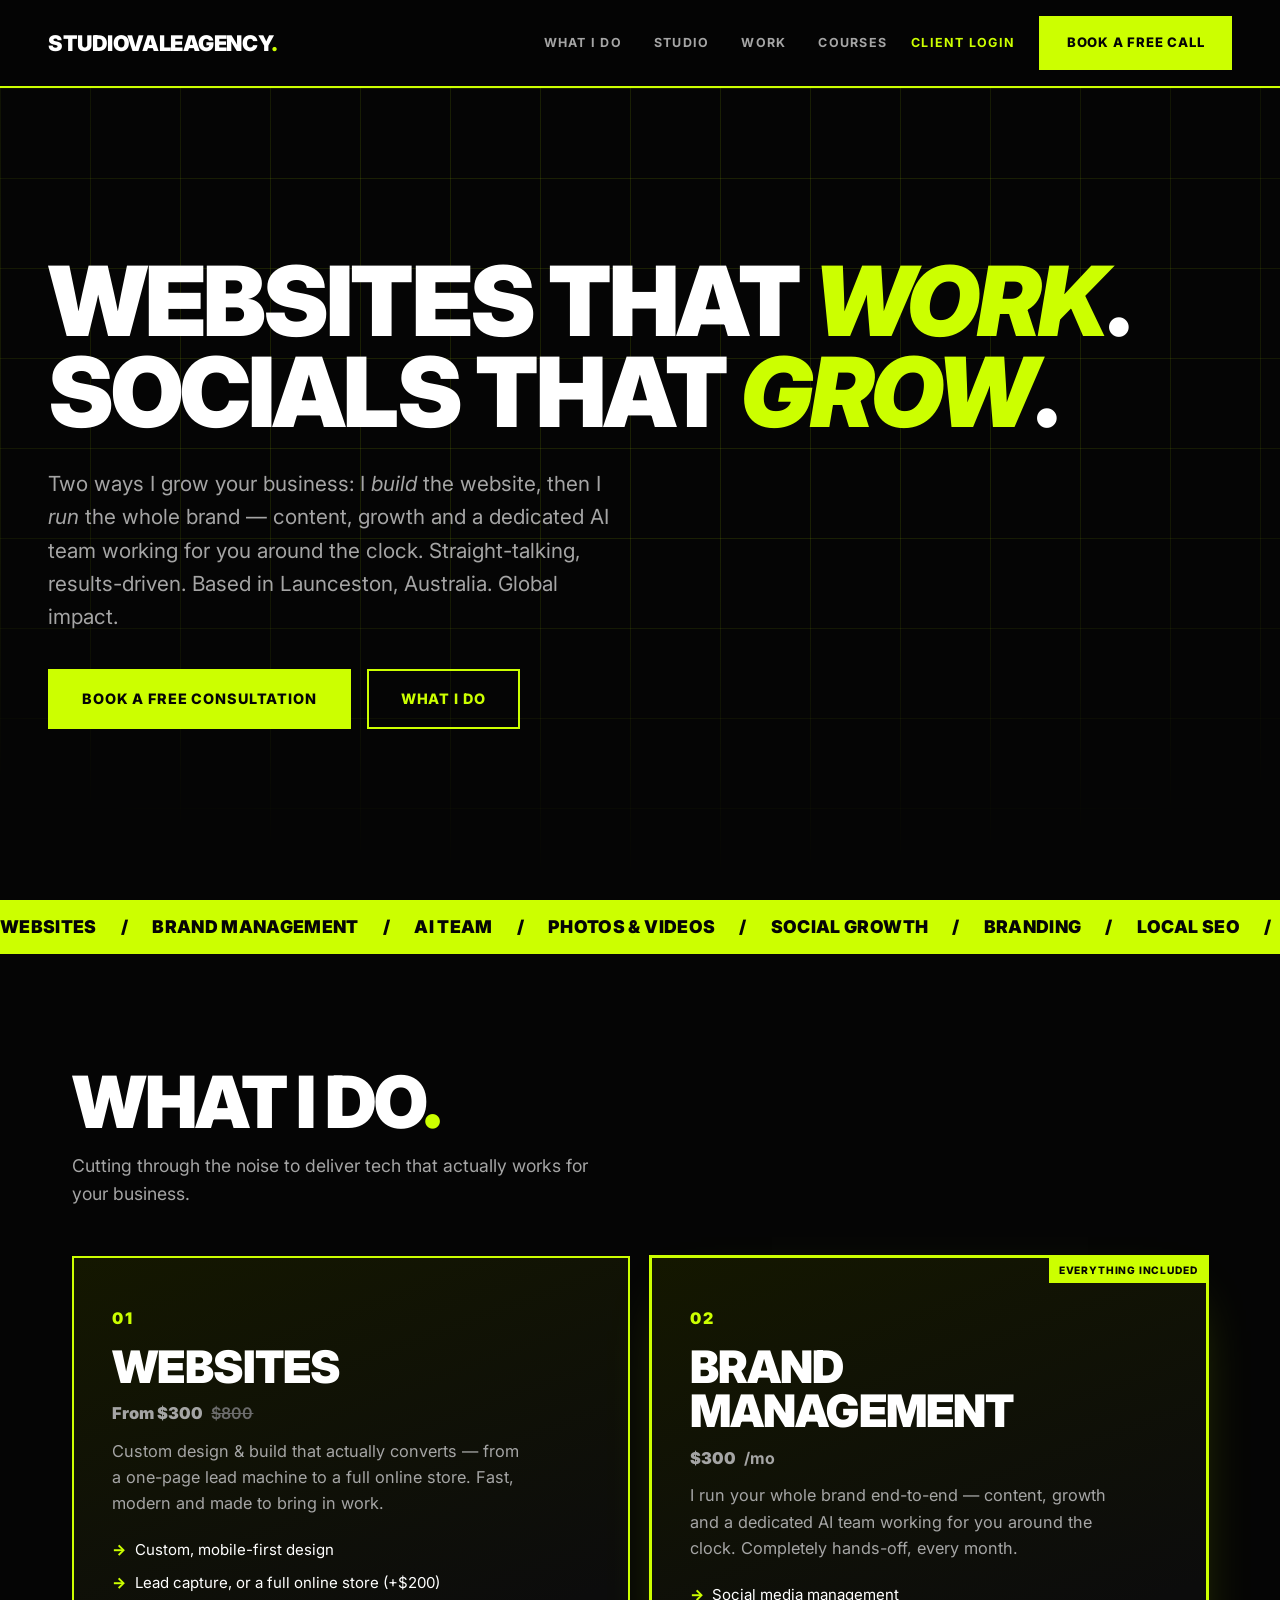
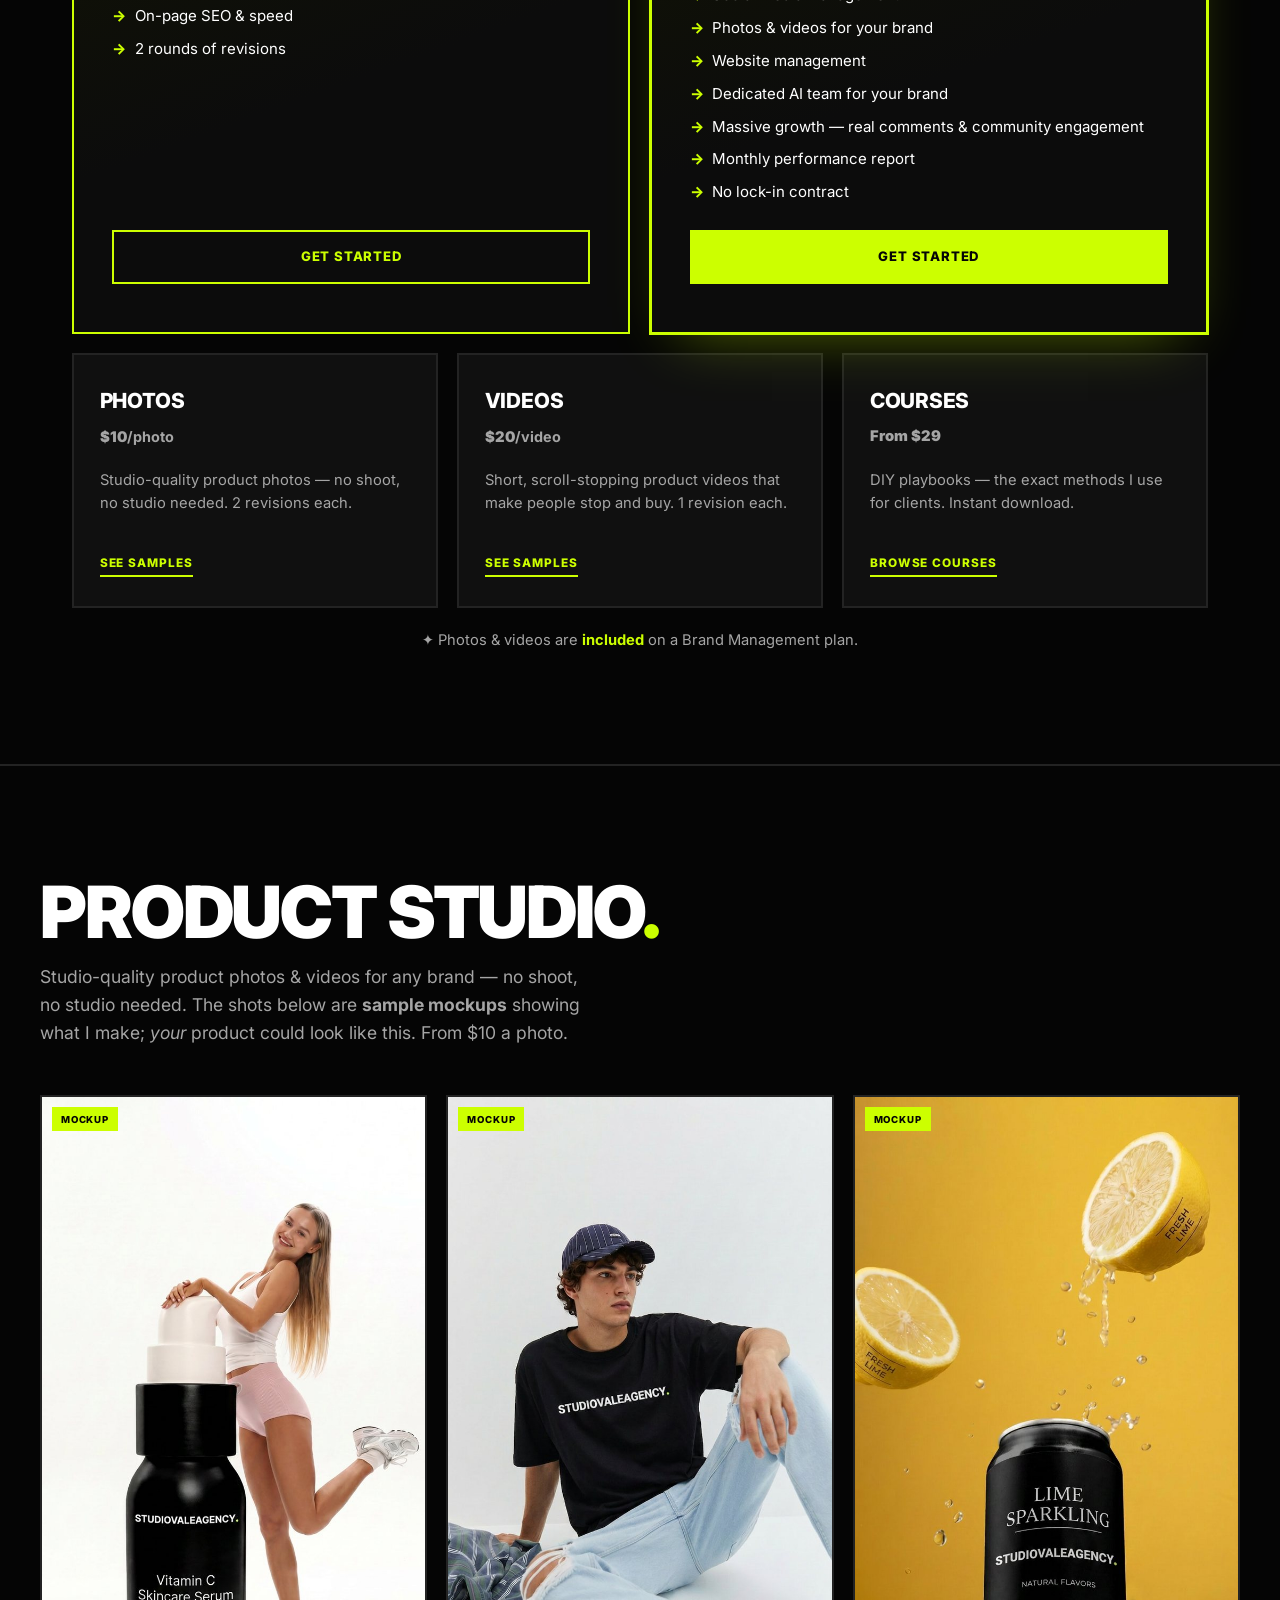
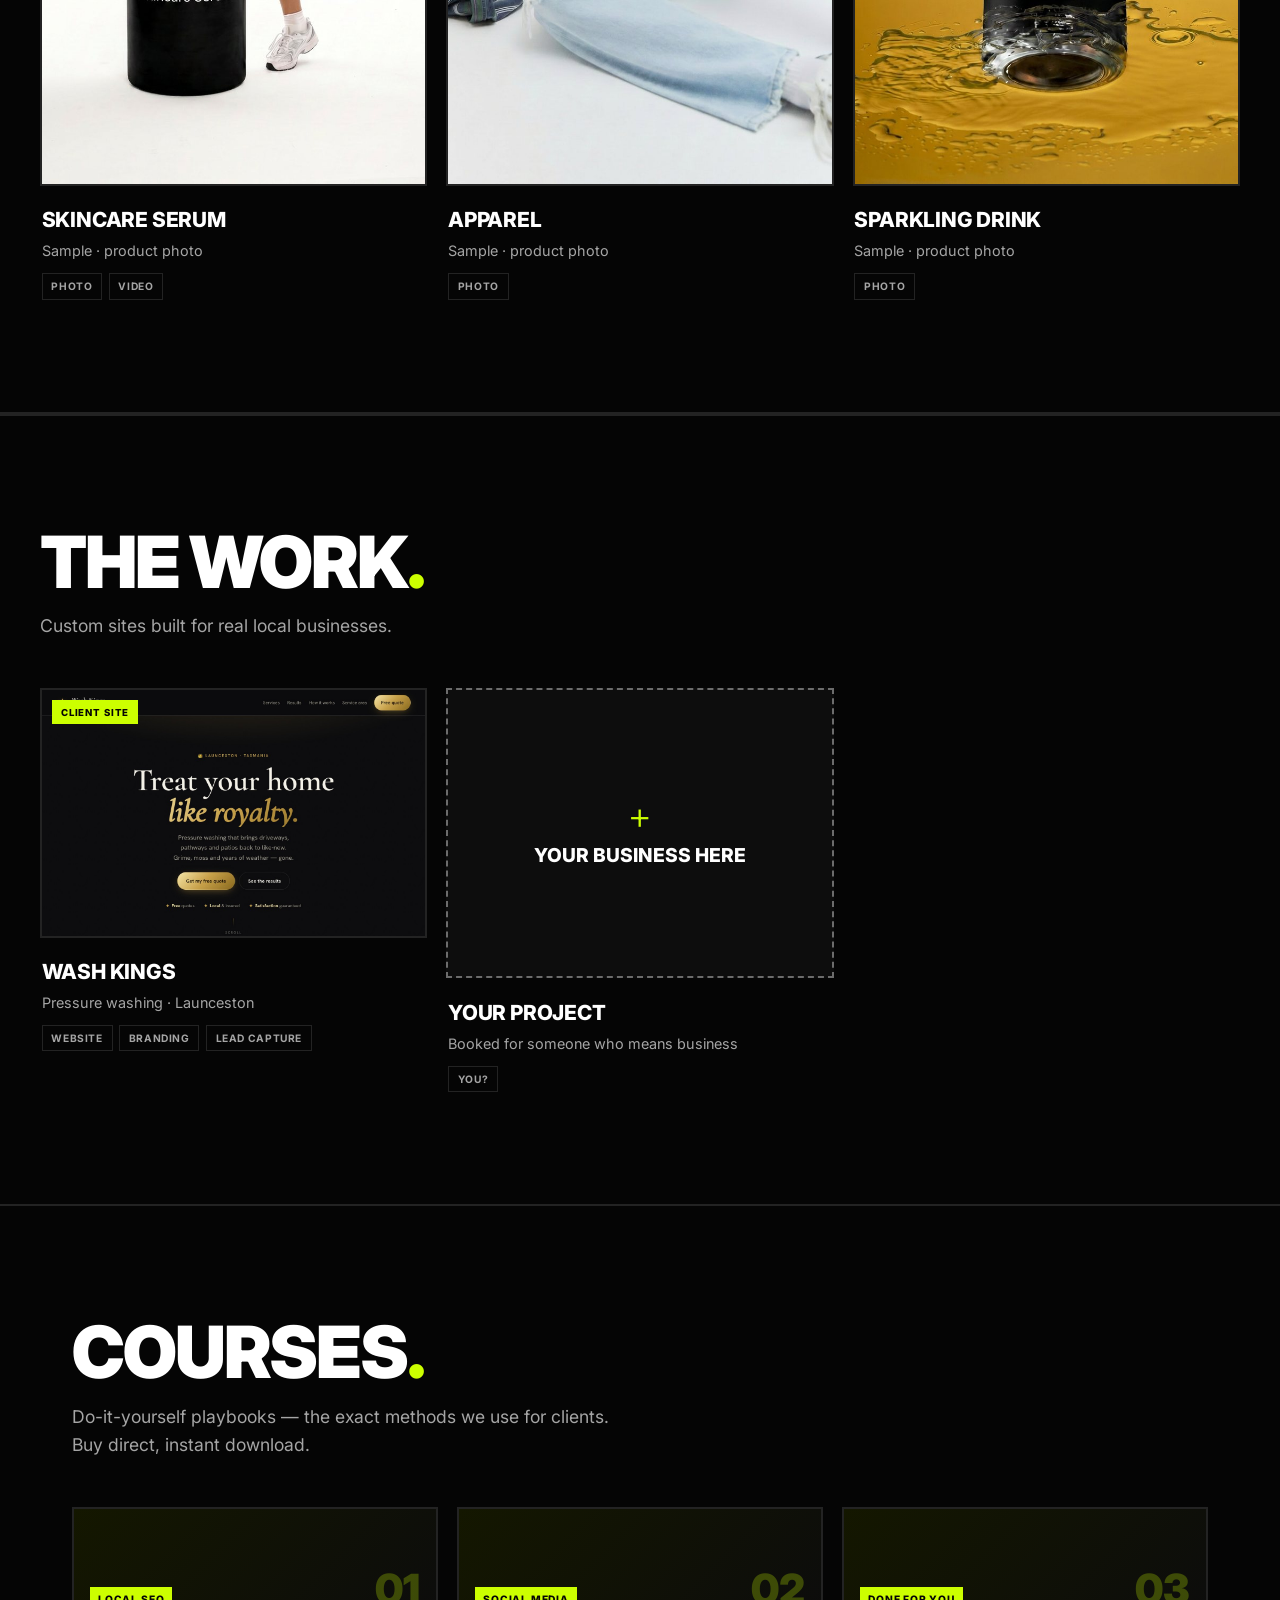
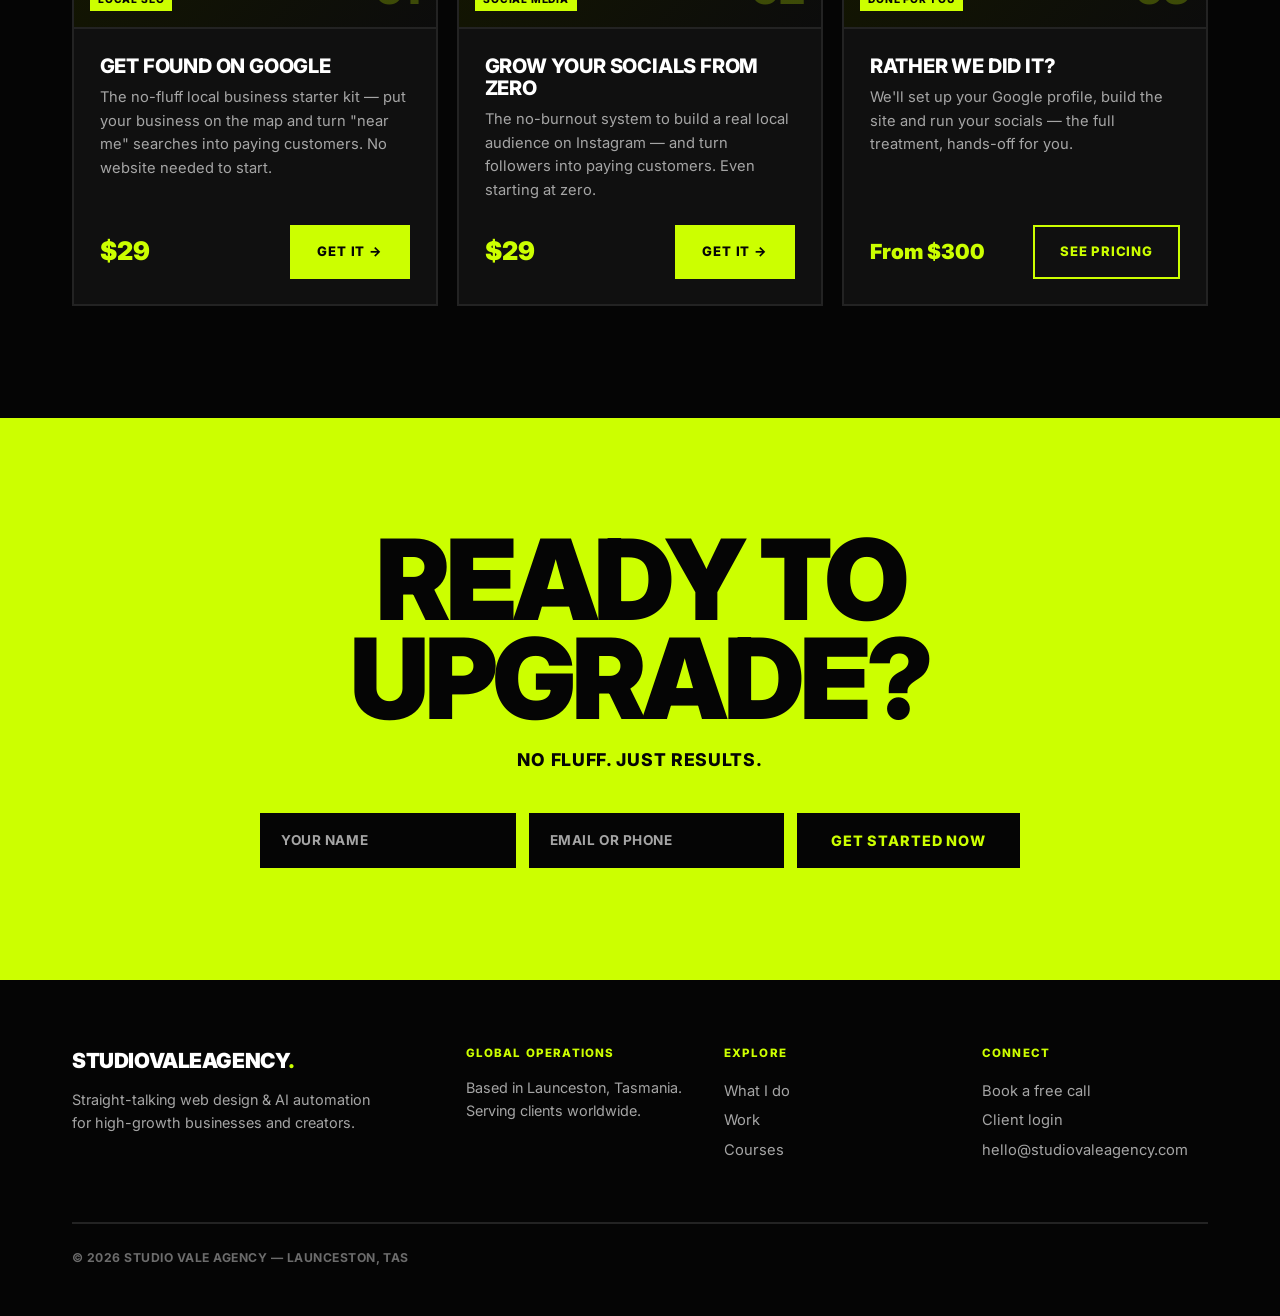
<file: index.html>
<!DOCTYPE html>
<html lang="en">
<head>
  <meta charset="UTF-8" />
  <meta name="viewport" content="width=device-width, initial-scale=1.0" />
  <title>Studio Vale Agency — Grow faster with AI &amp; tech</title>
  <meta name="description" content="Studio Vale Agency — straight-talking, results-driven web design, AI workflows and social media for small businesses, influencers and creators. Based in Launceston, Australia." />
  <meta property="og:title" content="Studio Vale Agency — Grow faster with AI & tech" />
  <meta property="og:description" content="No fluff. Just results. Websites, AI workflows & social media for high-growth businesses and creators." />
  <meta property="og:type" content="website" />

  <link rel="preconnect" href="https://fonts.googleapis.com" />
  <link rel="preconnect" href="https://fonts.gstatic.com" crossorigin />
  <link href="https://fonts.googleapis.com/css2?family=Inter:ital,wght@0,400;0,600;0,700;0,800;0,900;1,800;1,900&display=swap" rel="stylesheet" />
  <link rel="stylesheet" href="styles.css" />
  <link rel="icon" href="data:image/svg+xml,%3Csvg xmlns='http://www.w3.org/2000/svg' viewBox='0 0 32 32'%3E%3Crect width='32' height='32' fill='%23050505'/%3E%3Ctext x='16' y='24' font-size='22' font-weight='900' text-anchor='middle' fill='%23ccff00' font-family='Arial'%3EV%3C/text%3E%3C/svg%3E" />
</head>
<body>

  <!-- ───────────────────────── Header ───────────────────────── -->
  <header class="hdr" id="top">
    <a class="wordmark" href="#top">STUDIOVALEAGENCY<span class="dot">.</span></a>
    <nav class="nav" aria-label="Primary">
      <a href="#services">What I do</a>
      <a href="#product-studio">Studio</a>
      <a href="#work">Work</a>
      <a href="#courses">Courses</a>
    </nav>
    <a href="clients.html" class="hdr__login">Client login</a>
    <a class="btn btn--lime hdr__cta" href="book.html">Book a free call</a>
    <button class="nav-toggle" aria-label="Open menu" aria-expanded="false"><span></span><span></span></button>
  </header>

  <!-- ───────────────────────── Hero ───────────────────────── -->
  <section class="hero">
    <div class="hero__grid" aria-hidden="true"></div>
    <div class="hero__inner">
      <h1 class="hero__title reveal">
        Websites that <em>Work</em>.<br/>Socials that <em>Grow</em>.
      </h1>
      <p class="hero__lede reveal" data-d="1">
        Two ways I grow your business: I <em>build</em> the website, then I <em>run</em>
        the whole brand — content, growth and a dedicated AI team working for you around the
        clock. Straight-talking, results-driven. Based in Launceston, Australia. Global impact.
      </p>
      <div class="hero__actions reveal" data-d="2">
        <a class="btn btn--lime btn--lg" href="book.html">Book a free consultation</a>
        <a class="btn btn--outline btn--lg" href="#services">What I do</a>
      </div>
    </div>
  </section>

  <!-- ───────────────────── Marquee ───────────────────── -->
  <div class="marquee" aria-hidden="true">
    <div class="marquee__track">
      <div class="marquee__group">
        <span>Websites</span><b>/</b><span>Brand Management</span><b>/</b><span>AI Team</span><b>/</b><span>Photos &amp; Videos</span><b>/</b><span>Social Growth</span><b>/</b><span>Branding</span><b>/</b><span>Local SEO</span><b>/</b><span>Courses</span><b>/</b><span>Websites</span><b>/</b><span>Brand Management</span><b>/</b><span>AI Team</span><b>/</b><span>Photos &amp; Videos</span><b>/</b><span>Social Growth</span><b>/</b><span>Branding</span><b>/</b><span>Local SEO</span><b>/</b><span>Courses</span><b>/</b>
      </div>
      <div class="marquee__group">
        <span>Websites</span><b>/</b><span>Brand Management</span><b>/</b><span>AI Team</span><b>/</b><span>Photos &amp; Videos</span><b>/</b><span>Social Growth</span><b>/</b><span>Branding</span><b>/</b><span>Local SEO</span><b>/</b><span>Courses</span><b>/</b><span>Websites</span><b>/</b><span>Brand Management</span><b>/</b><span>AI Team</span><b>/</b><span>Photos &amp; Videos</span><b>/</b><span>Social Growth</span><b>/</b><span>Branding</span><b>/</b><span>Local SEO</span><b>/</b><span>Courses</span><b>/</b>
      </div>
    </div>
  </div>

  <!-- ───────────────────────── Services ───────────────────────── -->
  <section class="section" id="services">
    <div class="section__head">
      <h2 class="section__title">What I do<span class="lime">.</span></h2>
      <p class="section__sub">Cutting through the noise to deliver tech that actually works for your business.</p>
    </div>

    <!-- Two flagship pillars — build it, then run it (pricing baked in) -->
    <div class="pillars">
      <article class="pillar">
        <span class="pillar__no">01</span>
        <h3>Websites</h3>
        <p class="pillar__price">From $300 <s>$800</s></p>
        <p>Custom design &amp; build that actually converts — from a one-page lead machine to a full online store. Fast, modern and made to bring in work.</p>
        <ul class="pillar__list">
          <li>Custom, mobile-first design</li>
          <li>Lead capture, or a full online store (+$200)</li>
          <li>On-page SEO &amp; speed</li>
          <li>2 rounds of revisions</li>
        </ul>
        <a class="btn btn--outline btn--block" href="#contact">Get started</a>
      </article>
      <article class="pillar pillar--feature">
        <span class="pillar__badge">Everything included</span>
        <span class="pillar__no">02</span>
        <h3>Brand Management</h3>
        <p class="pillar__price">$300<span class="per">/mo</span></p>
        <p>I run your whole brand end-to-end — content, growth and a dedicated AI team working for you around the clock. Completely hands-off, every month.</p>
        <ul class="pillar__list">
          <li>Social media management</li>
          <li>Photos &amp; videos for your brand</li>
          <li>Website management</li>
          <li>Dedicated AI team for your brand</li>
          <li>Massive growth — real comments &amp; community engagement</li>
          <li>Monthly performance report</li>
          <li>No lock-in contract</li>
        </ul>
        <a class="btn btn--lime btn--block" href="#contact">Get started</a>
      </article>
    </div>

    <!-- À la carte: photos, videos, courses -->
    <div class="tiers">
      <article class="tier">
        <h3>Photos</h3>
        <p class="tier__price">$10<small>/photo</small></p>
        <p>Studio-quality product photos — no shoot, no studio needed. 2 revisions each.</p>
        <a class="learn" href="#product-studio">See samples</a>
      </article>
      <article class="tier">
        <h3>Videos</h3>
        <p class="tier__price">$20<small>/video</small></p>
        <p>Short, scroll-stopping product videos that make people stop and buy. 1 revision each.</p>
        <a class="learn" href="#product-studio">See samples</a>
      </article>
      <article class="tier">
        <h3>Courses</h3>
        <p class="tier__price">From $29</p>
        <p>DIY playbooks — the exact methods I use for clients. Instant download.</p>
        <a class="learn" href="#courses">Browse courses</a>
      </article>
    </div>
    <p class="addons__note">✦ Photos &amp; videos are <strong>included</strong> on a Brand Management plan.</p>
  </section>

  <!-- ───────────────────────── Work ───────────────────────── -->
  <!-- ───────────────────────── Product Studio (mockups / samples) ───────────────────────── -->
  <section class="section section--bordered" id="product-studio">
    <div class="section__head">
      <h2 class="section__title">Product studio<span class="lime">.</span></h2>
      <p class="section__sub">Studio-quality product photos &amp; videos for any brand — no shoot, no studio needed. The shots below are <strong>sample mockups</strong> showing what I make; <em>your</em> product could look like this. From $10 a photo.</p>
    </div>
    <div class="work">
      <article class="proj">
        <a class="proj__thumb proj__thumb--photo" href="#services">
          <span class="proj__badge">Mockup</span>
          <img src="mockups/serum-mockup.jpg" alt="Sample product photo — skincare serum" loading="lazy" />
          <span class="proj__live">$10/photo →</span>
        </a>
        <div class="proj__meta">
          <h3>Skincare Serum</h3>
          <p>Sample · product photo</p>
          <ul class="tags"><li>Photo</li><li>Video</li></ul>
        </div>
      </article>

      <article class="proj">
        <a class="proj__thumb proj__thumb--photo" href="#services">
          <span class="proj__badge">Mockup</span>
          <img src="mockups/apparel-mockup.jpg" alt="Sample product photo — branded apparel" loading="lazy" style="object-position:center 30%" />
          <span class="proj__live">$10/photo →</span>
        </a>
        <div class="proj__meta">
          <h3>Apparel</h3>
          <p>Sample · product photo</p>
          <ul class="tags"><li>Photo</li></ul>
        </div>
      </article>

      <article class="proj">
        <a class="proj__thumb proj__thumb--photo" href="#services">
          <span class="proj__badge">Mockup</span>
          <img src="mockups/drink-mockup.jpg" alt="Sample product photo — sparkling drink can" loading="lazy" style="object-position:center 46%" />
          <span class="proj__live">$10/photo →</span>
        </a>
        <div class="proj__meta">
          <h3>Sparkling Drink</h3>
          <p>Sample · product photo</p>
          <ul class="tags"><li>Photo</li></ul>
        </div>
      </article>
    </div>
  </section>

  <!-- ───────────────────────── The Work ───────────────────────── -->
  <section class="section section--bordered" id="work">
    <div class="section__head">
      <h2 class="section__title">The work<span class="lime">.</span></h2>
      <p class="section__sub">Custom sites built for real local businesses.</p>
    </div>

    <div class="work">
      <article class="proj">
        <div class="proj__thumb proj__thumb--photo proj__thumb--shot">
          <span class="proj__badge">Client site</span>
          <img src="mockups/wash-kings-live.jpg" alt="Wash Kings — pressure washing website designed and built by Studio Vale Agency" loading="lazy" />
        </div>
        <div class="proj__meta">
          <h3>Wash Kings</h3>
          <p>Pressure washing · Launceston</p>
          <ul class="tags"><li>Website</li><li>Branding</li><li>Lead capture</li></ul>
        </div>
      </article>

      <article class="proj">
        <a class="proj__thumb proj__thumb--cta" href="#contact">
          <span class="cta__plus">+</span>
          <span class="cta__txt">Your business here</span>
          <span class="proj__live">Let's talk ↗</span>
        </a>
        <div class="proj__meta">
          <h3>Your project</h3>
          <p>Booked for someone who means business</p>
          <ul class="tags"><li>You?</li></ul>
        </div>
      </article>
    </div>
  </section>

  <!-- ───────────────────────── Courses ───────────────────────── -->
  <!-- Each course links to its Gumroad product page. To use Gumroad's
       overlay checkout instead of a new tab: add class="gumroad-button"
       to the link and uncomment the gumroad.js script before </body>. -->
  <section class="section" id="courses">
    <div class="section__head">
      <h2 class="section__title">Courses<span class="lime">.</span></h2>
      <p class="section__sub">Do-it-yourself playbooks — the exact methods we use for clients. Buy direct, instant download.</p>
    </div>

    <div class="courses">
      <!-- REAL course. Buy button currently points to #contact. To make it instant
           checkout: create a Stripe Payment Link, set its success_url to
           https://studio-vale-courses.harris971719.workers.dev/download?session_id={CHECKOUT_SESSION_ID}
           then replace href="#contact" below with the Payment Link URL. -->
      <article class="course">
        <div class="course__top"><span class="course__tag">Local SEO</span><span class="course__no">01</span></div>
        <div class="course__body">
          <h3>Get Found on Google</h3>
          <p>The no-fluff local business starter kit — put your business on the map and turn "near me" searches into paying customers. No website needed to start.</p>
          <div class="course__foot">
            <span class="course__price">$29</span>
            <a class="btn btn--lime" href="https://buy.stripe.com/8x228leZ91Rh2aK24I18c04">Get it →</a>
          </div>
        </div>
      </article>

      <!-- Course 2. Same wiring note as above: swap href="#contact" for the Stripe Payment Link. -->
      <article class="course">
        <div class="course__top"><span class="course__tag">Social media</span><span class="course__no">02</span></div>
        <div class="course__body">
          <h3>Grow Your Socials From Zero</h3>
          <p>The no-burnout system to build a real local audience on Instagram — and turn followers into paying customers. Even starting at zero.</p>
          <div class="course__foot">
            <span class="course__price">$29</span>
            <a class="btn btn--lime" href="https://buy.stripe.com/bJeeV7bMX67xaHg6kY18c05">Get it →</a>
          </div>
        </div>
      </article>

      <article class="course">
        <div class="course__top"><span class="course__tag">Done for you</span><span class="course__no">03</span></div>
        <div class="course__body">
          <h3>Rather we did it?</h3>
          <p>We'll set up your Google profile, build the site and run your socials — the full treatment, hands-off for you.</p>
          <div class="course__foot">
            <span class="course__price" style="font-size:1.3rem">From $300</span>
            <a class="btn btn--outline" href="#services">See pricing</a>
          </div>
        </div>
      </article>
    </div>
  </section>

  <!-- ───────────────────────── CTA block ───────────────────────── -->
  <section class="upgrade" id="contact">
    <h2 class="upgrade__title">Ready to<br/>Upgrade?</h2>
    <p class="upgrade__sub">No fluff. Just results.</p>
    <form class="upgrade__form" id="contact-form" novalidate>
      <input id="name" type="text" placeholder="YOUR NAME" required />
      <input id="email" type="text" placeholder="EMAIL OR PHONE" required />
      <button class="btn btn--ink btn--lg" type="submit">Get started now</button>
    </form>
    <p class="upgrade__ok" id="contact-ok" hidden>Got it — this is a demo form. Wire it to hello@studiovaleagency.com to go live.</p>
  </section>

  <!-- ───────────────────────── Footer ───────────────────────── -->
  <footer class="footer">
    <div class="footer__brand">
      <span class="wordmark wordmark--sm">STUDIOVALEAGENCY<span class="dot">.</span></span>
      <p>Straight-talking web design &amp; AI automation for high-growth businesses and creators.</p>
    </div>
    <div class="footer__col">
      <h4>Global Operations</h4>
      <p>Based in Launceston, Tasmania.<br/>Serving clients worldwide.</p>
    </div>
    <div class="footer__col">
      <h4>Explore</h4>
      <a href="#services">What I do</a>
      <a href="#work">Work</a>
      <a href="#courses">Courses</a>
    </div>
    <div class="footer__col">
      <h4>Connect</h4>
      <a href="book.html">Book a free call</a>
      <a href="clients.html">Client login</a>
      <a href="mailto:hello@studiovaleagency.com">hello@studiovaleagency.com</a>
    </div>
    <p class="footer__legal">© <span id="year"></span> Studio Vale Agency — Launceston, TAS</p>
  </footer>

  <script src="script.js"></script>
</body>
</html>
</file>
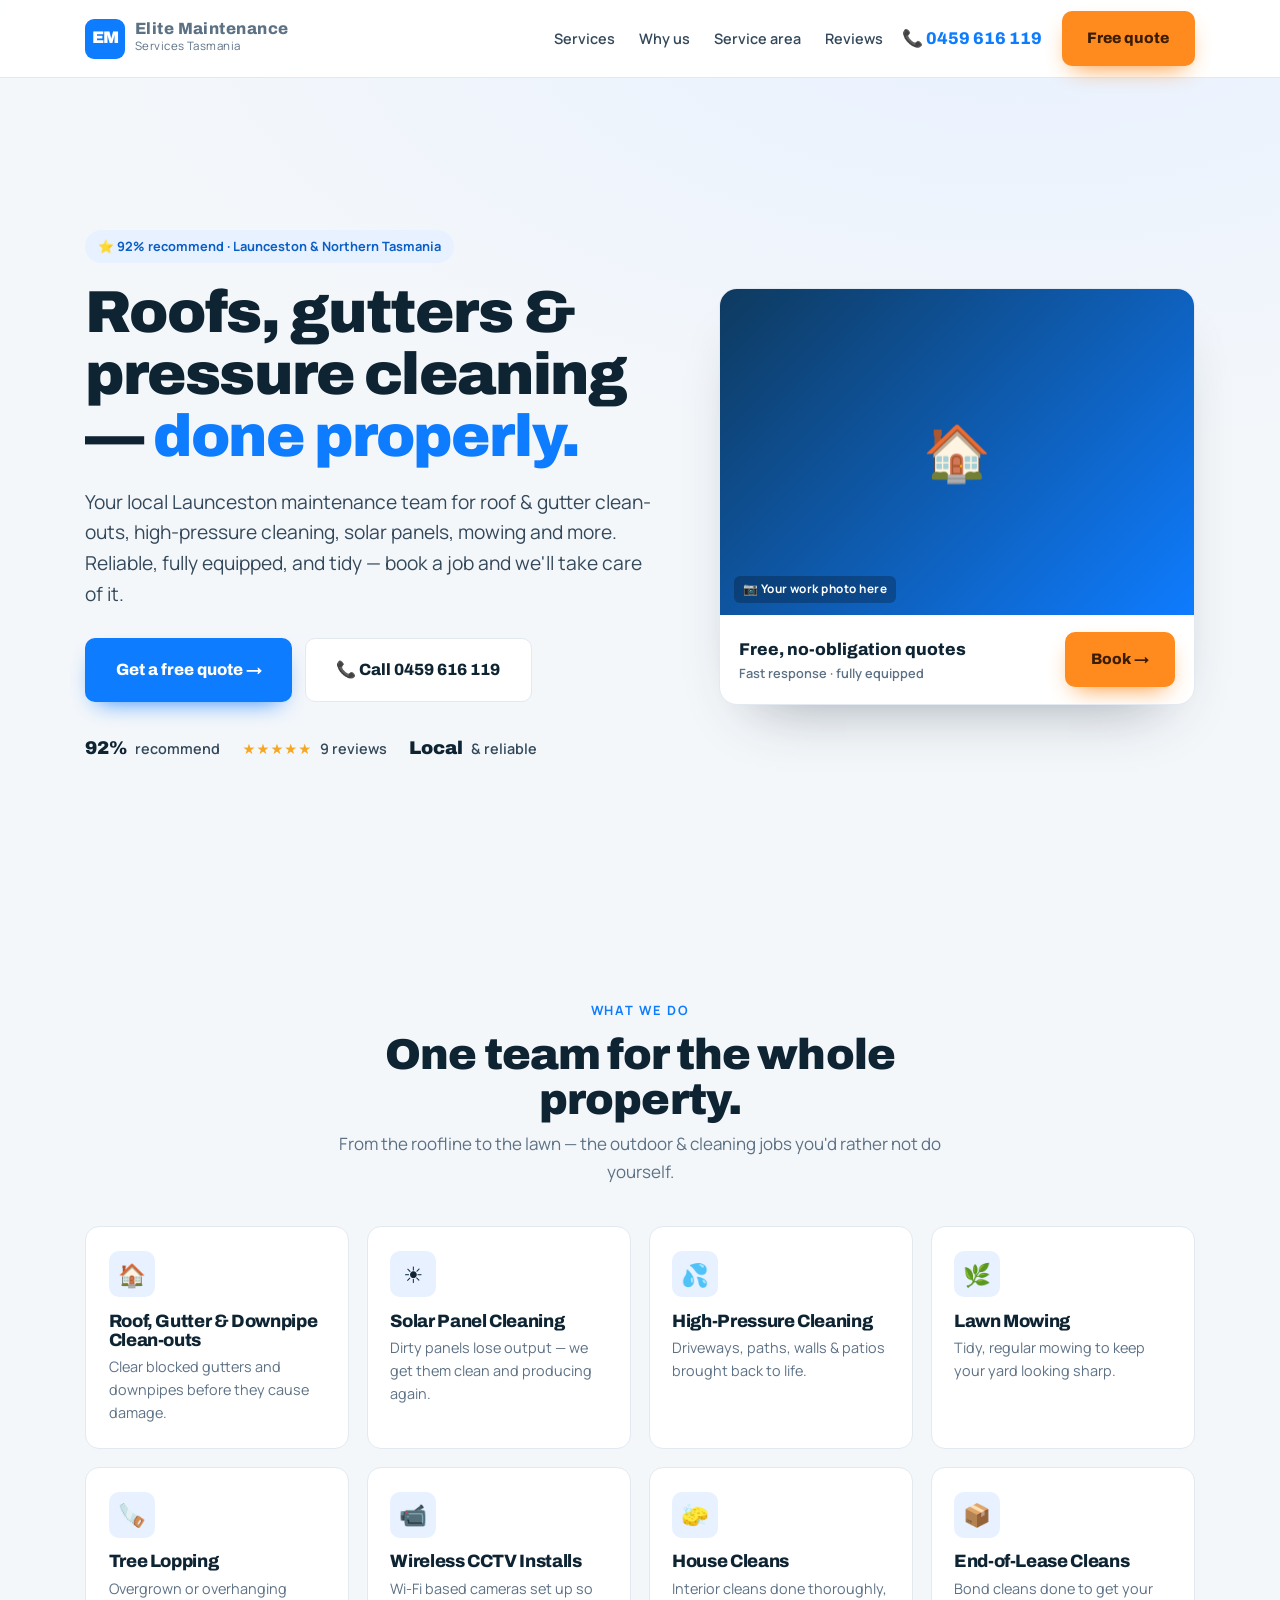
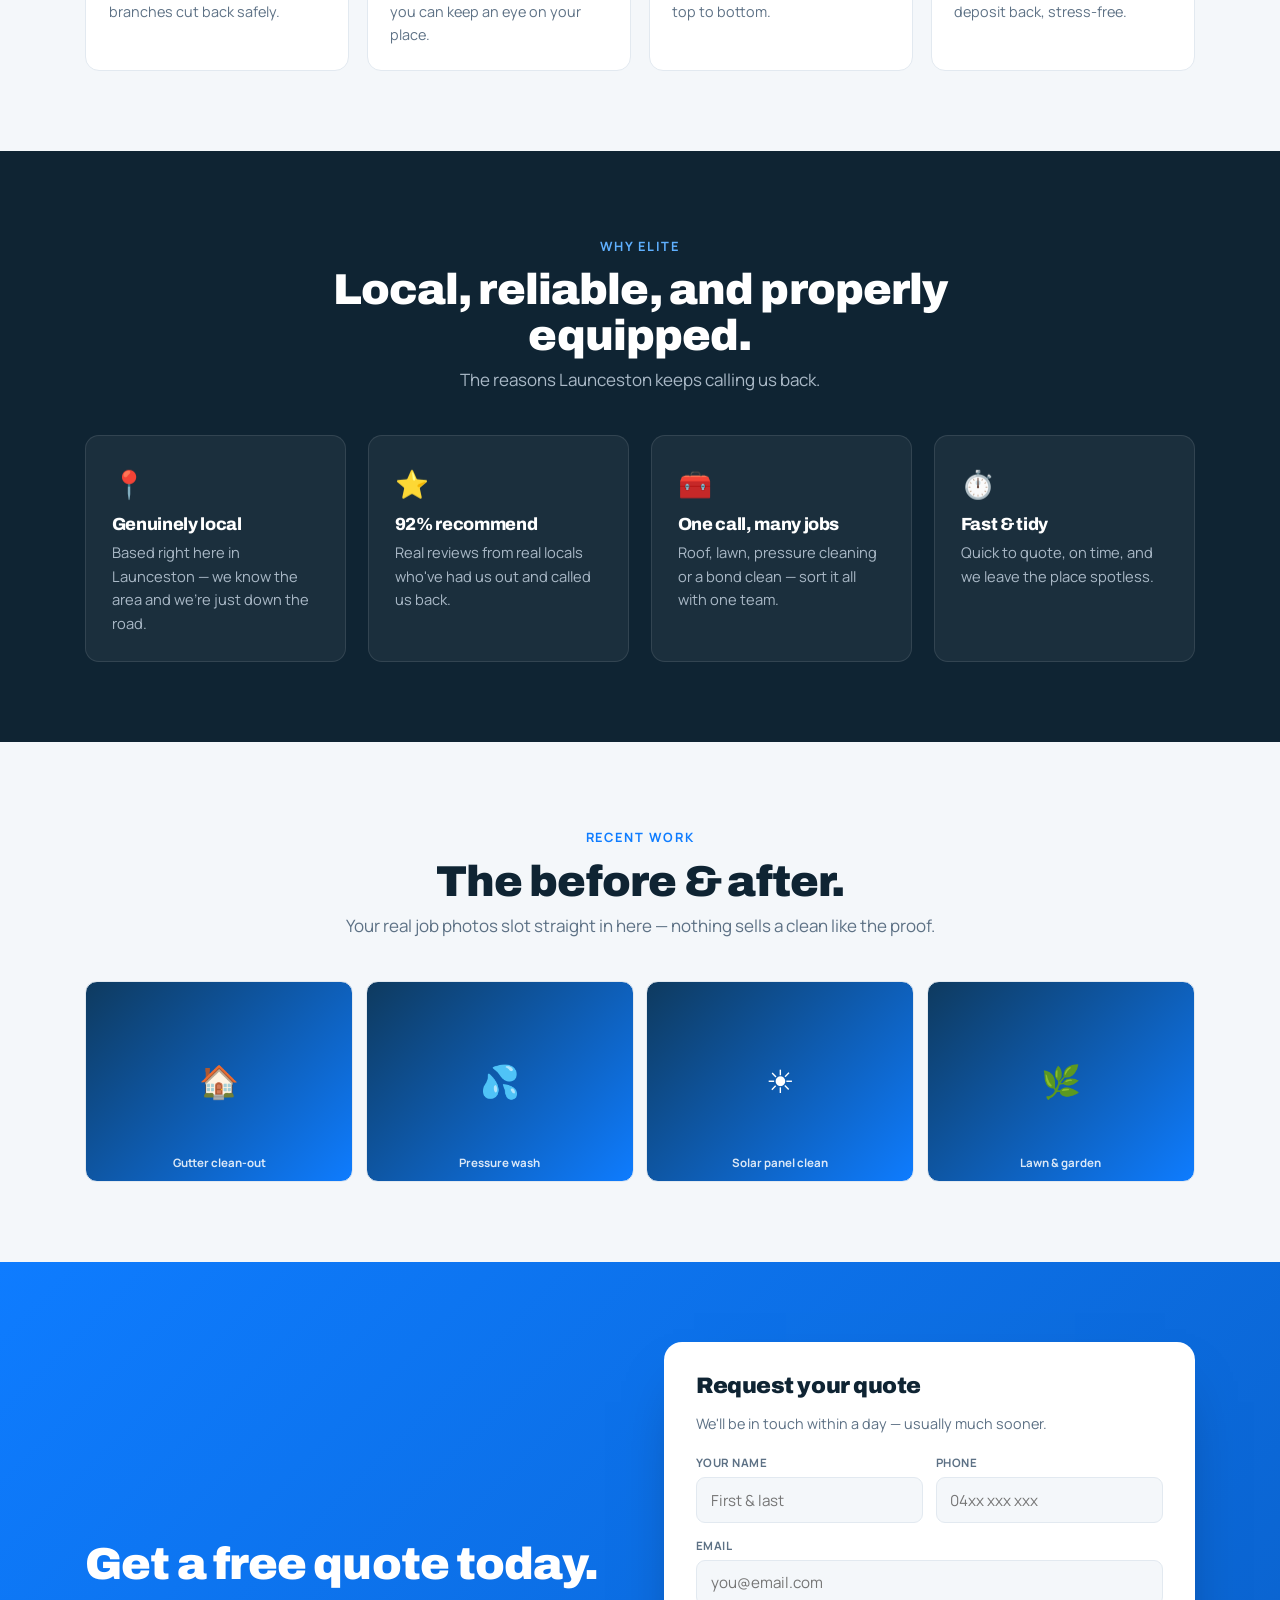
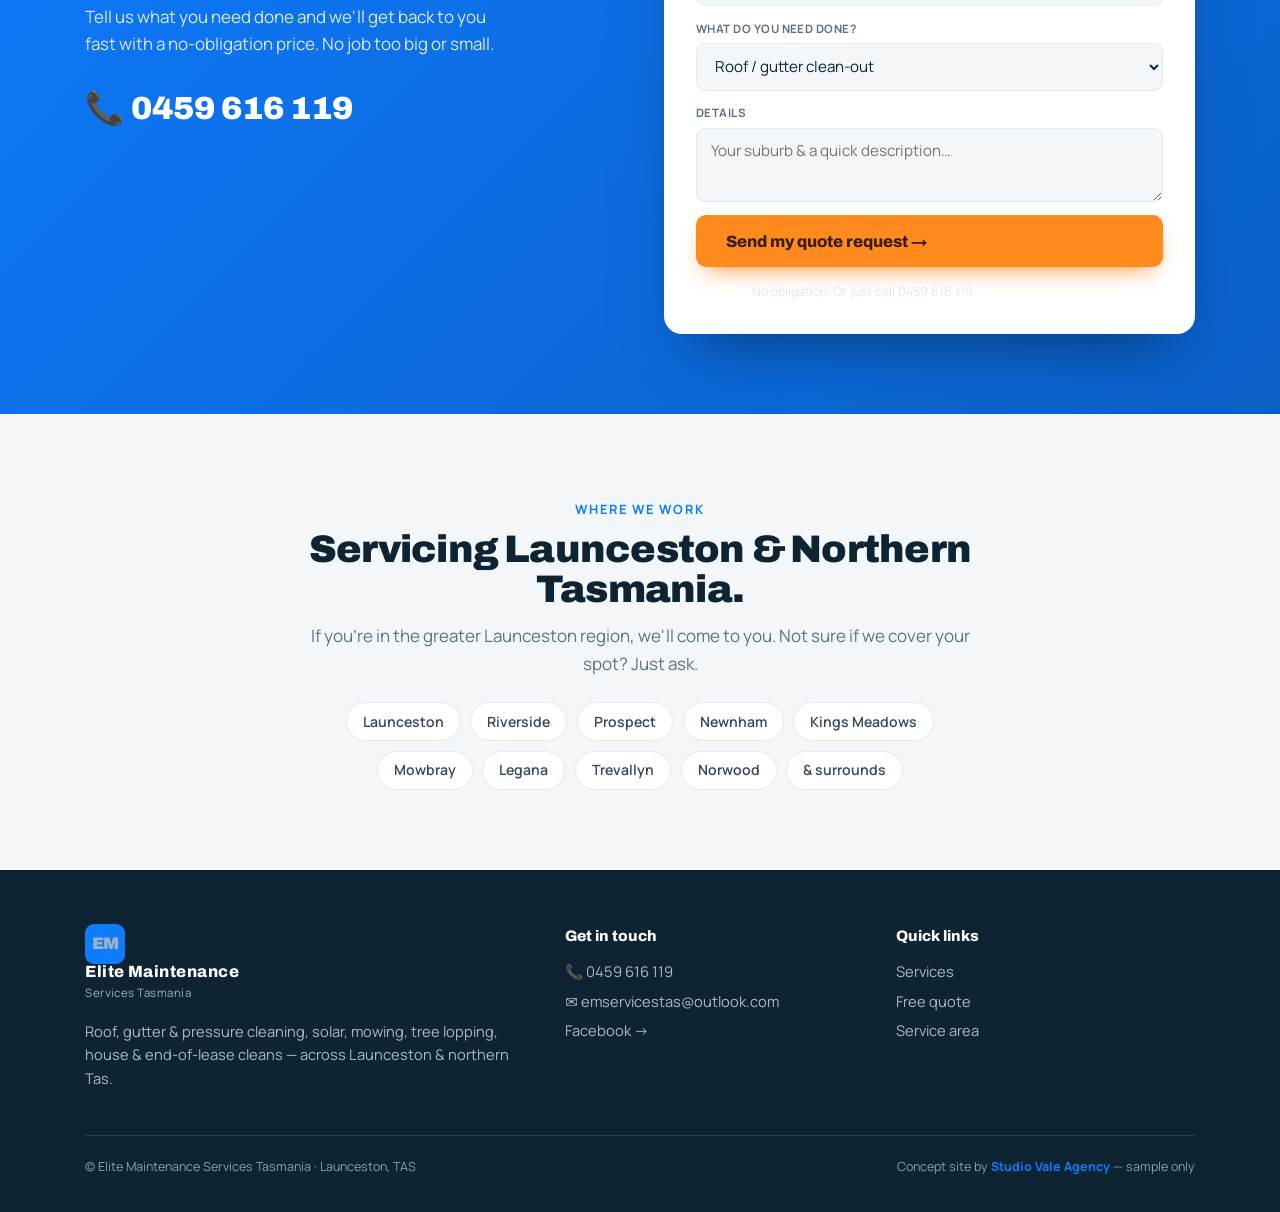
<file: samples/elite-maintenance/index.html>
<!DOCTYPE html>
<html lang="en">
<head>
<meta charset="UTF-8" />
<meta name="viewport" content="width=device-width, initial-scale=1.0" />
<title>Elite Maintenance Services Tasmania — Roof, Gutter &amp; Pressure Cleaning | Launceston</title>
<meta name="description" content="Elite Maintenance Services Tasmania — roof, gutter & downpipe cleaning, solar panel cleaning, high-pressure cleaning, lawn mowing, tree lopping & end-of-lease cleans across Launceston & northern Tasmania. Free quotes. Call 0459 616 119." />
<meta property="og:title" content="Elite Maintenance Services Tasmania — Launceston" />
<meta property="og:description" content="Roof, gutter & pressure cleaning, solar, mowing & more across Launceston. 92% recommended. Free quotes — call 0459 616 119." />
<meta property="og:type" content="website" />
<link rel="preconnect" href="https://fonts.googleapis.com" />
<link rel="preconnect" href="https://fonts.gstatic.com" crossorigin />
<link href="https://fonts.googleapis.com/css2?family=Archivo:wght@500;600;700;800;900&family=Manrope:wght@400;500;600;700&display=swap" rel="stylesheet" />
<link rel="icon" href="data:image/svg+xml,%3Csvg xmlns='http://www.w3.org/2000/svg' viewBox='0 0 32 32'%3E%3Crect width='32' height='32' rx='6' fill='%230e7cff'/%3E%3Ctext x='16' y='22' font-size='15' font-weight='900' text-anchor='middle' fill='white' font-family='Arial'%3EEM%3C/text%3E%3C/svg%3E" />
<style>
  :root{
    --ink:#0f2433;          /* deep slate text */
    --ink-2:#33485a;
    --muted:#5d7185;
    --accent:#0e7cff;       /* trustworthy trade blue — SWAP to their real brand colour */
    --accent-dk:#0a5fc6;
    --accent-soft:#e8f1ff;
    --cta:#ff8a1e;          /* warm "free quote" pop */
    --bg:#f4f7fa;
    --white:#ffffff;
    --line:#e2e9f0;
    --ok:#1ba85f;
    --maxw:1180px;
    --fd:'Archivo',system-ui,sans-serif;
    --fb:'Manrope',system-ui,sans-serif;
  }
  *{box-sizing:border-box;margin:0;padding:0}
  html{scroll-behavior:smooth}
  body{font-family:var(--fb);color:var(--ink);background:var(--bg);font-size:17px;line-height:1.6;-webkit-font-smoothing:antialiased}
  a{color:inherit;text-decoration:none}
  .wrap{max-width:var(--maxw);margin:0 auto;padding:0 clamp(1.1rem,4vw,2.2rem)}
  h1,h2,h3{font-family:var(--fd);line-height:1.05;letter-spacing:-.02em}
  .btn{display:inline-flex;align-items:center;gap:.5rem;font-family:var(--fd);font-weight:800;font-size:.95rem;
    padding:.95rem 1.6rem;border-radius:10px;cursor:pointer;border:0;transition:transform .15s,box-shadow .15s,background .2s}
  .btn--cta{background:var(--cta);color:#3a1c00;box-shadow:0 10px 24px -10px var(--cta)}
  .btn--cta:hover{transform:translateY(-2px)}
  .btn--accent{background:var(--accent);color:#fff;box-shadow:0 10px 24px -12px var(--accent)}
  .btn--accent:hover{transform:translateY(-2px);background:var(--accent-dk)}
  .btn--ghost{background:#fff;color:var(--ink);border:1.5px solid var(--line)}
  .btn--ghost:hover{border-color:var(--accent);color:var(--accent)}
  .btn--lg{padding:1.1rem 1.9rem;font-size:1.02rem}

  /* Header */
  .hdr{position:sticky;top:0;z-index:60;background:rgba(255,255,255,.92);backdrop-filter:blur(10px);border-bottom:1px solid var(--line)}
  .hdr .wrap{display:flex;align-items:center;gap:1.2rem;padding:.7rem clamp(1.1rem,4vw,2.2rem)}
  .logo{display:flex;align-items:center;gap:.6rem;margin-right:auto}
  .logo .mark{width:40px;height:40px;border-radius:9px;background:var(--accent);color:#fff;display:grid;place-items:center;
    font-family:var(--fd);font-weight:900;font-size:1.05rem;letter-spacing:-.03em}
  .logo b{font-family:var(--fd);font-weight:800;font-size:1.02rem;line-height:1;display:block}
  .logo span{font-size:.72rem;color:var(--muted);letter-spacing:.04em}
  .hdr nav{display:flex;gap:1.5rem}
  .hdr nav a{font-weight:600;font-size:.9rem;color:var(--ink-2)}
  .hdr nav a:hover{color:var(--accent)}
  .hdr .phone{font-family:var(--fd);font-weight:800;color:var(--ink);white-space:nowrap}
  .hdr .phone span{color:var(--accent)}
  .toggle{display:none;flex-direction:column;gap:5px;background:none;border:0;cursor:pointer;padding:6px}
  .toggle span{width:24px;height:2px;background:var(--accent);display:block}

  /* Hero */
  .hero{position:relative;overflow:hidden;background:
    radial-gradient(120% 90% at 80% -10%, var(--accent-soft), transparent 60%), var(--bg)}
  .hero .wrap{display:grid;grid-template-columns:1.1fr .9fr;gap:clamp(1.5rem,4vw,3.2rem);align-items:center;
    padding:clamp(2.6rem,6vw,4.5rem) clamp(1.1rem,4vw,2.2rem)}
  .chip{display:inline-flex;align-items:center;gap:.45rem;background:var(--accent-soft);color:var(--accent-dk);
    font-weight:700;font-size:.8rem;padding:.4rem .8rem;border-radius:999px;margin-bottom:1.1rem}
  .hero h1{font-size:clamp(2.3rem,5vw,3.7rem);font-weight:900}
  .hero h1 .u{color:var(--accent)}
  .hero p.lede{margin:1.2rem 0 1.8rem;font-size:clamp(1.05rem,1.6vw,1.2rem);color:var(--ink-2);max-width:48ch}
  .hero-cta{display:flex;flex-wrap:wrap;gap:.8rem}
  .trust{display:flex;flex-wrap:wrap;gap:1.4rem;margin-top:2rem}
  .trust div{display:flex;align-items:center;gap:.5rem;font-weight:600;font-size:.9rem;color:var(--ink-2)}
  .trust .n{font-family:var(--fd);font-weight:900;color:var(--ink);font-size:1.15rem}
  .stars{color:#f5a623;letter-spacing:1px}
  /* hero card */
  .hero-card{background:var(--white);border:1px solid var(--line);border-radius:18px;box-shadow:0 30px 60px -36px rgba(15,36,51,.45);overflow:hidden}
  .hero-card .top{aspect-ratio:16/11;background:
    linear-gradient(135deg,#0e3a5f,#0e7cff);display:grid;place-items:center;color:#fff;position:relative}
  .hero-card .top .ic{font-size:3.4rem}
  .hero-card .top .ph{position:absolute;bottom:.7rem;left:.9rem;font-size:.74rem;font-weight:700;letter-spacing:.04em;
    background:rgba(0,0,0,.25);padding:.25rem .55rem;border-radius:6px}
  .hero-card .bot{padding:1.1rem 1.2rem;display:flex;align-items:center;justify-content:space-between;gap:1rem}
  .hero-card .bot b{font-family:var(--fd);font-weight:800}
  .hero-card .bot small{color:var(--muted);display:block;font-size:.8rem;font-weight:600}

  /* Services */
  section{padding:clamp(3rem,7vw,5rem) 0}
  .shead{max-width:640px;margin:0 auto 2.6rem;text-align:center}
  .shead .eyebrow{font-weight:700;font-size:.8rem;letter-spacing:.14em;text-transform:uppercase;color:var(--accent)}
  .shead h2{font-size:clamp(1.8rem,4vw,2.7rem);font-weight:900;margin:.6rem 0 .5rem}
  .shead p{color:var(--muted)}
  .svc-grid{display:grid;grid-template-columns:repeat(auto-fill,minmax(220px,1fr));gap:1.1rem}
  .svc{background:var(--white);border:1px solid var(--line);border-radius:14px;padding:1.5rem 1.4rem;transition:transform .18s,box-shadow .18s,border-color .18s}
  .svc:hover{transform:translateY(-4px);box-shadow:0 18px 36px -24px rgba(15,36,51,.4);border-color:var(--accent)}
  .svc .ic{width:46px;height:46px;border-radius:10px;background:var(--accent-soft);display:grid;place-items:center;font-size:1.4rem;margin-bottom:.9rem}
  .svc h3{font-size:1.12rem;font-weight:800}
  .svc p{margin-top:.35rem;font-size:.9rem;color:var(--muted)}

  /* Why us */
  .why{background:var(--ink);color:#fff}
  .why .shead h2{color:#fff}
  .why .shead p{color:#aab9c7}
  .why-grid{display:grid;grid-template-columns:repeat(auto-fit,minmax(220px,1fr));gap:1.4rem}
  .why-card{background:rgba(255,255,255,.05);border:1px solid rgba(255,255,255,.1);border-radius:14px;padding:1.6rem}
  .why-card .ic{font-size:1.7rem;margin-bottom:.7rem}
  .why-card h3{font-size:1.1rem;font-weight:800}
  .why-card p{margin-top:.4rem;font-size:.92rem;color:#aab9c7}

  /* Gallery */
  .gal{display:grid;grid-template-columns:repeat(auto-fit,minmax(160px,1fr));gap:.8rem}
  .gtile{aspect-ratio:4/3;border-radius:12px;background:linear-gradient(135deg,#0e3a5f,#0e7cff);display:grid;place-items:center;
    color:#fff;font-size:.8rem;font-weight:700;text-align:center;border:1px solid var(--line);position:relative}
  .gtile span{position:absolute;bottom:.5rem;font-size:.72rem;opacity:.85}
  .gtile .ic{font-size:2rem}

  /* Quote */
  .quote{background:linear-gradient(135deg,var(--accent),#0a5fc6);color:#fff}
  .quote .wrap{display:grid;grid-template-columns:1fr 1fr;gap:clamp(1.5rem,4vw,3rem);align-items:center}
  .quote h2{font-size:clamp(1.9rem,4vw,2.8rem);font-weight:900}
  .quote p{margin-top:.9rem;color:#dbe9ff;max-width:42ch}
  .quote .callbig{margin-top:1.6rem;display:inline-flex;align-items:center;gap:.6rem;font-family:var(--fd);font-weight:900;
    font-size:clamp(1.4rem,3vw,2rem);color:#fff}
  .qform{background:#fff;border-radius:18px;padding:clamp(1.4rem,3vw,2rem);box-shadow:0 30px 60px -30px rgba(0,0,0,.5)}
  .qform h3{color:var(--ink);font-size:1.4rem;font-weight:900;margin-bottom:.3rem}
  .qform .sub{color:var(--muted);font-size:.9rem;margin-bottom:1.2rem}
  .qrow{display:grid;grid-template-columns:1fr 1fr;gap:.8rem}
  .qfield{display:grid;gap:.3rem;margin-bottom:.85rem}
  .qfield label{font-weight:700;font-size:.72rem;letter-spacing:.04em;text-transform:uppercase;color:var(--muted)}
  .qfield input,.qfield select,.qfield textarea{width:100%;box-sizing:border-box;font-family:var(--fb);font-size:.95rem;
    color:var(--ink);background:var(--bg);border:1.5px solid var(--line);border-radius:9px;padding:.72rem .85rem}
  .qfield input:focus,.qfield select:focus,.qfield textarea:focus{outline:none;border-color:var(--accent);background:#fff}
  .qfield textarea{resize:vertical;min-height:74px}
  .qnote{font-size:.78rem;color:var(--muted);margin-top:.6rem;text-align:center}

  /* Area */
  .area .wrap{text-align:center;max-width:760px}
  .area h2{font-size:clamp(1.7rem,3.5vw,2.4rem);font-weight:900}
  .area p{color:var(--muted);margin-top:.8rem}
  .area .towns{display:flex;flex-wrap:wrap;gap:.6rem;justify-content:center;margin-top:1.6rem}
  .area .towns span{background:#fff;border:1px solid var(--line);border-radius:999px;padding:.45rem 1rem;font-weight:600;font-size:.88rem;color:var(--ink-2)}

  /* Footer */
  footer{background:var(--ink);color:#fff;padding:clamp(2.4rem,5vw,3.4rem) 0 2.2rem}
  .foot{display:grid;grid-template-columns:1.5fr 1fr 1fr;gap:2rem}
  .foot .logo b{color:#fff}.foot .logo span{color:#9fb1c0}
  .foot p,.foot a{color:#aab9c7;font-size:.92rem;display:block;margin-bottom:.4rem}
  .foot a:hover{color:#fff}
  .foot .ttl{font-family:var(--fd);font-weight:800;color:#fff;font-size:.95rem;margin-bottom:.7rem}
  .credit{margin-top:2.4rem;padding-top:1.3rem;border-top:1px solid rgba(255,255,255,.12);font-size:.78rem;color:#8aa0b2;
    display:flex;justify-content:space-between;gap:1rem;flex-wrap:wrap}
  .credit a{color:var(--accent);font-weight:700;display:inline}

  @media(max-width:880px){
    .hdr nav,.hdr .phone{display:none}.toggle{display:flex}
    .hero .wrap,.quote .wrap{grid-template-columns:1fr}
    .hero-card{order:-1}
    .foot{grid-template-columns:1fr 1fr}
  }
  @media(max-width:520px){.qrow{grid-template-columns:1fr}.foot{grid-template-columns:1fr}}
</style>
</head>
<body>

<!-- ░░ CONCEPT / sample site by Studio Vale Agency for Elite Maintenance Services Tasmania.
     Brand colour (--accent) and logo are PLACEHOLDERS — swap to their real brand. Photo tiles
     are placeholders for real job photos. Not affiliated / not live for the business. ░░ -->

<header class="hdr">
  <div class="wrap">
    <a href="#top" class="logo">
      <span class="mark">EM</span>
      <span><b>Elite Maintenance</b><span>Services Tasmania</span></span>
    </a>
    <nav>
      <a href="#services">Services</a>
      <a href="#why">Why us</a>
      <a href="#area">Service area</a>
      <a href="#quote">Reviews</a>
    </nav>
    <a href="tel:0459616119" class="phone">📞 <span>0459 616 119</span></a>
    <a href="#quote" class="btn btn--cta">Free quote</a>
    <button class="toggle" aria-label="Menu"><span></span><span></span><span></span></button>
  </div>
</header>

<!-- HERO -->
<section class="hero" id="top">
  <div class="wrap">
    <div>
      <span class="chip">⭐ 92% recommend · Launceston &amp; Northern Tasmania</span>
      <h1>Roofs, gutters &amp; pressure cleaning — <span class="u">done properly.</span></h1>
      <p class="lede">Your local Launceston maintenance team for roof &amp; gutter clean-outs, high-pressure cleaning, solar panels, mowing and more. Reliable, fully equipped, and tidy — book a job and we'll take care of it.</p>
      <div class="hero-cta">
        <a href="#quote" class="btn btn--accent btn--lg">Get a free quote →</a>
        <a href="tel:0459616119" class="btn btn--ghost btn--lg">📞 Call 0459 616 119</a>
      </div>
      <div class="trust">
        <div><span class="n">92%</span> recommend</div>
        <div><span class="stars">★★★★★</span> 9 reviews</div>
        <div><span class="n">Local</span> &amp; reliable</div>
      </div>
    </div>
    <div class="hero-card">
      <div class="top"><div class="ic">🏠</div><div class="ph">📷 Your work photo here</div></div>
      <div class="bot"><div><b>Free, no-obligation quotes</b><small>Fast response · fully equipped</small></div><a href="#quote" class="btn btn--cta">Book →</a></div>
    </div>
  </div>
</section>

<!-- SERVICES -->
<section id="services">
  <div class="wrap">
    <div class="shead">
      <span class="eyebrow">What we do</span>
      <h2>One team for the whole property.</h2>
      <p>From the roofline to the lawn — the outdoor &amp; cleaning jobs you'd rather not do yourself.</p>
    </div>
    <div class="svc-grid">
      <article class="svc"><div class="ic">🏠</div><h3>Roof, Gutter &amp; Downpipe Clean-outs</h3><p>Clear blocked gutters and downpipes before they cause damage.</p></article>
      <article class="svc"><div class="ic">☀️</div><h3>Solar Panel Cleaning</h3><p>Dirty panels lose output — we get them clean and producing again.</p></article>
      <article class="svc"><div class="ic">💦</div><h3>High-Pressure Cleaning</h3><p>Driveways, paths, walls &amp; patios brought back to life.</p></article>
      <article class="svc"><div class="ic">🌿</div><h3>Lawn Mowing</h3><p>Tidy, regular mowing to keep your yard looking sharp.</p></article>
      <article class="svc"><div class="ic">🪚</div><h3>Tree Lopping</h3><p>Overgrown or overhanging branches cut back safely.</p></article>
      <article class="svc"><div class="ic">📹</div><h3>Wireless CCTV Installs</h3><p>Wi-Fi based cameras set up so you can keep an eye on your place.</p></article>
      <article class="svc"><div class="ic">🧽</div><h3>House Cleans</h3><p>Interior cleans done thoroughly, top to bottom.</p></article>
      <article class="svc"><div class="ic">📦</div><h3>End-of-Lease Cleans</h3><p>Bond cleans done to get your deposit back, stress-free.</p></article>
    </div>
  </div>
</section>

<!-- WHY -->
<section class="why" id="why">
  <div class="wrap">
    <div class="shead">
      <span class="eyebrow" style="color:#5fb0ff">Why Elite</span>
      <h2>Local, reliable, and properly equipped.</h2>
      <p>The reasons Launceston keeps calling us back.</p>
    </div>
    <div class="why-grid">
      <div class="why-card"><div class="ic">📍</div><h3>Genuinely local</h3><p>Based right here in Launceston — we know the area and we're just down the road.</p></div>
      <div class="why-card"><div class="ic">⭐</div><h3>92% recommend</h3><p>Real reviews from real locals who've had us out and called us back.</p></div>
      <div class="why-card"><div class="ic">🧰</div><h3>One call, many jobs</h3><p>Roof, lawn, pressure cleaning or a bond clean — sort it all with one team.</p></div>
      <div class="why-card"><div class="ic">⏱️</div><h3>Fast &amp; tidy</h3><p>Quick to quote, on time, and we leave the place spotless.</p></div>
    </div>
  </div>
</section>

<!-- GALLERY -->
<section>
  <div class="wrap">
    <div class="shead">
      <span class="eyebrow">Recent work</span>
      <h2>The before &amp; after.</h2>
      <p>Your real job photos slot straight in here — nothing sells a clean like the proof.</p>
    </div>
    <div class="gal">
      <div class="gtile"><div><div class="ic">🏠</div></div><span>Gutter clean-out</span></div>
      <div class="gtile"><div><div class="ic">💦</div></div><span>Pressure wash</span></div>
      <div class="gtile"><div><div class="ic">☀️</div></div><span>Solar panel clean</span></div>
      <div class="gtile"><div><div class="ic">🌿</div></div><span>Lawn &amp; garden</span></div>
    </div>
  </div>
</section>

<!-- QUOTE -->
<section class="quote" id="quote">
  <div class="wrap">
    <div>
      <h2>Get a free quote today.</h2>
      <p>Tell us what you need done and we'll get back to you fast with a no-obligation price. No job too big or small.</p>
      <a href="tel:0459616119" class="callbig">📞 0459 616 119</a>
    </div>
    <form class="qform" id="qform" onsubmit="event.preventDefault();this.style.display='none';document.getElementById('qok').style.display='block';">
      <h3>Request your quote</h3>
      <p class="sub">We'll be in touch within a day — usually much sooner.</p>
      <div class="qrow">
        <div class="qfield"><label>Your name</label><input type="text" required placeholder="First &amp; last" /></div>
        <div class="qfield"><label>Phone</label><input type="tel" required placeholder="04xx xxx xxx" /></div>
      </div>
      <div class="qfield"><label>Email</label><input type="email" placeholder="you@email.com" /></div>
      <div class="qfield"><label>What do you need done?</label>
        <select>
          <option>Roof / gutter clean-out</option>
          <option>High-pressure cleaning</option>
          <option>Solar panel cleaning</option>
          <option>Lawn mowing</option>
          <option>Tree lopping</option>
          <option>House clean</option>
          <option>End-of-lease clean</option>
          <option>CCTV install</option>
          <option>Something else / a few things</option>
        </select>
      </div>
      <div class="qfield"><label>Details</label><textarea placeholder="Your suburb &amp; a quick description…"></textarea></div>
      <button type="submit" class="btn btn--cta btn--lg" style="width:100%">Send my quote request →</button>
      <p class="qnote">No obligation. Or just call 0459 616 119.</p>
    </form>
    <div id="qok" style="display:none" class="qform">
      <h3>✅ Got it!</h3>
      <p class="sub" style="margin-bottom:0">Thanks — your request is in. We'll be in touch shortly to sort your quote.</p>
    </div>
  </div>
</section>

<!-- AREA -->
<section class="area" id="area">
  <div class="wrap">
    <span class="eyebrow" style="font-weight:700;font-size:.8rem;letter-spacing:.14em;text-transform:uppercase;color:var(--accent)">Where we work</span>
    <h2 style="margin-top:.5rem">Servicing Launceston &amp; Northern Tasmania.</h2>
    <p>If you're in the greater Launceston region, we'll come to you. Not sure if we cover your spot? Just ask.</p>
    <div class="towns">
      <span>Launceston</span><span>Riverside</span><span>Prospect</span><span>Newnham</span><span>Kings Meadows</span>
      <span>Mowbray</span><span>Legana</span><span>Trevallyn</span><span>Norwood</span><span>&amp; surrounds</span>
    </div>
  </div>
</section>

<!-- FOOTER -->
<footer>
  <div class="wrap">
    <div class="foot">
      <div>
        <a href="#top" class="logo" style="margin-bottom:1rem"><span class="mark">EM</span><span><b>Elite Maintenance</b><span>Services Tasmania</span></span></a>
        <p>Roof, gutter &amp; pressure cleaning, solar, mowing, tree lopping, house &amp; end-of-lease cleans — across Launceston &amp; northern Tas.</p>
      </div>
      <div>
        <div class="ttl">Get in touch</div>
        <a href="tel:0459616119">📞 0459 616 119</a>
        <a href="mailto:emservicestas@outlook.com">✉ emservicestas@outlook.com</a>
        <a href="https://www.facebook.com/EMServicesTas/" target="_blank" rel="noopener">Facebook →</a>
      </div>
      <div>
        <div class="ttl">Quick links</div>
        <a href="#services">Services</a>
        <a href="#quote">Free quote</a>
        <a href="#area">Service area</a>
      </div>
    </div>
    <div class="credit">
      <span>© Elite Maintenance Services Tasmania · Launceston, TAS</span>
      <span>Concept site by <a href="https://studiovaleagency.com" target="_blank" rel="noopener">Studio Vale Agency</a> — sample only</span>
    </div>
  </div>
</footer>

<script>
  document.querySelector('.toggle').addEventListener('click',function(){
    var n=document.querySelector('.hdr nav');
    var open=n.style.display==='flex';
    if(open){n.style.display='none';return;}
    n.style.display='flex';n.style.position='absolute';n.style.top='100%';n.style.left='0';n.style.right='0';
    n.style.flexDirection='column';n.style.background='#fff';n.style.padding='1.1rem 1.5rem';n.style.gap='1rem';
    n.style.borderBottom='1px solid var(--line)';
  });
</script>
</body>
</html>
</file>
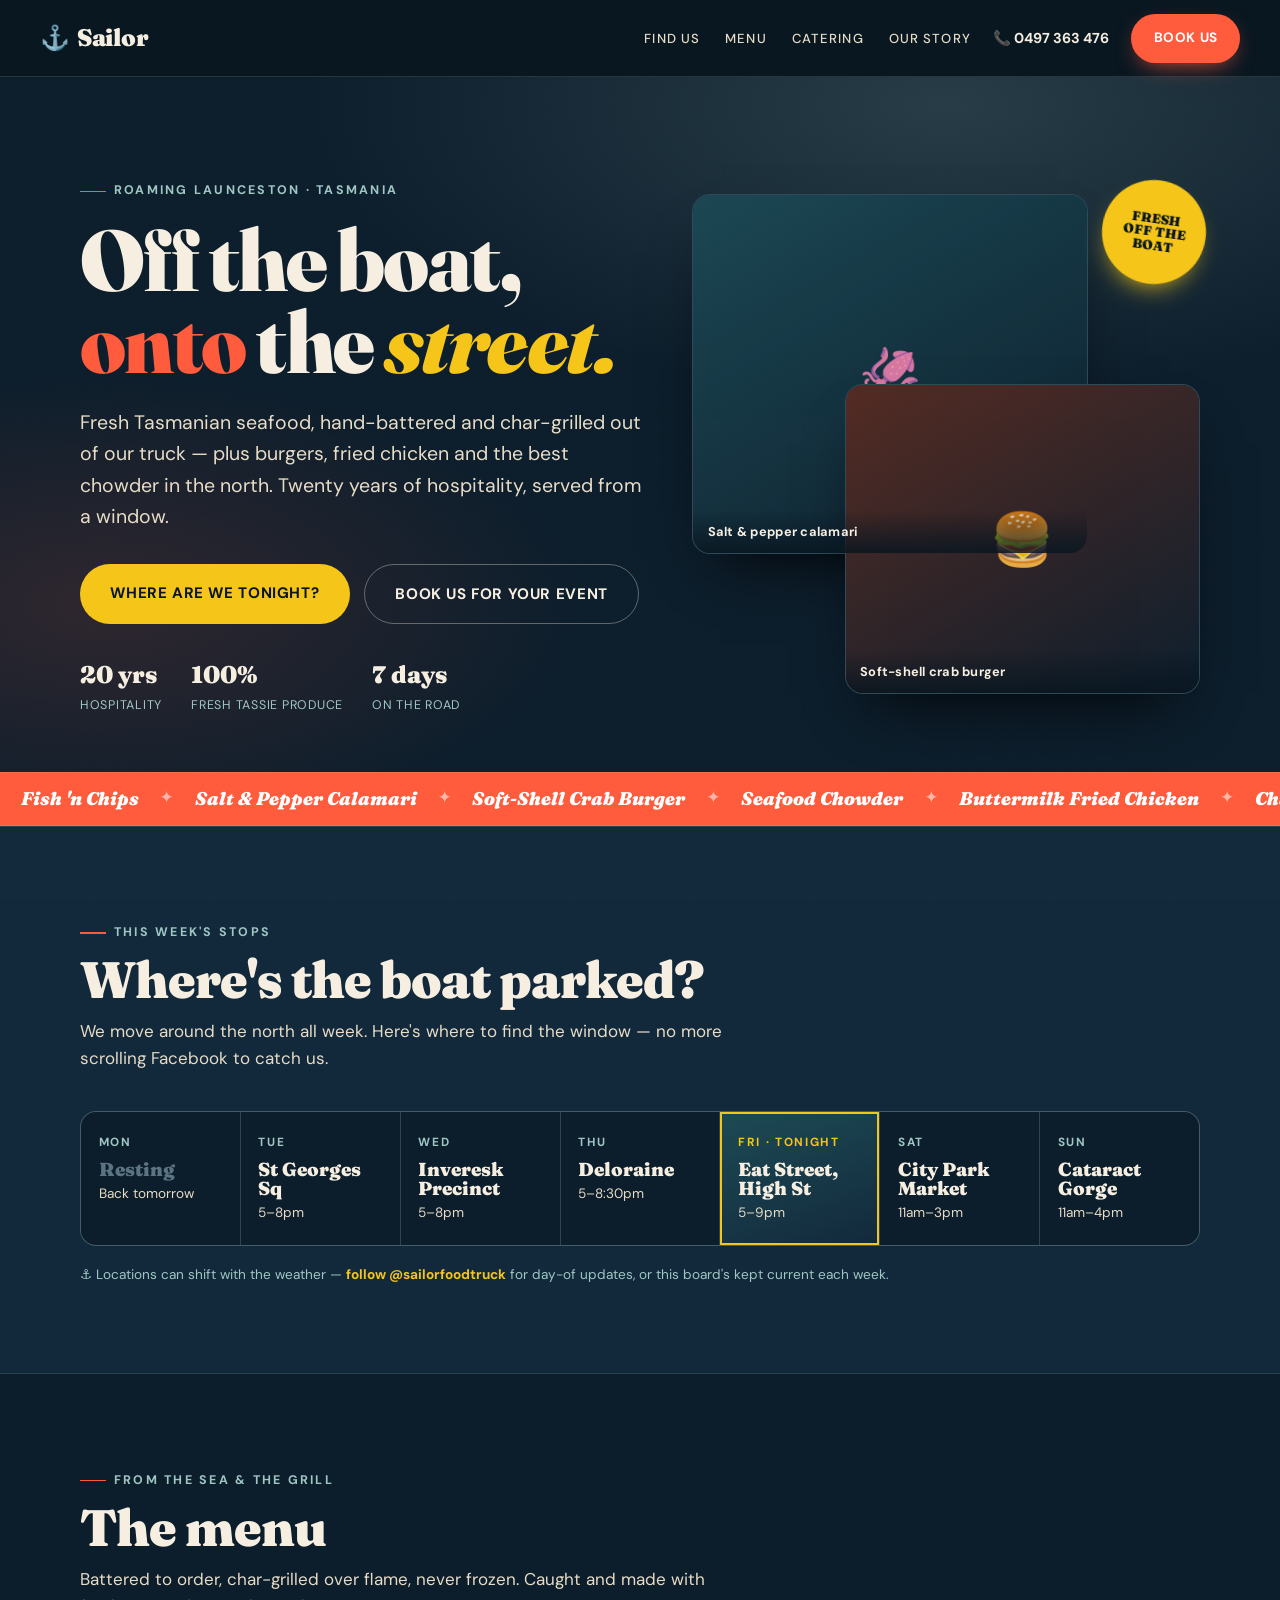
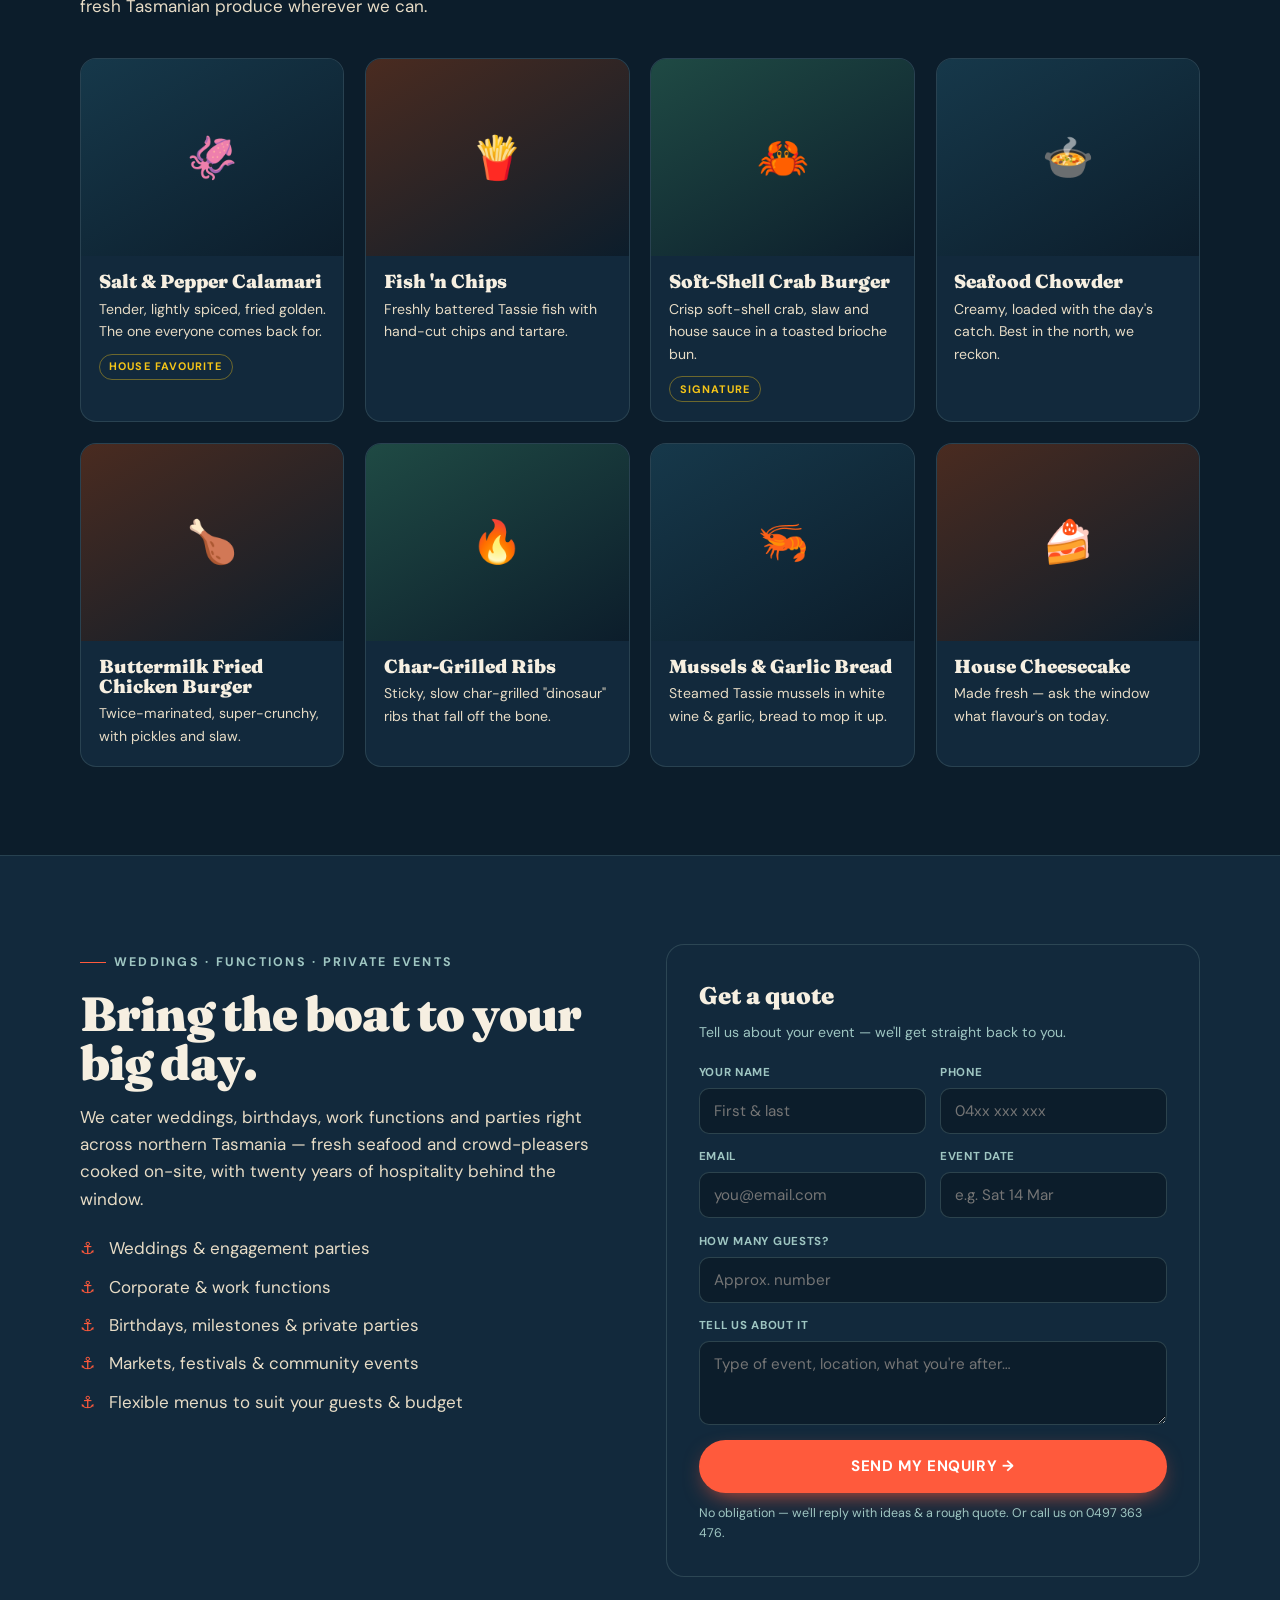
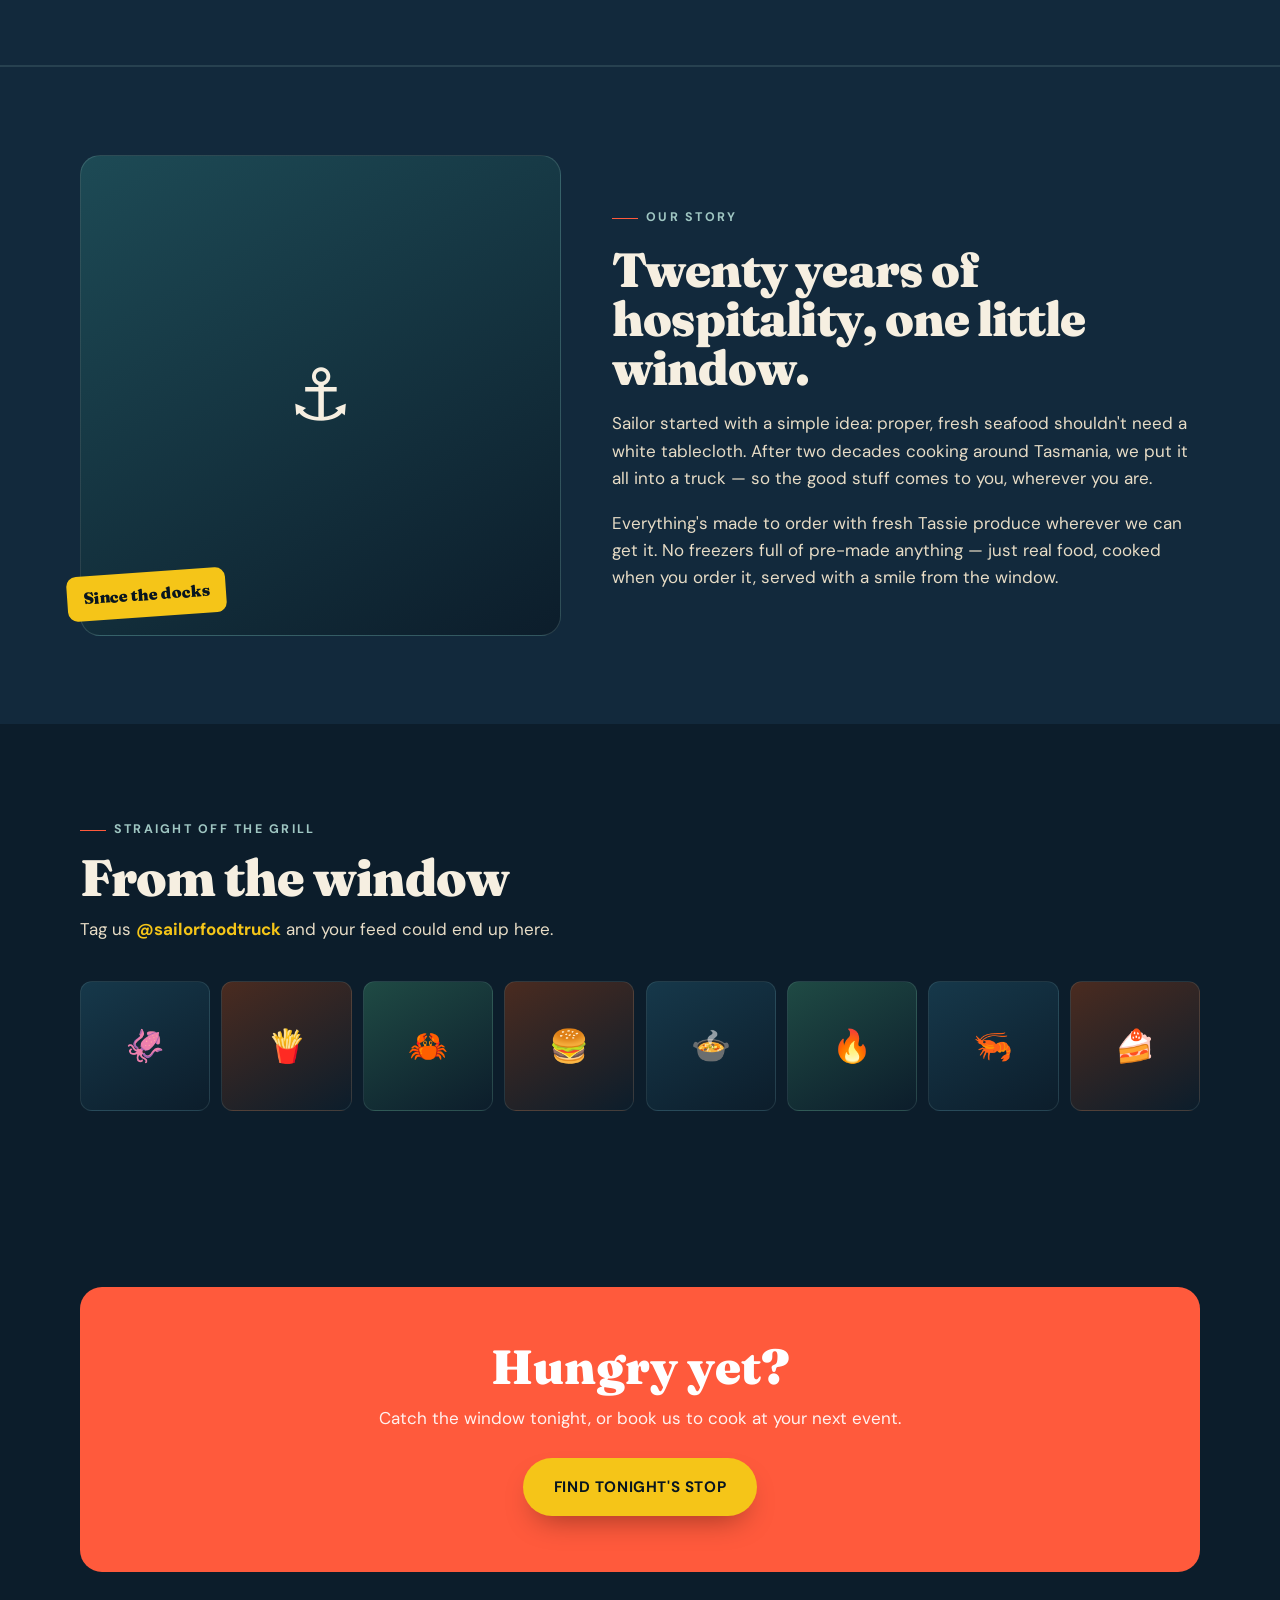
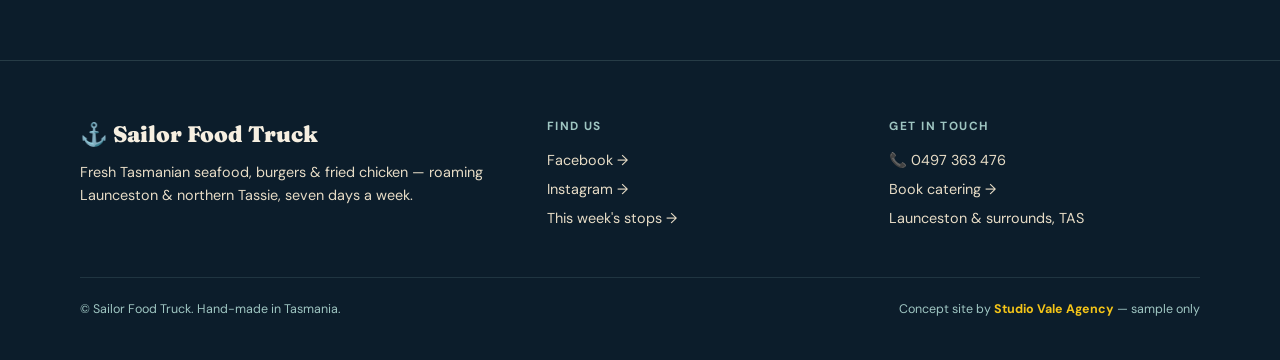
<file: samples/sailor-food-truck/index.html>
<!DOCTYPE html>
<html lang="en">
<head>
<meta charset="UTF-8" />
<meta name="viewport" content="width=device-width, initial-scale=1.0" />
<title>Sailor Food Truck — Fresh Tasmanian Seafood, On The Street | Launceston</title>
<meta name="description" content="Sailor Food Truck — fresh Tasmanian seafood, burgers & fried chicken, roaming Launceston. Salt & pepper calamari, fish 'n chips, soft-shell crab burgers, seafood chowder. Catering for weddings, functions & private events. 20 years' hospitality." />
<meta property="og:title" content="Sailor Food Truck — Fresh Tasmanian Seafood" />
<meta property="og:description" content="Off the boat, onto the street. Roaming Launceston with fresh Tassie seafood. Catering for events & weddings." />
<meta property="og:type" content="website" />

<link rel="preconnect" href="https://fonts.googleapis.com" />
<link rel="preconnect" href="https://fonts.gstatic.com" crossorigin />
<link href="https://fonts.googleapis.com/css2?family=Fraunces:ital,opsz,wght@0,9..144,400;0,9..144,600;0,9..144,900;1,9..144,500;1,9..144,900&family=DM+Sans:opsz,wght@9..40,400;9..40,500;9..40,700&display=swap" rel="stylesheet" />
<link rel="icon" href="data:image/svg+xml,%3Csvg xmlns='http://www.w3.org/2000/svg' viewBox='0 0 32 32'%3E%3Crect width='32' height='32' fill='%230c1d2b'/%3E%3Ctext x='16' y='23' font-size='20' text-anchor='middle'%3E%E2%9A%93%3C/text%3E%3C/svg%3E" />

<style>
  :root{
    --navy:#0c1d2b;        /* deep ocean */
    --navy-2:#12293c;      /* raised panel */
    --sand:#f6efe1;        /* warm cream */
    --sand-dim:#e7dcc6;
    --coral:#ff5a3c;       /* fresh catch */
    --lemon:#f5c518;       /* citrus pop */
    --foam:#9fc6c2;        /* sea foam */
    --ink:#08151f;
    --maxw:1200px;
    --font-d:'Fraunces',Georgia,serif;
    --font-b:'DM Sans',system-ui,sans-serif;
  }
  *{box-sizing:border-box;margin:0;padding:0}
  html{scroll-behavior:smooth}
  body{
    background:var(--navy); color:var(--sand);
    font-family:var(--font-b); font-size:17px; line-height:1.6;
    -webkit-font-smoothing:antialiased; overflow-x:hidden;
  }
  /* grain overlay */
  body::after{
    content:""; position:fixed; inset:0; pointer-events:none; z-index:200; opacity:.05;
    background-image:url("data:image/svg+xml,%3Csvg xmlns='http://www.w3.org/2000/svg' width='120' height='120'%3E%3Cfilter id='n'%3E%3CfeTurbulence type='fractalNoise' baseFrequency='.85' numOctaves='3'/%3E%3C/filter%3E%3Crect width='100%25' height='100%25' filter='url(%23n)'/%3E%3C/svg%3E");
    mix-blend-mode:overlay;
  }
  a{color:inherit;text-decoration:none}
  img{display:block;max-width:100%}
  .wrap{max-width:var(--maxw);margin:0 auto;padding:0 clamp(1.1rem,4vw,2.5rem)}

  /* ---------- Header ---------- */
  .hdr{
    position:sticky; top:0; z-index:100;
    display:flex; align-items:center; gap:1.4rem;
    padding:.85rem clamp(1.1rem,4vw,2.5rem);
    background:rgba(8,21,31,.82); backdrop-filter:blur(12px);
    border-bottom:1px solid rgba(159,198,194,.18);
  }
  .brand{font-family:var(--font-d);font-weight:900;font-size:1.5rem;letter-spacing:-.01em;margin-right:auto;display:flex;align-items:center;gap:.45rem}
  .brand .anchor{color:var(--coral)}
  .hdr nav{display:flex;gap:1.6rem}
  .hdr nav a{font-size:.82rem;font-weight:500;letter-spacing:.08em;text-transform:uppercase;color:var(--sand-dim);transition:color .2s}
  .hdr nav a:hover{color:var(--lemon)}
  .hdr .call{font-weight:700;font-size:.9rem;color:var(--sand);white-space:nowrap}
  .btn{
    display:inline-block;font-family:var(--font-b);font-weight:700;font-size:.85rem;
    letter-spacing:.04em;text-transform:uppercase;cursor:pointer;border:0;
    padding:.85rem 1.4rem;border-radius:999px;transition:transform .18s,box-shadow .18s,background .2s;
  }
  .btn--coral{background:var(--coral);color:#fff;box-shadow:0 8px 24px -10px var(--coral)}
  .btn--coral:hover{transform:translateY(-2px);box-shadow:0 14px 30px -10px var(--coral)}
  .btn--lemon{background:var(--lemon);color:var(--ink)}
  .btn--lemon:hover{transform:translateY(-2px)}
  .btn--ghost{background:transparent;color:var(--sand);border:1.5px solid rgba(246,239,225,.35)}
  .btn--ghost:hover{border-color:var(--lemon);color:var(--lemon)}
  .btn--lg{padding:1.05rem 1.9rem;font-size:.95rem}
  .nav-hide{display:flex}
  .toggle{display:none;background:none;border:0;cursor:pointer;flex-direction:column;gap:5px;padding:6px}
  .toggle span{width:24px;height:2px;background:var(--lemon);display:block}

  /* ---------- Hero ---------- */
  .hero{position:relative;padding:clamp(3rem,8vw,6rem) 0 clamp(2rem,5vw,3.5rem);overflow:hidden}
  .hero::before{ /* radial ocean glow */
    content:"";position:absolute;inset:-20% -10% auto -10%;height:120%;
    background:radial-gradient(60% 50% at 70% 20%,rgba(159,198,194,.18),transparent 70%),
               radial-gradient(45% 40% at 15% 80%,rgba(255,90,60,.14),transparent 70%);
    pointer-events:none;
  }
  .hero .wrap{position:relative;display:grid;grid-template-columns:1.05fr .95fr;gap:clamp(1.5rem,4vw,3.5rem);align-items:center}
  .eyebrow{display:inline-flex;align-items:center;gap:.5rem;font-size:.78rem;font-weight:700;letter-spacing:.18em;text-transform:uppercase;color:var(--foam);margin-bottom:1.1rem}
  .eyebrow::before{content:"";width:26px;height:1.5px;background:var(--coral)}
  .hero h1{
    font-family:var(--font-d);font-weight:900;line-height:.95;letter-spacing:-.02em;
    font-size:clamp(2.9rem,7vw,5.4rem);
  }
  .hero h1 em{font-style:italic;color:var(--lemon)}
  .hero h1 .coral{color:var(--coral)}
  .hero p.lede{margin:1.5rem 0 2rem;font-size:clamp(1.05rem,1.6vw,1.22rem);color:var(--sand-dim);max-width:46ch}
  .hero-cta{display:flex;flex-wrap:wrap;gap:.9rem}
  .hero-meta{margin-top:2rem;display:flex;gap:1.8rem;flex-wrap:wrap}
  .hero-meta div{display:flex;flex-direction:column;gap:.1rem}
  .hero-meta b{font-family:var(--font-d);font-weight:900;font-size:1.5rem;color:var(--sand)}
  .hero-meta span{font-size:.78rem;letter-spacing:.06em;text-transform:uppercase;color:var(--foam)}

  /* hero visual: stacked photo cards (placeholders ready for real photos) */
  .hero-art{position:relative;height:clamp(340px,42vw,500px)}
  .photo{
    position:absolute;border-radius:18px;overflow:hidden;
    background:var(--navy-2);border:1px solid rgba(159,198,194,.2);
    box-shadow:0 30px 60px -30px #000;
    display:flex;align-items:flex-end;
  }
  .photo .ph{ /* placeholder fill — swap for background-image:url(real-photo) */
    position:absolute;inset:0;
    background:linear-gradient(150deg,#14384a,#0c1d2b 60%);
    display:grid;place-items:center;font-size:3.2rem;opacity:.9;
  }
  .photo .cap{position:relative;z-index:1;width:100%;padding:.7rem .9rem;font-size:.8rem;font-weight:700;
    background:linear-gradient(transparent,rgba(8,21,31,.85));letter-spacing:.02em}
  .photo.p1{inset:0 22% 28% 0;}
  .photo.p1 .ph{background:linear-gradient(150deg,#1d4a55,#0c1d2b)}
  .photo.p2{inset:38% 0 0 30%;}
  .photo.p2 .ph{background:linear-gradient(150deg,#5a2a1f,#0c1d2b)}
  .badge{
    position:absolute;right:-6px;top:-14px;z-index:3;width:104px;height:104px;border-radius:50%;
    background:var(--lemon);color:var(--ink);display:grid;place-items:center;text-align:center;
    font-family:var(--font-d);font-weight:900;font-size:.82rem;line-height:1;transform:rotate(8deg);
    box-shadow:0 12px 26px -12px var(--lemon); animation:bob 4s ease-in-out infinite;
  }
  @keyframes bob{50%{transform:rotate(8deg) translateY(-8px)}}

  /* ---------- Marquee ---------- */
  .marquee{border-top:1px solid rgba(159,198,194,.18);border-bottom:1px solid rgba(159,198,194,.18);
    background:var(--coral);color:#fff;overflow:hidden;padding:.7rem 0}
  .marquee .track{display:flex;white-space:nowrap;width:max-content;animation:slide 28s linear infinite}
  .marquee span{font-family:var(--font-d);font-weight:900;font-size:1.15rem;font-style:italic;padding:0 1.3rem}
  .marquee b{opacity:.55}
  @keyframes slide{to{transform:translateX(-50%)}}

  /* ---------- Sections ---------- */
  section{padding:clamp(3.2rem,7vw,5.5rem) 0}
  .shead{margin-bottom:2.4rem}
  .shead .eyebrow{margin-bottom:.7rem}
  .shead h2{font-family:var(--font-d);font-weight:900;font-size:clamp(2rem,4.5vw,3.2rem);line-height:1;letter-spacing:-.02em}
  .shead p{margin-top:.8rem;color:var(--sand-dim);max-width:54ch}

  /* Tonight board */
  .board-sec{background:var(--navy-2);border-top:1px solid rgba(159,198,194,.15);border-bottom:1px solid rgba(159,198,194,.15)}
  .board{display:grid;grid-template-columns:repeat(auto-fit,minmax(150px,1fr));gap:1px;background:rgba(159,198,194,.18);
    border:1px solid rgba(159,198,194,.18);border-radius:16px;overflow:hidden;margin-top:.5rem}
  .day{background:var(--navy);padding:1.3rem 1.1rem;transition:background .2s}
  .day:hover{background:#16334a}
  .day .dn{font-size:.74rem;letter-spacing:.14em;text-transform:uppercase;color:var(--foam);font-weight:700}
  .day .loc{font-family:var(--font-d);font-weight:900;font-size:1.18rem;margin:.5rem 0 .2rem;line-height:1.05}
  .day .hr{font-size:.85rem;color:var(--sand-dim)}
  .day.off .loc{color:#5b7383}
  .day.today{background:linear-gradient(160deg,#1d4a55,#12293c);box-shadow:inset 0 0 0 2px var(--lemon)}
  .day.today .dn{color:var(--lemon)}
  .board-note{margin-top:1.1rem;font-size:.85rem;color:var(--foam)}
  .board-note b{color:var(--lemon)}

  /* Menu */
  .menu-grid{display:grid;grid-template-columns:repeat(auto-fill,minmax(240px,1fr));gap:1.3rem}
  .dish{background:var(--navy-2);border:1px solid rgba(159,198,194,.16);border-radius:16px;overflow:hidden;
    transition:transform .2s,border-color .2s}
  .dish:hover{transform:translateY(-5px);border-color:var(--coral)}
  .dish .img{aspect-ratio:4/3;display:grid;place-items:center;font-size:2.6rem;
    background:linear-gradient(150deg,#16384a,#0c1d2b)}
  .dish:nth-child(3n+2) .img{background:linear-gradient(150deg,#4a2b20,#0c1d2b)}
  .dish:nth-child(3n) .img{background:linear-gradient(150deg,#1f4a44,#0c1d2b)}
  .dish .body{padding:1rem 1.1rem 1.2rem}
  .dish h3{font-family:var(--font-d);font-weight:900;font-size:1.18rem;line-height:1.05}
  .dish p{font-size:.88rem;color:var(--sand-dim);margin-top:.35rem}
  .dish .tag{display:inline-block;margin-top:.7rem;font-size:.68rem;font-weight:700;letter-spacing:.1em;
    text-transform:uppercase;color:var(--lemon);border:1px solid rgba(245,197,24,.4);border-radius:999px;padding:.2rem .6rem}

  /* Catering */
  .cater{display:grid;grid-template-columns:1fr 1fr;gap:clamp(1.5rem,4vw,3.5rem);align-items:start}
  .cater-copy ul{list-style:none;margin:1.4rem 0 0;display:grid;gap:.7rem}
  .cater-copy li{padding-left:1.8rem;position:relative;color:var(--sand-dim)}
  .cater-copy li::before{content:"⚓";position:absolute;left:0;color:var(--coral)}
  .form{background:var(--navy-2);border:1px solid rgba(159,198,194,.18);border-radius:18px;padding:clamp(1.3rem,3vw,2rem)}
  .form h3{font-family:var(--font-d);font-weight:900;font-size:1.5rem;margin-bottom:.3rem}
  .form .sub{font-size:.88rem;color:var(--foam);margin-bottom:1.3rem}
  .frow{display:grid;grid-template-columns:1fr 1fr;gap:.9rem}
  .field{display:grid;gap:.35rem;margin-bottom:.9rem}
  .field label{font-size:.72rem;font-weight:700;letter-spacing:.06em;text-transform:uppercase;color:var(--foam)}
  .field input,.field textarea{width:100%;box-sizing:border-box;font-family:var(--font-b);font-size:.95rem;
    color:var(--sand);background:var(--navy);border:1.5px solid rgba(159,198,194,.22);border-radius:10px;padding:.75rem .9rem}
  .field input:focus,.field textarea:focus{outline:none;border-color:var(--lemon)}
  .field textarea{resize:vertical;min-height:84px}
  .form .note{font-size:.78rem;color:var(--foam);margin-top:.7rem}

  /* Story */
  .story{background:var(--navy-2);border-top:1px solid rgba(159,198,194,.15)}
  .story .wrap{display:grid;grid-template-columns:.9fr 1.1fr;gap:clamp(1.5rem,4vw,3.5rem);align-items:center}
  .story-art{aspect-ratio:1;border-radius:20px;background:linear-gradient(150deg,#1d4a55,#0c1d2b);
    display:grid;place-items:center;font-size:4.5rem;border:1px solid rgba(159,198,194,.2);position:relative}
  .story-art .b{position:absolute;left:-14px;bottom:18px;background:var(--lemon);color:var(--ink);
    font-family:var(--font-d);font-weight:900;font-size:1rem;padding:.6rem 1rem;border-radius:10px;transform:rotate(-4deg)}
  .story h2{font-family:var(--font-d);font-weight:900;font-size:clamp(1.9rem,4vw,3rem);line-height:1.02;letter-spacing:-.02em}
  .story p{margin-top:1.1rem;color:var(--sand-dim)}

  /* Gallery */
  .gallery{display:grid;grid-template-columns:repeat(auto-fit,minmax(120px,1fr));gap:.7rem}
  .gtile{aspect-ratio:1;border-radius:12px;display:grid;place-items:center;font-size:2rem;
    background:linear-gradient(150deg,#16384a,#0c1d2b);border:1px solid rgba(159,198,194,.14)}
  .gtile:nth-child(2n){background:linear-gradient(150deg,#4a2b20,#0c1d2b)}
  .gtile:nth-child(3n){background:linear-gradient(150deg,#1f4a44,#0c1d2b)}

  /* CTA strip */
  .cta-strip{background:var(--coral);color:#fff;text-align:center;border-radius:22px;padding:clamp(2.2rem,5vw,3.5rem);margin:0 auto}
  .cta-strip h2{font-family:var(--font-d);font-weight:900;font-size:clamp(1.9rem,4.5vw,3rem);line-height:1.02}
  .cta-strip p{margin:.8rem auto 1.6rem;max-width:44ch;opacity:.92}
  .cta-strip .btn--lemon{box-shadow:0 14px 30px -12px rgba(0,0,0,.4)}

  /* Footer */
  footer{padding:clamp(2.5rem,5vw,3.5rem) 0 2.5rem;border-top:1px solid rgba(159,198,194,.18)}
  .foot{display:grid;grid-template-columns:1.4fr 1fr 1fr;gap:2rem}
  .foot h4{font-family:var(--font-d);font-weight:900;font-size:1.4rem;margin-bottom:.5rem}
  .foot p,.foot a{font-size:.9rem;color:var(--sand-dim);display:block;margin-bottom:.4rem}
  .foot a:hover{color:var(--lemon)}
  .foot .ttl{font-size:.74rem;letter-spacing:.12em;text-transform:uppercase;color:var(--foam);margin-bottom:.8rem;font-weight:700}
  .credit{margin-top:2.5rem;padding-top:1.4rem;border-top:1px solid rgba(159,198,194,.14);
    font-size:.78rem;color:var(--foam);display:flex;justify-content:space-between;gap:1rem;flex-wrap:wrap}
  .credit a{color:var(--lemon);font-weight:700}

  /* reveal */
  .rv{opacity:0;transform:translateY(22px);animation:rise .8s cubic-bezier(.2,.8,.2,1) forwards}
  @keyframes rise{to{opacity:1;transform:none}}
  @media(prefers-reduced-motion:reduce){.rv{animation:none;opacity:1;transform:none}.marquee .track,.badge{animation:none}}

  /* responsive */
  @media(max-width:880px){
    .hdr nav,.hdr .call{display:none}
    .toggle{display:flex}
    .hero .wrap{grid-template-columns:1fr}
    .hero-art{order:-1;height:300px}
    .cater,.story .wrap{grid-template-columns:1fr}
    .foot{grid-template-columns:1fr 1fr}
    .frow{grid-template-columns:1fr}
  }
  @media(max-width:520px){.foot{grid-template-columns:1fr}.hero-meta{gap:1.2rem}}
</style>
</head>
<body>

<!-- ░░ NOTE: This is a CONCEPT / sample site built by Studio Vale Agency to show what
     Sailor Food Truck's website could look like. Placeholder food tiles (the gradient
     blocks with emoji) are where real photos drop in. Not affiliated / not live for the business. ░░ -->

<header class="hdr">
  <a href="#top" class="brand"><span class="anchor">⚓</span>Sailor</a>
  <nav class="nav-hide">
    <a href="#tonight">Find Us</a>
    <a href="#menu">Menu</a>
    <a href="#catering">Catering</a>
    <a href="#story">Our Story</a>
  </nav>
  <a href="tel:0497363476" class="call">📞 0497 363 476</a>
  <a href="#catering" class="btn btn--coral">Book Us</a>
  <button class="toggle" aria-label="Menu"><span></span><span></span><span></span></button>
</header>

<!-- HERO -->
<section class="hero" id="top">
  <div class="wrap">
    <div class="hero-copy">
      <span class="eyebrow rv">Roaming Launceston · Tasmania</span>
      <h1 class="rv" style="animation-delay:.05s">Off the boat,<br/><span class="coral">onto</span> the <em>street.</em></h1>
      <p class="lede rv" style="animation-delay:.12s">Fresh Tasmanian seafood, hand-battered and char-grilled out of our truck — plus burgers, fried chicken and the best chowder in the north. Twenty years of hospitality, served from a window.</p>
      <div class="hero-cta rv" style="animation-delay:.18s">
        <a href="#tonight" class="btn btn--lemon btn--lg">Where are we tonight?</a>
        <a href="#catering" class="btn btn--ghost btn--lg">Book us for your event</a>
      </div>
      <div class="hero-meta rv" style="animation-delay:.24s">
        <div><b>20 yrs</b><span>Hospitality</span></div>
        <div><b>100%</b><span>Fresh Tassie produce</span></div>
        <div><b>7 days</b><span>On the road</span></div>
      </div>
    </div>
    <div class="hero-art rv" style="animation-delay:.1s">
      <div class="badge">FRESH<br/>OFF THE<br/>BOAT</div>
      <div class="photo p1"><div class="ph">🦑</div><div class="cap">Salt &amp; pepper calamari</div></div>
      <div class="photo p2"><div class="ph">🍔</div><div class="cap">Soft-shell crab burger</div></div>
    </div>
  </div>
</section>

<!-- MARQUEE -->
<div class="marquee" aria-hidden="true">
  <div class="track">
    <span>Fish 'n Chips</span><b>✦</b><span>Salt &amp; Pepper Calamari</span><b>✦</b><span>Soft-Shell Crab Burger</span><b>✦</b><span>Seafood Chowder</span><b>✦</b><span>Buttermilk Fried Chicken</span><b>✦</b><span>Char-Grilled Ribs</span><b>✦</b><span>Mussels</span><b>✦</b>
    <span>Fish 'n Chips</span><b>✦</b><span>Salt &amp; Pepper Calamari</span><b>✦</b><span>Soft-Shell Crab Burger</span><b>✦</b><span>Seafood Chowder</span><b>✦</b><span>Buttermilk Fried Chicken</span><b>✦</b><span>Char-Grilled Ribs</span><b>✦</b><span>Mussels</span><b>✦</b>
  </div>
</div>

<!-- TONIGHT BOARD -->
<section class="board-sec" id="tonight">
  <div class="wrap">
    <div class="shead">
      <span class="eyebrow">This week's stops</span>
      <h2>Where's the boat parked?</h2>
      <p>We move around the north all week. Here's where to find the window — no more scrolling Facebook to catch us.</p>
    </div>
    <div class="board">
      <div class="day off"><div class="dn">Mon</div><div class="loc">Resting</div><div class="hr">Back tomorrow</div></div>
      <div class="day"><div class="dn">Tue</div><div class="loc">St Georges Sq</div><div class="hr">5–8pm</div></div>
      <div class="day"><div class="dn">Wed</div><div class="loc">Inveresk Precinct</div><div class="hr">5–8pm</div></div>
      <div class="day"><div class="dn">Thu</div><div class="loc">Deloraine</div><div class="hr">5–8:30pm</div></div>
      <div class="day today"><div class="dn">Fri · Tonight</div><div class="loc">Eat Street, High St</div><div class="hr">5–9pm</div></div>
      <div class="day"><div class="dn">Sat</div><div class="loc">City Park Market</div><div class="hr">11am–3pm</div></div>
      <div class="day"><div class="dn">Sun</div><div class="loc">Cataract Gorge</div><div class="hr">11am–4pm</div></div>
    </div>
    <p class="board-note">⚓ Locations can shift with the weather — <b>follow @sailorfoodtruck</b> for day-of updates, or this board's kept current each week.</p>
  </div>
</section>

<!-- MENU -->
<section id="menu">
  <div class="wrap">
    <div class="shead">
      <span class="eyebrow">From the sea &amp; the grill</span>
      <h2>The menu</h2>
      <p>Battered to order, char-grilled over flame, never frozen. Caught and made with fresh Tasmanian produce wherever we can.</p>
    </div>
    <div class="menu-grid">
      <article class="dish"><div class="img">🦑</div><div class="body"><h3>Salt &amp; Pepper Calamari</h3><p>Tender, lightly spiced, fried golden. The one everyone comes back for.</p><span class="tag">House favourite</span></div></article>
      <article class="dish"><div class="img">🍟</div><div class="body"><h3>Fish 'n Chips</h3><p>Freshly battered Tassie fish with hand-cut chips and tartare.</p></div></article>
      <article class="dish"><div class="img">🦀</div><div class="body"><h3>Soft-Shell Crab Burger</h3><p>Crisp soft-shell crab, slaw and house sauce in a toasted brioche bun.</p><span class="tag">Signature</span></div></article>
      <article class="dish"><div class="img">🍲</div><div class="body"><h3>Seafood Chowder</h3><p>Creamy, loaded with the day's catch. Best in the north, we reckon.</p></div></article>
      <article class="dish"><div class="img">🍗</div><div class="body"><h3>Buttermilk Fried Chicken Burger</h3><p>Twice-marinated, super-crunchy, with pickles and slaw.</p></div></article>
      <article class="dish"><div class="img">🔥</div><div class="body"><h3>Char-Grilled Ribs</h3><p>Sticky, slow char-grilled "dinosaur" ribs that fall off the bone.</p></div></article>
      <article class="dish"><div class="img">🦐</div><div class="body"><h3>Mussels &amp; Garlic Bread</h3><p>Steamed Tassie mussels in white wine &amp; garlic, bread to mop it up.</p></div></article>
      <article class="dish"><div class="img">🍰</div><div class="body"><h3>House Cheesecake</h3><p>Made fresh — ask the window what flavour's on today.</p></div></article>
    </div>
  </div>
</section>

<!-- CATERING -->
<section class="board-sec" id="catering">
  <div class="wrap cater">
    <div class="cater-copy">
      <span class="eyebrow">Weddings · functions · private events</span>
      <h2 style="font-family:var(--font-d);font-weight:900;font-size:clamp(1.9rem,4vw,3rem);line-height:1.02;letter-spacing:-.02em">Bring the boat to your big day.</h2>
      <p style="margin-top:1rem;color:var(--sand-dim)">We cater weddings, birthdays, work functions and parties right across northern Tasmania — fresh seafood and crowd-pleasers cooked on-site, with twenty years of hospitality behind the window.</p>
      <ul>
        <li>Weddings &amp; engagement parties</li>
        <li>Corporate &amp; work functions</li>
        <li>Birthdays, milestones &amp; private parties</li>
        <li>Markets, festivals &amp; community events</li>
        <li>Flexible menus to suit your guests &amp; budget</li>
      </ul>
    </div>
    <form class="form" id="cater-form" onsubmit="event.preventDefault();this.style.display='none';document.getElementById('cater-ok').style.display='block';">
      <h3>Get a quote</h3>
      <p class="sub">Tell us about your event — we'll get straight back to you.</p>
      <div class="frow">
        <div class="field"><label>Your name</label><input type="text" required placeholder="First &amp; last" /></div>
        <div class="field"><label>Phone</label><input type="tel" required placeholder="04xx xxx xxx" /></div>
      </div>
      <div class="frow">
        <div class="field"><label>Email</label><input type="email" required placeholder="you@email.com" /></div>
        <div class="field"><label>Event date</label><input type="text" placeholder="e.g. Sat 14 Mar" /></div>
      </div>
      <div class="field"><label>How many guests?</label><input type="text" placeholder="Approx. number" /></div>
      <div class="field"><label>Tell us about it</label><textarea placeholder="Type of event, location, what you're after…"></textarea></div>
      <button type="submit" class="btn btn--coral btn--lg" style="width:100%">Send my enquiry →</button>
      <p class="note">No obligation — we'll reply with ideas &amp; a rough quote. Or call us on 0497 363 476.</p>
    </form>
    <div id="cater-ok" style="display:none" class="form">
      <h3>⚓ Anchors aweigh!</h3>
      <p class="sub" style="margin-bottom:0">Thanks — your enquiry's in. We'll be in touch within a day to talk menus and dates.</p>
    </div>
  </div>
</section>

<!-- STORY -->
<section class="story" id="story">
  <div class="wrap">
    <div class="story-art">⚓<div class="b">Since the docks</div></div>
    <div>
      <span class="eyebrow">Our story</span>
      <h2>Twenty years of hospitality, one little window.</h2>
      <p>Sailor started with a simple idea: proper, fresh seafood shouldn't need a white tablecloth. After two decades cooking around Tasmania, we put it all into a truck — so the good stuff comes to you, wherever you are.</p>
      <p>Everything's made to order with fresh Tassie produce wherever we can get it. No freezers full of pre-made anything — just real food, cooked when you order it, served with a smile from the window.</p>
    </div>
  </div>
</section>

<!-- GALLERY -->
<section>
  <div class="wrap">
    <div class="shead">
      <span class="eyebrow">Straight off the grill</span>
      <h2>From the window</h2>
      <p>Tag us <strong style="color:var(--lemon)">@sailorfoodtruck</strong> and your feed could end up here.</p>
    </div>
    <div class="gallery">
      <div class="gtile">🦑</div><div class="gtile">🍟</div><div class="gtile">🦀</div><div class="gtile">🍔</div>
      <div class="gtile">🍲</div><div class="gtile">🔥</div><div class="gtile">🦐</div><div class="gtile">🍰</div>
    </div>
  </div>
</section>

<!-- CTA STRIP -->
<section>
  <div class="wrap">
    <div class="cta-strip">
      <h2>Hungry yet?</h2>
      <p>Catch the window tonight, or book us to cook at your next event.</p>
      <a href="#tonight" class="btn btn--lemon btn--lg">Find tonight's stop</a>
    </div>
  </div>
</section>

<!-- FOOTER -->
<footer>
  <div class="wrap">
    <div class="foot">
      <div>
        <h4><span style="color:var(--coral)">⚓</span> Sailor Food Truck</h4>
        <p>Fresh Tasmanian seafood, burgers &amp; fried chicken — roaming Launceston &amp; northern Tassie, seven days a week.</p>
      </div>
      <div>
        <div class="ttl">Find us</div>
        <a href="https://www.facebook.com/sailorfoodtruck/" target="_blank" rel="noopener">Facebook →</a>
        <a href="https://www.instagram.com/sailorfoodtruck/" target="_blank" rel="noopener">Instagram →</a>
        <a href="#tonight">This week's stops →</a>
      </div>
      <div>
        <div class="ttl">Get in touch</div>
        <a href="tel:0497363476">📞 0497 363 476</a>
        <a href="#catering">Book catering →</a>
        <p>Launceston &amp; surrounds, TAS</p>
      </div>
    </div>
    <div class="credit">
      <span>© Sailor Food Truck. Hand-made in Tasmania.</span>
      <span>Concept site by <a href="https://studiovaleagency.com" target="_blank" rel="noopener">Studio Vale Agency</a> — sample only</span>
    </div>
  </div>
</footer>

<script>
  // mobile nav toggle (simple)
  document.querySelector('.toggle').addEventListener('click',function(){
    var n=document.querySelector('.hdr nav');
    var open=n.style.display==='flex';
    n.style.display=open?'none':'flex';
    n.style.position='absolute';n.style.top='100%';n.style.left='0';n.style.right='0';
    n.style.flexDirection='column';n.style.background='var(--navy)';n.style.padding='1.2rem 1.5rem';
    n.style.gap='1rem';n.style.borderBottom='1px solid rgba(159,198,194,.2)';
  });
</script>
</body>
</html>
</file>
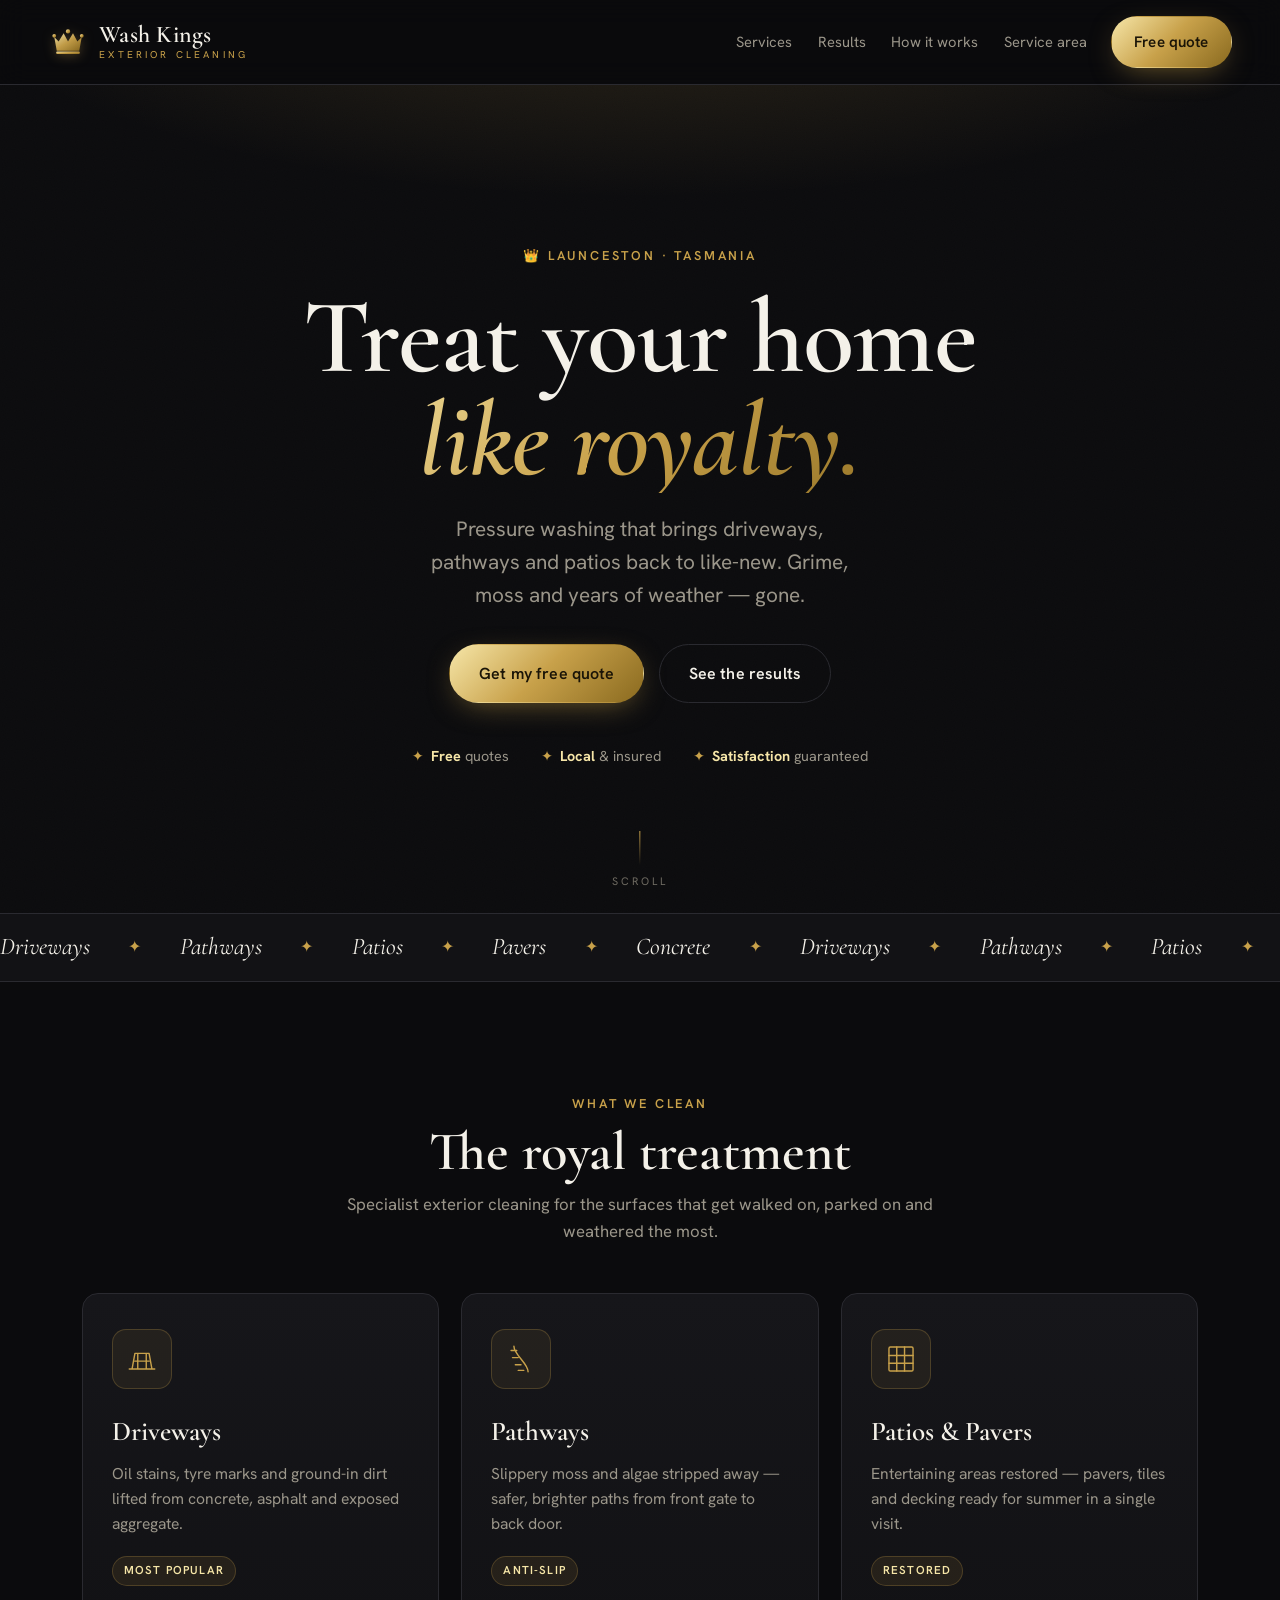
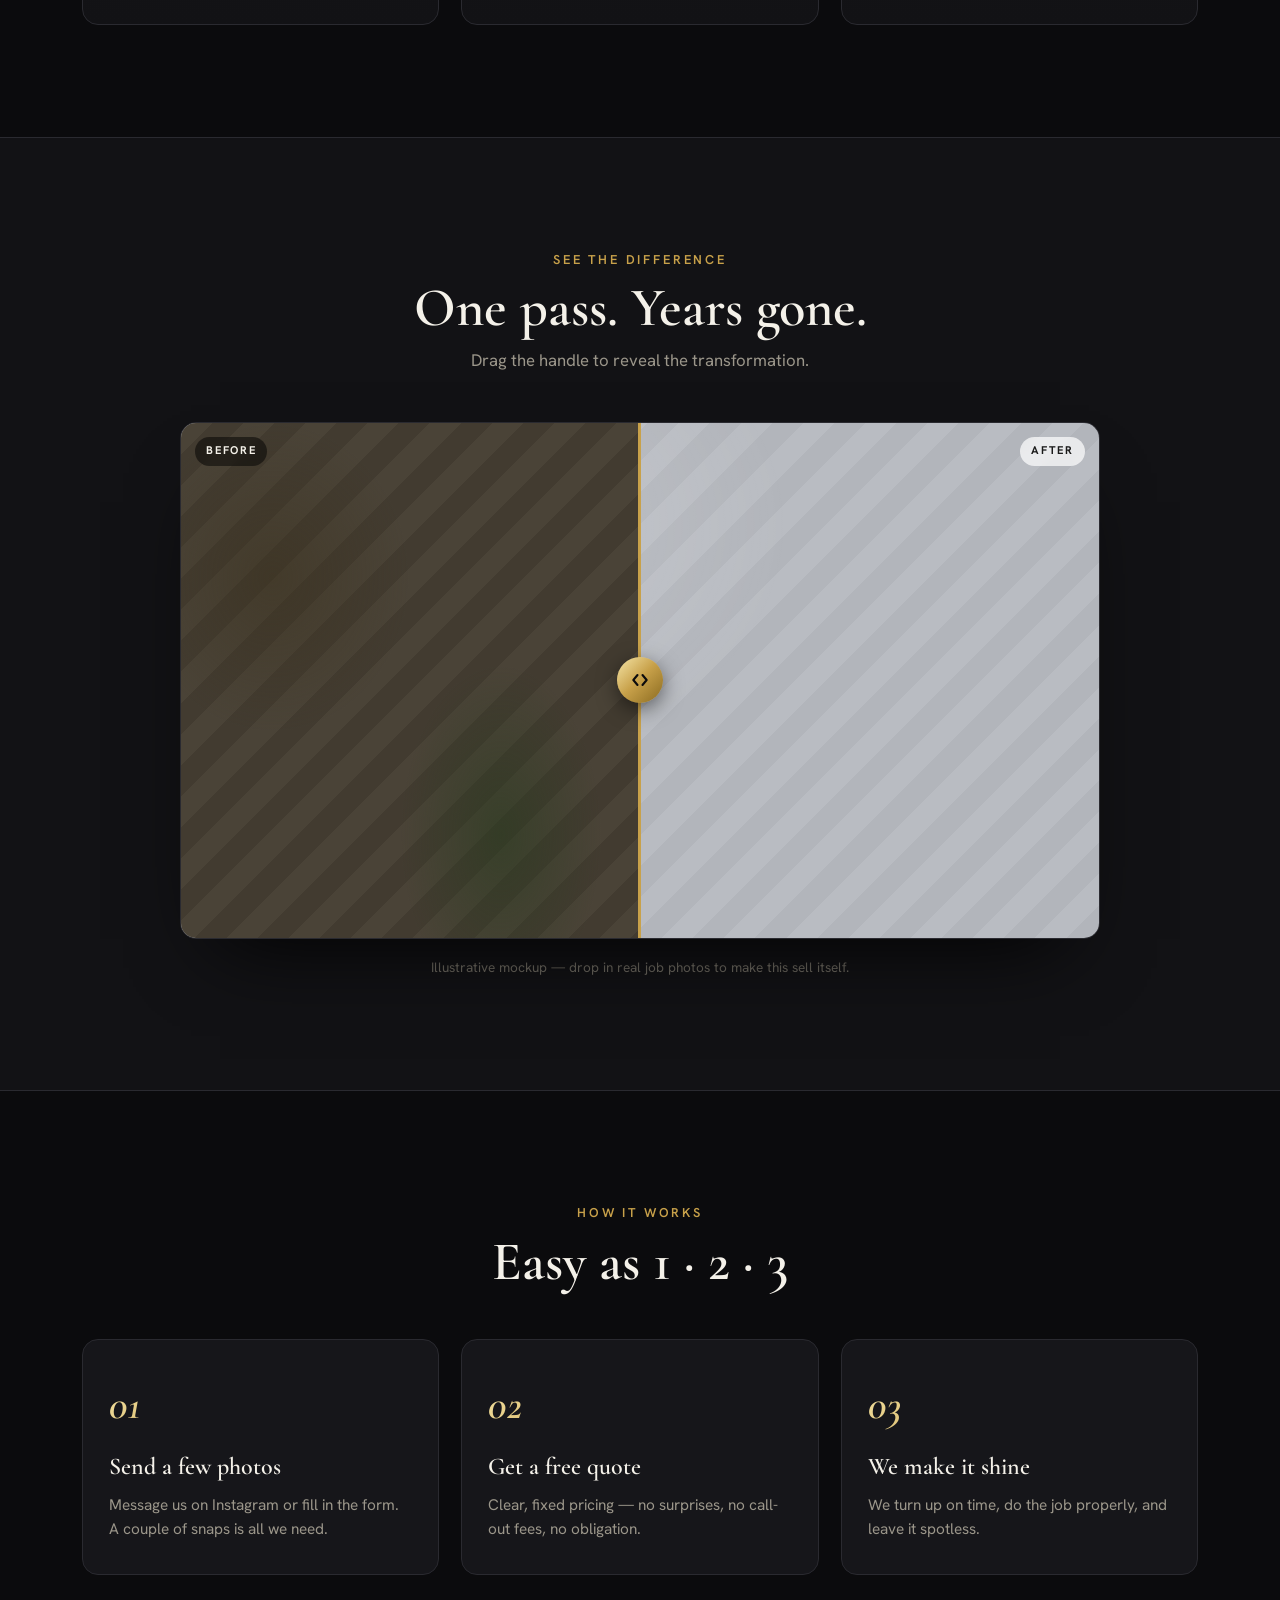
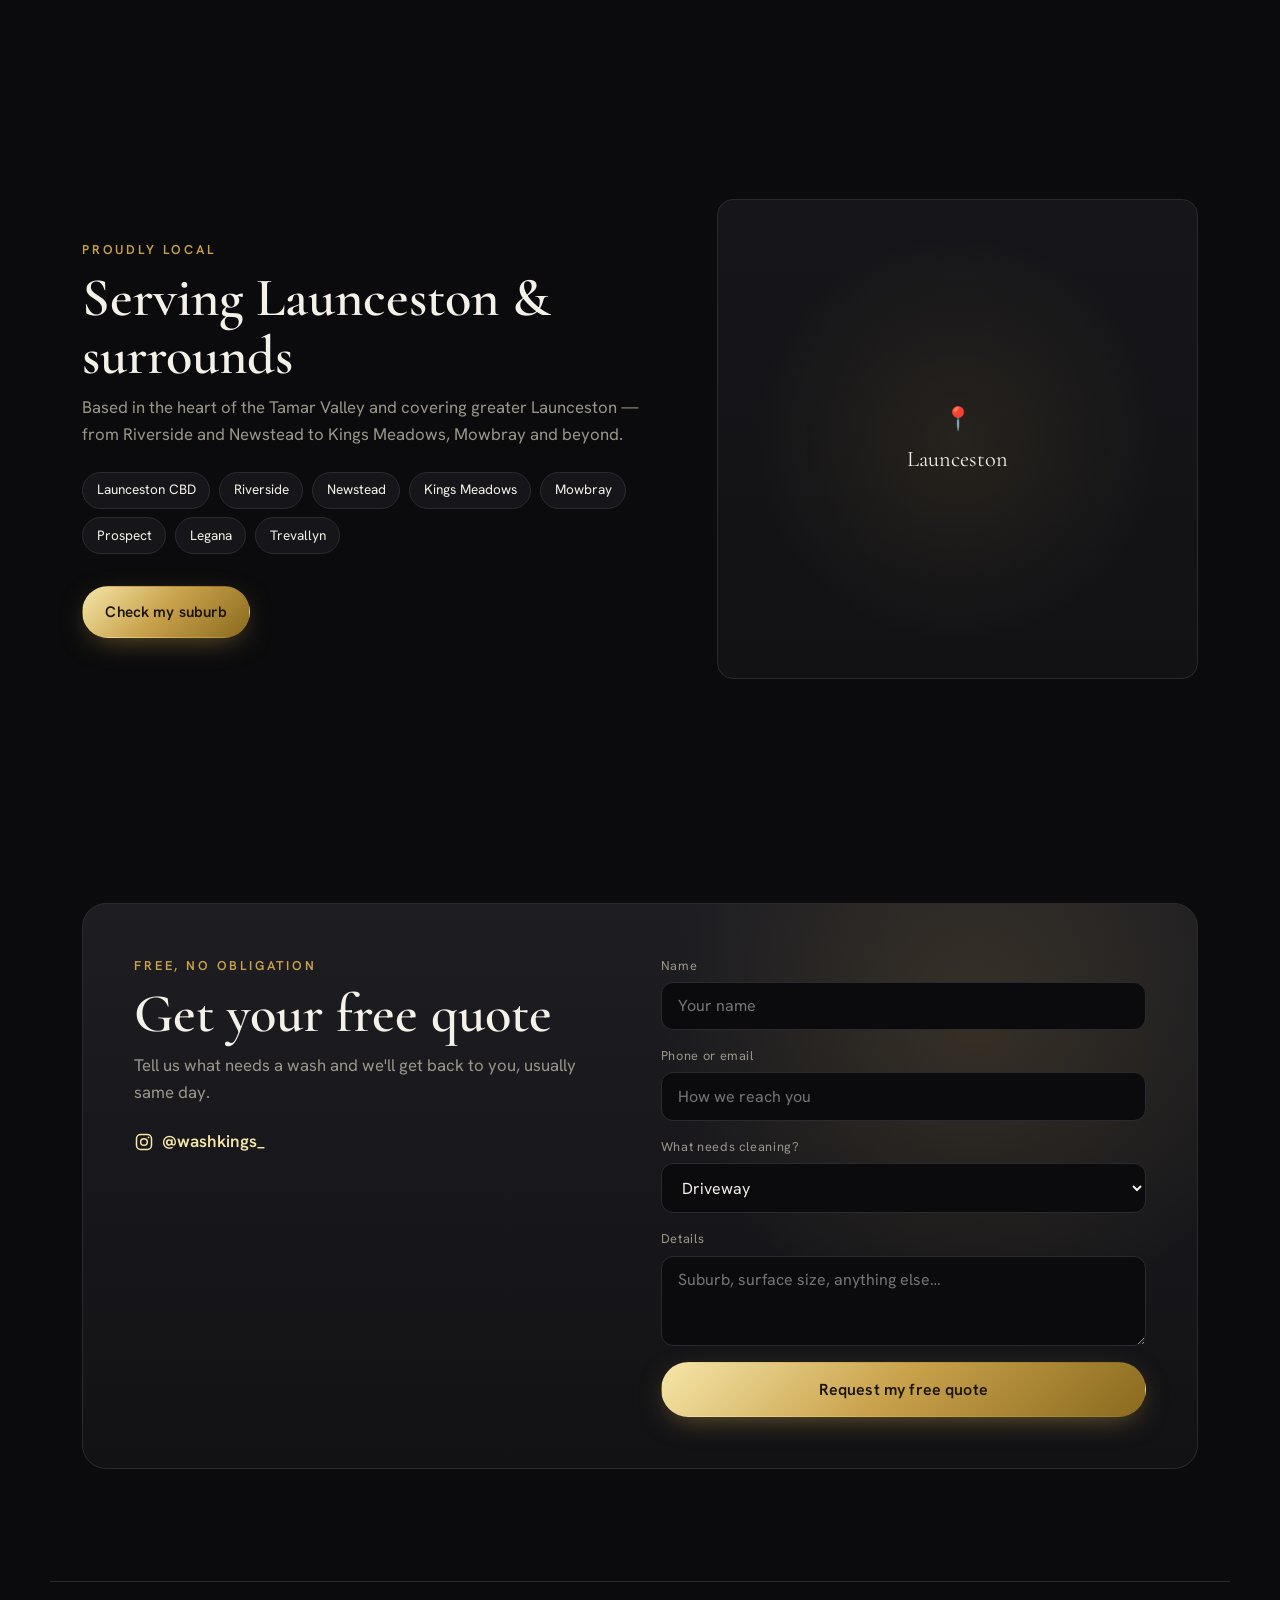
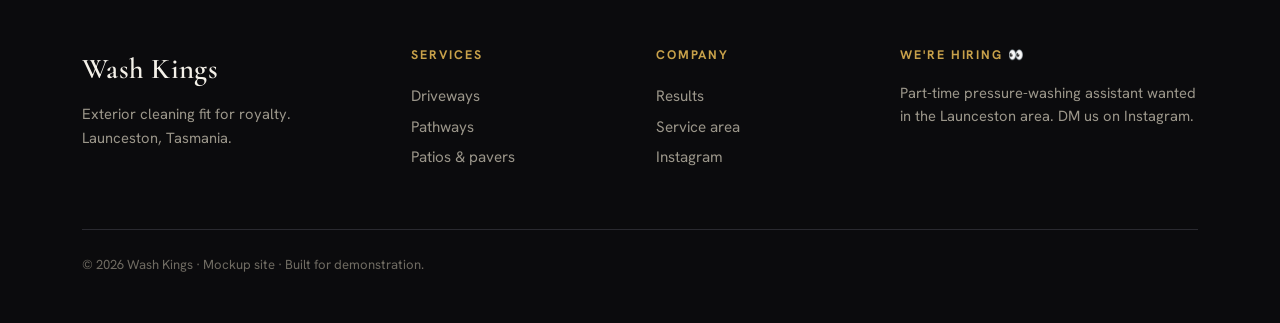
<file: work/wash-kings/index.html>
<!DOCTYPE html>
<html lang="en">
<head>
  <meta charset="UTF-8" />
  <meta name="viewport" content="width=device-width, initial-scale=1.0" />
  <title>Wash Kings — Exterior Cleaning · Launceston</title>
  <meta name="description" content="Wash Kings — premium pressure washing in Launceston, Tasmania. Driveways, pathways & patios restored to like-new. Free quotes." />

  <!-- Open Graph -->
  <meta property="og:title" content="Wash Kings — Exterior Cleaning" />
  <meta property="og:description" content="Premium pressure washing in Launceston. Driveways, pathways & patios. Free quotes." />
  <meta property="og:type" content="website" />

  <link rel="preconnect" href="https://fonts.googleapis.com" />
  <link rel="preconnect" href="https://fonts.gstatic.com" crossorigin />
  <link href="https://fonts.googleapis.com/css2?family=Cormorant+Garamond:ital,wght@0,400;0,500;0,600;0,700;1,500&family=Hanken+Grotesk:wght@400;500;600;700&display=swap" rel="stylesheet" />
  <link rel="stylesheet" href="styles.css" />
  <link rel="icon" href="data:image/svg+xml,%3Csvg xmlns='http://www.w3.org/2000/svg' viewBox='0 0 32 32'%3E%3Ctext y='26' font-size='26'%3E%F0%9F%91%91%3C/text%3E%3C/svg%3E" />
</head>
<body>

  <!-- ───────────────────────── Header ───────────────────────── -->
  <header class="site-header" id="top">
    <a class="brand" href="#top" aria-label="Wash Kings home">
      <span class="brand__crest" aria-hidden="true">
        <svg viewBox="0 0 64 64" width="40" height="40">
          <defs>
            <linearGradient id="gold" x1="0" y1="0" x2="1" y2="1">
              <stop offset="0" stop-color="#f6e6a8" />
              <stop offset="0.5" stop-color="#c8a14a" />
              <stop offset="1" stop-color="#8a6a1f" />
            </linearGradient>
          </defs>
          <!-- crown -->
          <path fill="url(#gold)" d="M10 24l7 7 8-13 7 13 8-13 7 13 7-7-4 22H14z" opacity="0.95"/>
          <circle cx="10" cy="22" r="3" fill="url(#gold)"/>
          <circle cx="32" cy="15" r="3.4" fill="url(#gold)"/>
          <circle cx="54" cy="22" r="3" fill="url(#gold)"/>
          <rect x="13" y="47" width="38" height="4" rx="2" fill="url(#gold)"/>
        </svg>
      </span>
      <span class="brand__text">
        <span class="brand__name">Wash Kings</span>
        <span class="brand__sub">Exterior Cleaning</span>
      </span>
    </a>

    <nav class="nav" aria-label="Primary">
      <a href="#services">Services</a>
      <a href="#results">Results</a>
      <a href="#process">How it works</a>
      <a href="#area">Service area</a>
    </nav>

    <a class="btn btn--gold header__cta" href="#quote">Free quote</a>

    <button class="nav-toggle" aria-label="Open menu" aria-expanded="false">
      <span></span><span></span><span></span>
    </button>
  </header>

  <!-- ───────────────────────── Hero ───────────────────────── -->
  <section class="hero">
    <div class="hero__glow" aria-hidden="true"></div>
    <div class="hero__grain" aria-hidden="true"></div>

    <div class="hero__inner">
      <p class="eyebrow reveal" data-d="0">👑 Launceston · Tasmania</p>
      <h1 class="hero__title">
        <span class="reveal" data-d="1">Treat your home</span>
        <span class="reveal hero__title--gold" data-d="2">like royalty.</span>
      </h1>
      <p class="hero__lede reveal" data-d="3">
        Pressure washing that brings driveways, pathways and patios back to
        like-new. Grime, moss and years of weather — gone.
      </p>
      <div class="hero__actions reveal" data-d="4">
        <a class="btn btn--gold btn--lg" href="#quote">Get my free quote</a>
        <a class="btn btn--ghost btn--lg" href="#results">See the results</a>
      </div>

      <ul class="hero__trust reveal" data-d="5">
        <li><strong>Free</strong> quotes</li>
        <li><strong>Local</strong> &amp; insured</li>
        <li><strong>Satisfaction</strong> guaranteed</li>
      </ul>
    </div>

    <div class="hero__scroll" aria-hidden="true"><span></span>scroll</div>
  </section>

  <!-- ───────────────────── Marquee strip ───────────────────── -->
  <div class="marquee" aria-hidden="true">
    <div class="marquee__track">
      <span>Driveways</span><span class="dot">✦</span>
      <span>Pathways</span><span class="dot">✦</span>
      <span>Patios</span><span class="dot">✦</span>
      <span>Pavers</span><span class="dot">✦</span>
      <span>Concrete</span><span class="dot">✦</span>
      <span>Driveways</span><span class="dot">✦</span>
      <span>Pathways</span><span class="dot">✦</span>
      <span>Patios</span><span class="dot">✦</span>
      <span>Pavers</span><span class="dot">✦</span>
      <span>Concrete</span><span class="dot">✦</span>
    </div>
  </div>

  <!-- ───────────────────────── Services ───────────────────────── -->
  <section class="section" id="services">
    <div class="section__head">
      <p class="eyebrow">What we clean</p>
      <h2 class="section__title">The royal treatment</h2>
      <p class="section__desc">Specialist exterior cleaning for the surfaces that get walked on, parked on and weathered the most.</p>
    </div>

    <div class="cards">
      <article class="card">
        <div class="card__icon" aria-hidden="true">
          <svg viewBox="0 0 48 48" width="34" height="34" fill="none" stroke="currentColor" stroke-width="2" stroke-linecap="round" stroke-linejoin="round">
            <path d="M6 38h36M10 38l4-22h20l4 22M18 16v22M30 16v22M14 27h20"/>
          </svg>
        </div>
        <h3>Driveways</h3>
        <p>Oil stains, tyre marks and ground-in dirt lifted from concrete, asphalt and exposed aggregate.</p>
        <span class="card__tag">Most popular</span>
      </article>

      <article class="card">
        <div class="card__icon" aria-hidden="true">
          <svg viewBox="0 0 48 48" width="34" height="34" fill="none" stroke="currentColor" stroke-width="2" stroke-linecap="round" stroke-linejoin="round">
            <path d="M14 6C14 18 34 30 34 42M10 12h8M12 22h8M16 32h8M20 40h8"/>
          </svg>
        </div>
        <h3>Pathways</h3>
        <p>Slippery moss and algae stripped away — safer, brighter paths from front gate to back door.</p>
        <span class="card__tag">Anti-slip</span>
      </article>

      <article class="card">
        <div class="card__icon" aria-hidden="true">
          <svg viewBox="0 0 48 48" width="34" height="34" fill="none" stroke="currentColor" stroke-width="2" stroke-linecap="round" stroke-linejoin="round">
            <rect x="7" y="7" width="34" height="34" rx="2"/>
            <path d="M7 19h34M7 30h34M18 7v34M29 7v34"/>
          </svg>
        </div>
        <h3>Patios &amp; Pavers</h3>
        <p>Entertaining areas restored — pavers, tiles and decking ready for summer in a single visit.</p>
        <span class="card__tag">Restored</span>
      </article>
    </div>
  </section>

  <!-- ───────────────────── Before / After ───────────────────── -->
  <section class="section section--dark" id="results">
    <div class="section__head">
      <p class="eyebrow">See the difference</p>
      <h2 class="section__title">One pass. Years gone.</h2>
      <p class="section__desc">Drag the handle to reveal the transformation.</p>
    </div>

    <div class="ba" id="ba">
      <div class="ba__img ba__img--after" aria-hidden="true">
        <span class="ba__label ba__label--after">After</span>
      </div>
      <div class="ba__img ba__img--before" id="ba-before" aria-hidden="true">
        <span class="ba__label ba__label--before">Before</span>
      </div>
      <div class="ba__handle" id="ba-handle" aria-hidden="true">
        <div class="ba__grip">
          <svg viewBox="0 0 24 24" width="20" height="20" fill="none" stroke="#0b0b0d" stroke-width="2.5" stroke-linecap="round" stroke-linejoin="round"><path d="M9 6l-5 6 5 6M15 6l5 6-5 6"/></svg>
        </div>
      </div>
      <input class="ba__range" id="ba-range" type="range" min="0" max="100" value="50" aria-label="Reveal before and after" />
    </div>
    <p class="ba__note">Illustrative mockup — drop in real job photos to make this sell itself.</p>
  </section>

  <!-- ───────────────────────── Process ───────────────────────── -->
  <section class="section" id="process">
    <div class="section__head">
      <p class="eyebrow">How it works</p>
      <h2 class="section__title">Easy as 1 · 2 · 3</h2>
    </div>

    <ol class="steps">
      <li class="step">
        <span class="step__no">01</span>
        <h3>Send a few photos</h3>
        <p>Message us on Instagram or fill in the form. A couple of snaps is all we need.</p>
      </li>
      <li class="step">
        <span class="step__no">02</span>
        <h3>Get a free quote</h3>
        <p>Clear, fixed pricing — no surprises, no call-out fees, no obligation.</p>
      </li>
      <li class="step">
        <span class="step__no">03</span>
        <h3>We make it shine</h3>
        <p>We turn up on time, do the job properly, and leave it spotless.</p>
      </li>
    </ol>
  </section>

  <!-- ───────────────────────── Service area ───────────────────────── -->
  <section class="section section--split" id="area">
    <div class="split__text">
      <p class="eyebrow">Proudly local</p>
      <h2 class="section__title">Serving Launceston &amp; surrounds</h2>
      <p class="section__desc">Based in the heart of the Tamar Valley and covering greater Launceston — from Riverside and Newstead to Kings Meadows, Mowbray and beyond.</p>
      <ul class="pill-list">
        <li>Launceston CBD</li><li>Riverside</li><li>Newstead</li>
        <li>Kings Meadows</li><li>Mowbray</li><li>Prospect</li>
        <li>Legana</li><li>Trevallyn</li>
      </ul>
      <a class="btn btn--gold" href="#quote">Check my suburb</a>
    </div>
    <div class="split__map" aria-hidden="true">
      <div class="map__pin"><span>📍</span>Launceston</div>
      <div class="map__rings"></div>
    </div>
  </section>

  <!-- ───────────────────────── Quote / CTA ───────────────────────── -->
  <section class="section quote" id="quote">
    <div class="quote__card">
      <div class="quote__intro">
        <p class="eyebrow">Free, no obligation</p>
        <h2 class="section__title">Get your free quote</h2>
        <p class="section__desc">Tell us what needs a wash and we'll get back to you, usually same day.</p>
        <a class="quote__ig" href="https://instagram.com/washkings_" target="_blank" rel="noopener">
          <svg viewBox="0 0 24 24" width="20" height="20" fill="none" stroke="currentColor" stroke-width="1.8"><rect x="3" y="3" width="18" height="18" rx="5"/><circle cx="12" cy="12" r="4"/><circle cx="17.5" cy="6.5" r="1" fill="currentColor" stroke="none"/></svg>
          @washkings_
        </a>
      </div>

      <form class="quote__form" id="quote-form" novalidate>
        <div class="field">
          <label for="name">Name</label>
          <input id="name" name="name" type="text" placeholder="Your name" required />
        </div>
        <div class="field">
          <label for="phone">Phone or email</label>
          <input id="phone" name="phone" type="text" placeholder="How we reach you" required />
        </div>
        <div class="field">
          <label for="service">What needs cleaning?</label>
          <select id="service" name="service">
            <option>Driveway</option>
            <option>Pathway</option>
            <option>Patio / pavers</option>
            <option>A bit of everything</option>
          </select>
        </div>
        <div class="field">
          <label for="msg">Details</label>
          <textarea id="msg" name="msg" rows="3" placeholder="Suburb, surface size, anything else…"></textarea>
        </div>
        <button class="btn btn--gold btn--lg btn--block" type="submit">Request my free quote</button>
        <p class="quote__ok" id="quote-ok" hidden>👑 Thanks! This is a mockup — wire this form to email or Instagram DMs to go live.</p>
      </form>
    </div>
  </section>

  <!-- ───────────────────────── Footer ───────────────────────── -->
  <footer class="footer">
    <div class="footer__brand">
      <span class="brand__name">Wash Kings</span>
      <p>Exterior cleaning fit for royalty.<br/>Launceston, Tasmania.</p>
    </div>
    <div class="footer__col">
      <h4>Services</h4>
      <a href="#services">Driveways</a>
      <a href="#services">Pathways</a>
      <a href="#services">Patios &amp; pavers</a>
    </div>
    <div class="footer__col">
      <h4>Company</h4>
      <a href="#results">Results</a>
      <a href="#area">Service area</a>
      <a href="https://instagram.com/washkings_" target="_blank" rel="noopener">Instagram</a>
    </div>
    <div class="footer__col footer__hiring">
      <h4>We're hiring 👀</h4>
      <p>Part-time pressure-washing assistant wanted in the Launceston area. DM us on Instagram.</p>
    </div>
    <p class="footer__legal">© <span id="year"></span> Wash Kings · Mockup site · Built for demonstration.</p>
  </footer>

  <script src="script.js"></script>
</body>
</html>
</file>
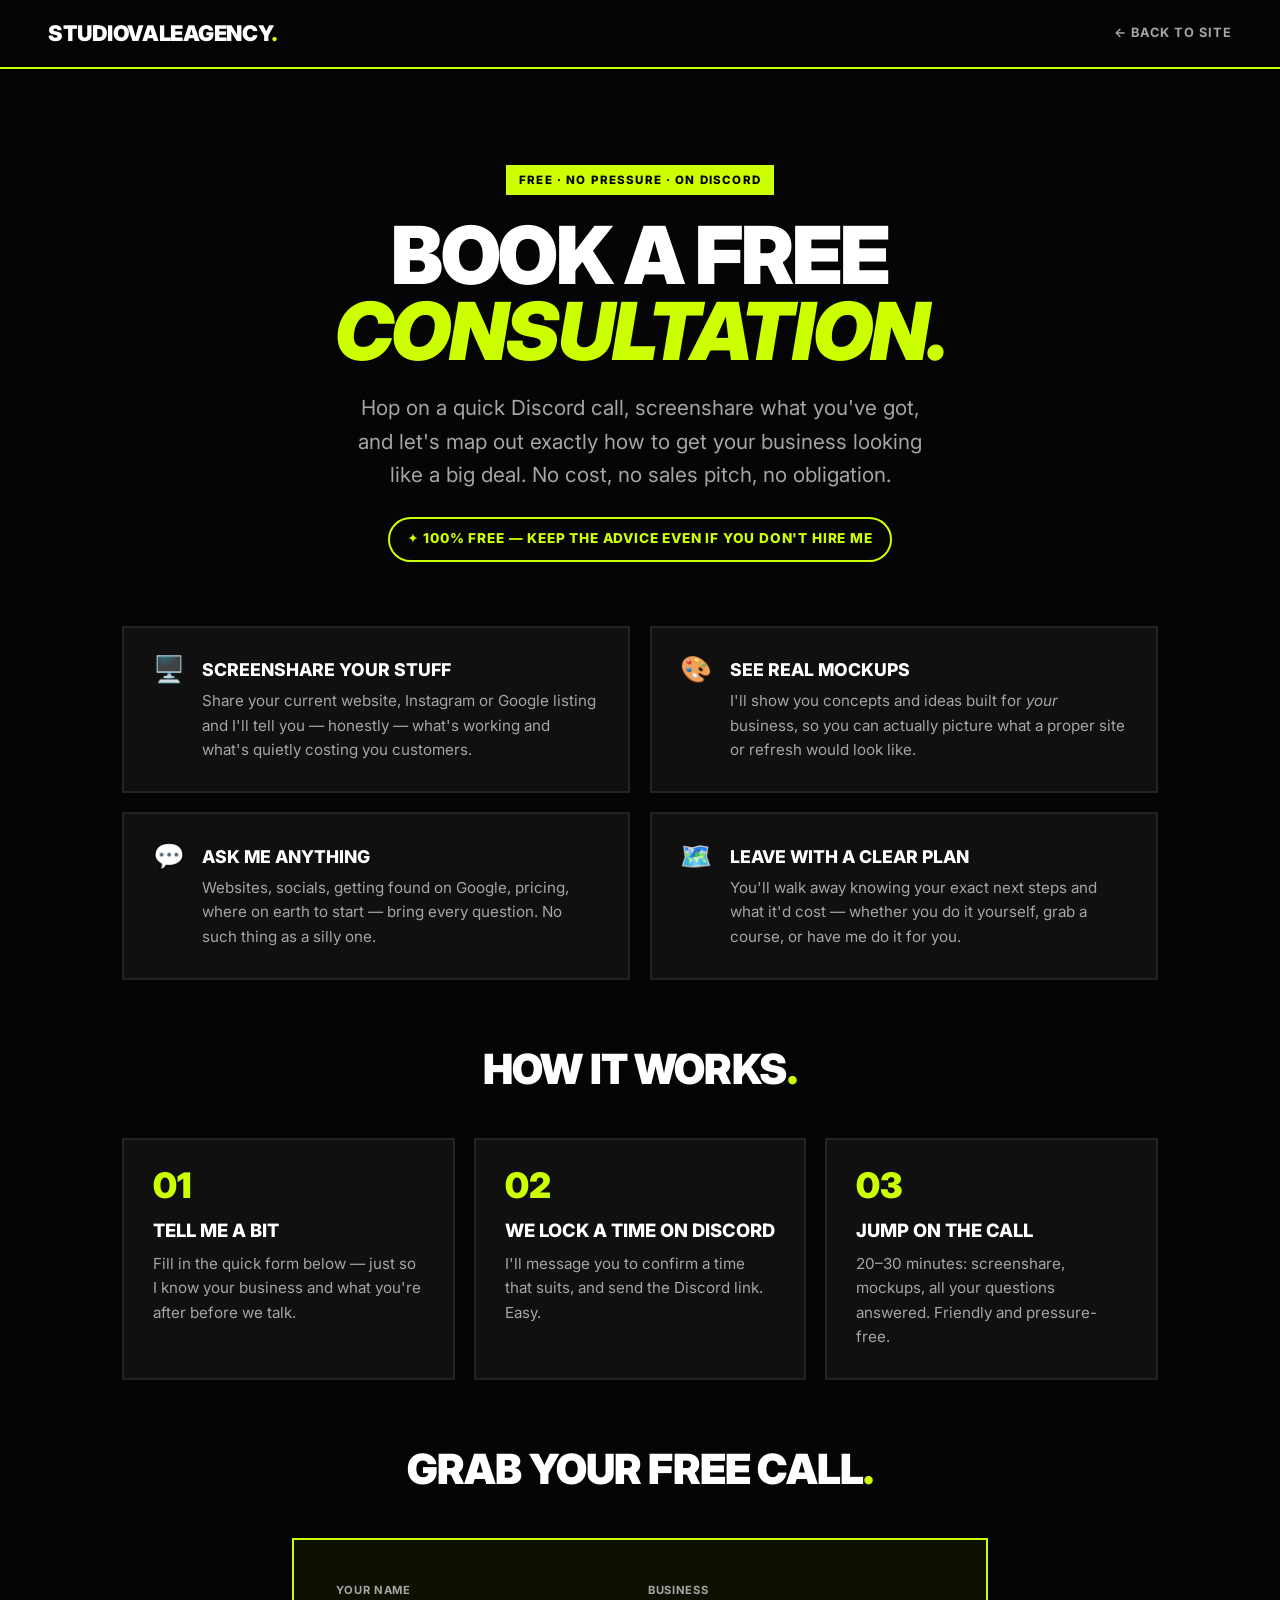
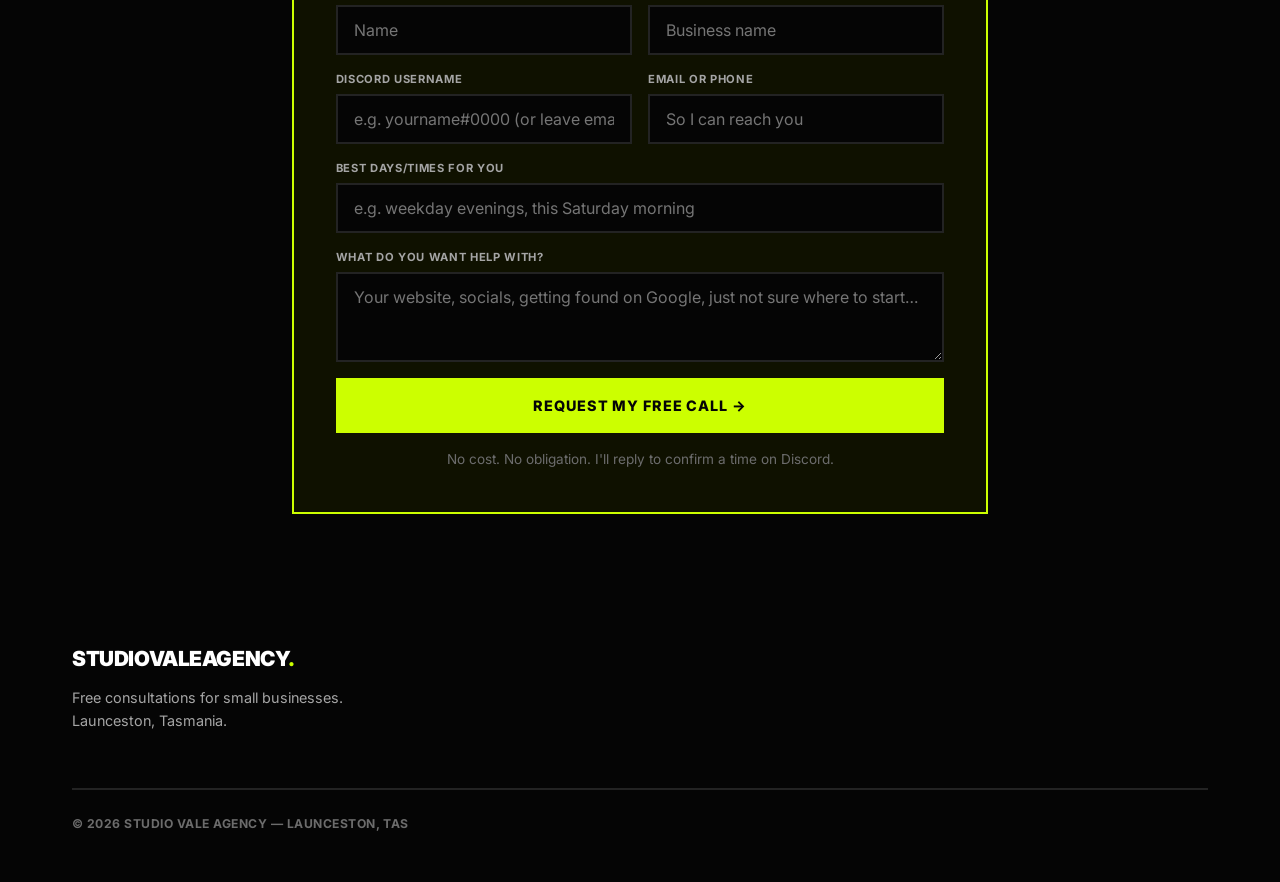
<file: book.html>
<!DOCTYPE html>
<html lang="en">
<head>
  <meta charset="UTF-8" />
  <meta name="viewport" content="width=device-width, initial-scale=1.0" />
  <title>Book a Free Consultation — Studio Vale Agency</title>
  <meta name="description" content="Book a free, no-pressure consultation with Studio Vale Agency on Discord. Screenshare your site, see real mockups, and ask anything about websites, socials and getting found online." />
  <link rel="preconnect" href="https://fonts.googleapis.com" />
  <link rel="preconnect" href="https://fonts.gstatic.com" crossorigin />
  <link href="https://fonts.googleapis.com/css2?family=Inter:ital,wght@0,400;0,600;0,700;0,800;0,900;1,900&display=swap" rel="stylesheet" />
  <link rel="stylesheet" href="styles.css" />
  <link rel="icon" href="data:image/svg+xml,%3Csvg xmlns='http://www.w3.org/2000/svg' viewBox='0 0 32 32'%3E%3Crect width='32' height='32' fill='%23050505'/%3E%3Ctext x='16' y='24' font-size='22' font-weight='900' text-anchor='middle' fill='%23ccff00' font-family='Arial'%3EV%3C/text%3E%3C/svg%3E" />
  <style>
    .book-hdr { position: sticky; top: 0; z-index: 50; display: flex; align-items: center; gap: 1rem; padding: 1rem clamp(1rem,4vw,3rem); background: rgba(5,5,5,.85); backdrop-filter: blur(10px); border-bottom: 2px solid var(--lime); }
    .book-hdr .back { margin-left: auto; font-weight: 700; font-size: .8rem; letter-spacing: .08em; text-transform: uppercase; color: var(--grey); }
    .book-hdr .back:hover { color: var(--lime); }

    .book-hero { max-width: 1000px; margin: 0 auto; padding: clamp(3rem,8vw,6rem) clamp(1rem,4vw,2rem) 2rem; text-align: center; }
    .book-hero .pill { display: inline-block; font-weight: 800; font-size: .72rem; letter-spacing: .1em; text-transform: uppercase; color: var(--black); background: var(--lime); padding: .35rem .8rem; }
    .book-hero h1 { font-weight: 900; text-transform: uppercase; font-size: clamp(2.6rem,7vw,5rem); line-height: .95; letter-spacing: -0.03em; margin: 1.4rem 0; }
    .book-hero h1 em { color: var(--lime); font-style: italic; }
    .book-hero p { font-size: clamp(1.05rem,2vw,1.3rem); color: var(--grey); max-width: 46ch; margin: 0 auto; }
    .free-badge { display: inline-flex; align-items: center; gap: .5rem; margin-top: 1.6rem; font-weight: 800; text-transform: uppercase; letter-spacing: .06em; font-size: .85rem; color: var(--lime); border: 2px solid var(--lime); padding: .6rem 1.1rem; border-radius: 999px; }

    .get { max-width: 1100px; margin: 0 auto; padding: 2rem clamp(1rem,4vw,2rem) 1rem; display: grid; grid-template-columns: repeat(2,1fr); gap: 1.2rem; }
    .get__item { background: var(--card); border: 2px solid var(--line); padding: 1.8rem; display: flex; gap: 1.1rem; align-items: flex-start; transition: border-color .25s; }
    .get__item:hover { border-color: var(--lime); }
    .get__ic { font-size: 1.6rem; line-height: 1; }
    .get__item h3 { font-weight: 800; text-transform: uppercase; font-size: 1.1rem; margin-bottom: .3rem; }
    .get__item p { color: var(--grey); font-size: .95rem; }

    .how { max-width: 1100px; margin: 0 auto; padding: 2.5rem clamp(1rem,4vw,2rem); }
    .how h2, .form-wrap h2 { font-weight: 900; text-transform: uppercase; font-size: clamp(1.8rem,4vw,2.6rem); letter-spacing: -0.02em; text-align: center; margin-bottom: 2.2rem; }
    .how h2 .lime, .form-wrap h2 .lime { color: var(--lime); }
    .steps3 { display: grid; grid-template-columns: repeat(3,1fr); gap: 1.2rem; }
    .step3 { background: var(--card); border: 2px solid var(--line); padding: 1.8rem; }
    .step3 .num { font-weight: 900; font-size: 2.2rem; color: var(--lime); line-height: 1; }
    .step3 h3 { font-weight: 800; text-transform: uppercase; font-size: 1.15rem; margin: .8rem 0 .4rem; }
    .step3 p { color: var(--grey); font-size: .95rem; }

    .form-wrap { max-width: 760px; margin: 0 auto; padding: 1rem clamp(1rem,4vw,2rem) 4rem; }
    .bform { background: var(--pine, #0f1100); border: 2px solid var(--lime); padding: clamp(1.6rem,4vw,2.6rem); display: grid; gap: 1rem; }
    .bform .row { display: grid; grid-template-columns: 1fr 1fr; gap: 1rem; }
    .bfield { display: grid; gap: .35rem; }
    .bfield.full { grid-column: 1 / -1; }
    .bfield label { font-weight: 700; font-size: .7rem; letter-spacing: .06em; text-transform: uppercase; color: var(--grey); }
    .bfield input, .bfield textarea { font-family: var(--font); font-size: 1rem; color: var(--white); background: var(--black); border: 2px solid var(--line); border-radius: 0; padding: .8rem 1rem; resize: vertical; }
    .bfield input:focus, .bfield textarea:focus { outline: none; border-color: var(--lime); }
    .bform .note { font-size: .85rem; color: var(--grey-2); text-align: center; }
    .bok { display: none; background: var(--lime); color: var(--black); font-weight: 800; padding: 1.2rem; text-align: center; text-transform: uppercase; letter-spacing: .04em; }
    @media (max-width: 760px) { .get, .steps3 { grid-template-columns: 1fr; } .bform .row { grid-template-columns: 1fr; } }
  </style>
</head>
<body>
  <header class="book-hdr">
    <a class="wordmark" href="index.html">STUDIOVALEAGENCY<span class="dot">.</span></a>
    <a class="back" href="index.html">← Back to site</a>
  </header>

  <section class="book-hero">
    <span class="pill">Free · No pressure · On Discord</span>
    <h1>Book a free<br><em>consultation.</em></h1>
    <p>Hop on a quick Discord call, screenshare what you've got, and let's map out exactly how to get your business looking like a big deal. No cost, no sales pitch, no obligation.</p>
    <div class="free-badge">✦ 100% free — keep the advice even if you don't hire me</div>
  </section>

  <section class="get">
    <div class="get__item"><span class="get__ic">🖥️</span><div><h3>Screenshare your stuff</h3><p>Share your current website, Instagram or Google listing and I'll tell you — honestly — what's working and what's quietly costing you customers.</p></div></div>
    <div class="get__item"><span class="get__ic">🎨</span><div><h3>See real mockups</h3><p>I'll show you concepts and ideas built for <em>your</em> business, so you can actually picture what a proper site or refresh would look like.</p></div></div>
    <div class="get__item"><span class="get__ic">💬</span><div><h3>Ask me anything</h3><p>Websites, socials, getting found on Google, pricing, where on earth to start — bring every question. No such thing as a silly one.</p></div></div>
    <div class="get__item"><span class="get__ic">🗺️</span><div><h3>Leave with a clear plan</h3><p>You'll walk away knowing your exact next steps and what it'd cost — whether you do it yourself, grab a course, or have me do it for you.</p></div></div>
  </section>

  <section class="how">
    <h2>How it works<span class="lime">.</span></h2>
    <div class="steps3">
      <div class="step3"><div class="num">01</div><h3>Tell me a bit</h3><p>Fill in the quick form below — just so I know your business and what you're after before we talk.</p></div>
      <div class="step3"><div class="num">02</div><h3>We lock a time on Discord</h3><p>I'll message you to confirm a time that suits, and send the Discord link. Easy.</p></div>
      <div class="step3"><div class="num">03</div><h3>Jump on the call</h3><p>20–30 minutes: screenshare, mockups, all your questions answered. Friendly and pressure-free.</p></div>
    </div>
  </section>

  <section class="form-wrap">
    <h2>Grab your free call<span class="lime">.</span></h2>
    <form class="bform" id="book-form" novalidate>
      <div class="row">
        <div class="bfield"><label for="bname">Your name</label><input id="bname" name="name" type="text" placeholder="Name" required /></div>
        <div class="bfield"><label for="bbiz">Business</label><input id="bbiz" name="business" type="text" placeholder="Business name" /></div>
      </div>
      <div class="row">
        <div class="bfield"><label for="bdiscord">Discord username</label><input id="bdiscord" name="discord" type="text" placeholder="e.g. yourname#0000 (or leave email)" /></div>
        <div class="bfield"><label for="bemail">Email or phone</label><input id="bemail" name="email" type="text" placeholder="So I can reach you" required /></div>
      </div>
      <div class="bfield full"><label for="bwhen">Best days/times for you</label><input id="bwhen" name="when" type="text" placeholder="e.g. weekday evenings, this Saturday morning" /></div>
      <div class="bfield full"><label for="bwhat">What do you want help with?</label><textarea id="bwhat" name="message" rows="3" placeholder="Your website, socials, getting found on Google, just not sure where to start…"></textarea></div>
      <button class="btn btn--lime btn--lg btn--block" type="submit">Request my free call →</button>
      <p class="note">No cost. No obligation. I'll reply to confirm a time on Discord.</p>
      <div class="bok" id="book-ok">✦ Got it! I'll be in touch shortly to lock in your free call.</div>
    </form>
  </section>

  <footer class="footer">
    <div class="footer__brand">
      <span class="wordmark wordmark--sm">STUDIOVALEAGENCY<span class="dot">.</span></span>
      <p>Free consultations for small businesses.<br>Launceston, Tasmania.</p>
    </div>
    <p class="footer__legal">© <span id="year"></span> Studio Vale Agency — Launceston, TAS</p>
  </footer>

  <script>
    document.getElementById("year").textContent = new Date().getFullYear();
    (function () {
      var form = document.getElementById("book-form");
      var ok = document.getElementById("book-ok");
      // FormSubmit → emails each booking to hello@studiovaleagency.com (free, no backend).
      var ENDPOINT = "https://formsubmit.co/ajax/hello@studiovaleagency.com";
      form.addEventListener("submit", function (e) {
        e.preventDefault();
        if (!form.checkValidity()) { form.reportValidity(); return; }
        var data = Object.fromEntries(new FormData(form).entries());
        data._subject = "📅 New free consultation request — Studio Vale";
        data._template = "table";
        data._captcha = "false";
        var btn = form.querySelector("button[type=submit]");
        btn.textContent = "Sending…";
        fetch(ENDPOINT, { method: "POST", headers: { "Content-Type": "application/json", "Accept": "application/json" }, body: JSON.stringify(data) })
          .catch(function(){})
          .finally(function () {
            form.querySelectorAll(".row, .bfield, .note").forEach(function(el){ el.style.display = "none"; });
            btn.style.display = "none";
            ok.style.display = "block";
          });
      });
    })();
  </script>
</body>
</html>
</file>
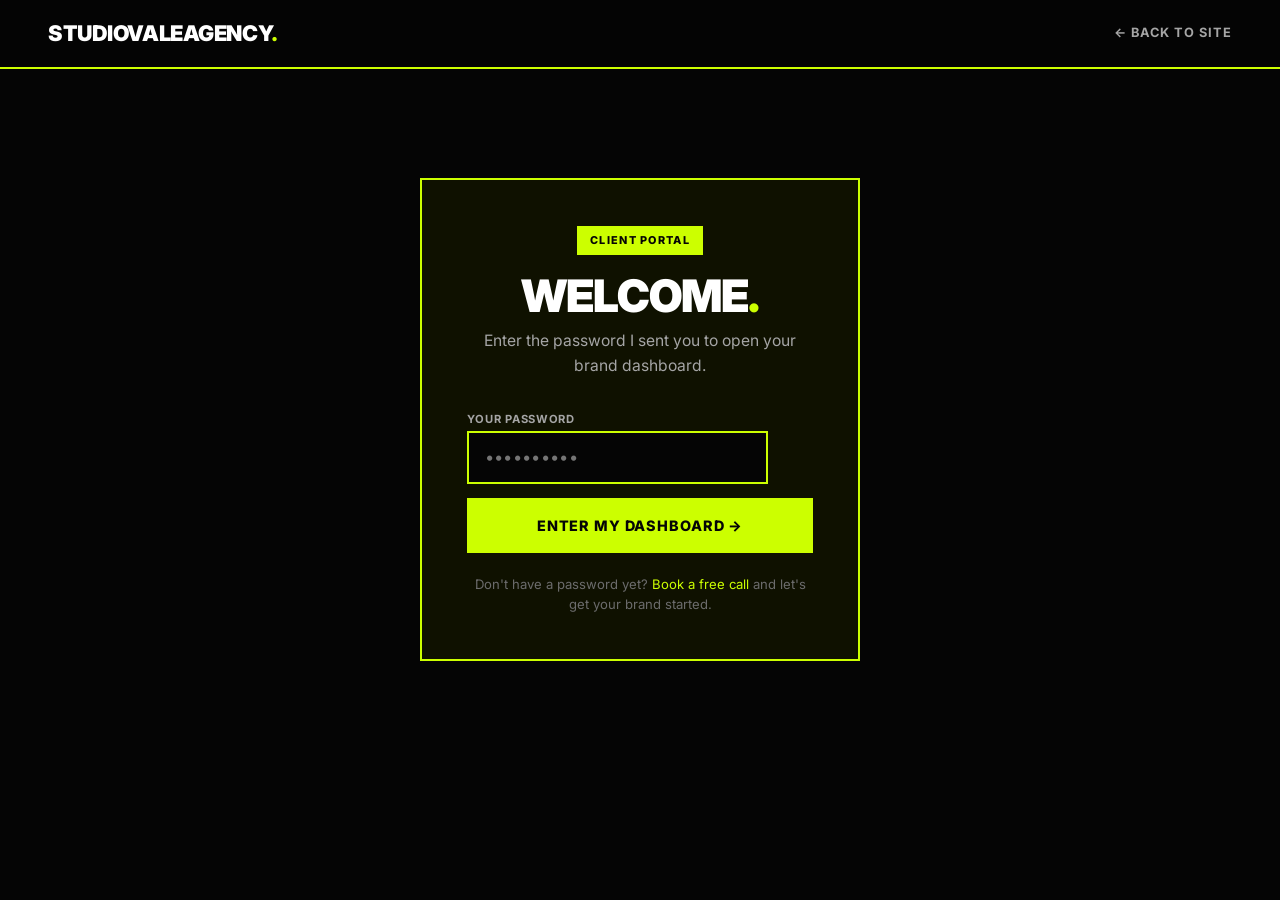
<file: clients.html>
<!DOCTYPE html>
<html lang="en">
<head>
  <meta charset="UTF-8" />
  <meta name="viewport" content="width=device-width, initial-scale=1.0" />
  <title>Client Login — Studio Vale Agency</title>
  <meta name="description" content="Studio Vale Agency client portal. Enter your password to view your brand dashboard." />
  <meta name="robots" content="noindex, nofollow" />
  <link rel="preconnect" href="https://fonts.googleapis.com" />
  <link rel="preconnect" href="https://fonts.gstatic.com" crossorigin />
  <link href="https://fonts.googleapis.com/css2?family=Inter:ital,wght@0,400;0,600;0,700;0,800;0,900;1,900&display=swap" rel="stylesheet" />
  <link rel="stylesheet" href="styles.css" />
  <link rel="icon" href="data:image/svg+xml,%3Csvg xmlns='http://www.w3.org/2000/svg' viewBox='0 0 32 32'%3E%3Crect width='32' height='32' fill='%23050505'/%3E%3Ctext x='16' y='24' font-size='22' font-weight='900' text-anchor='middle' fill='%23ccff00' font-family='Arial'%3EV%3C/text%3E%3C/svg%3E" />
  <style>
    .login-hdr { position: sticky; top: 0; z-index: 50; display: flex; align-items: center; gap: 1rem; padding: 1rem clamp(1rem,4vw,3rem); background: rgba(5,5,5,.85); backdrop-filter: blur(10px); border-bottom: 2px solid var(--lime); }
    .login-hdr .back { margin-left: auto; font-weight: 700; font-size: .8rem; letter-spacing: .08em; text-transform: uppercase; color: var(--grey); }
    .login-hdr .back:hover { color: var(--lime); }

    .login-wrap { min-height: 78vh; display: grid; place-items: center; padding: clamp(2rem,8vw,5rem) clamp(1rem,4vw,2rem); }
    .login-card { width: 100%; max-width: 440px; background: var(--pine, #0f1100); border: 2px solid var(--lime); padding: clamp(1.8rem,5vw,2.8rem); text-align: center; }
    .login-card .pill { display: inline-block; font-weight: 800; font-size: .68rem; letter-spacing: .12em; text-transform: uppercase; color: var(--black); background: var(--lime); padding: .35rem .8rem; }
    .login-card h1 { font-weight: 900; text-transform: uppercase; font-size: clamp(2rem,6vw,2.8rem); line-height: 1; letter-spacing: -0.02em; margin: 1.2rem 0 .6rem; }
    .login-card .lime { color: var(--lime); }
    .login-card p.sub { color: var(--grey); font-size: .98rem; margin-bottom: 1.6rem; }
    .login-form { display: grid; gap: .9rem; text-align: left; }
    .login-form label { font-weight: 700; font-size: .7rem; letter-spacing: .06em; text-transform: uppercase; color: var(--grey); }
    .login-form input { font-family: var(--font); font-size: 1.05rem; color: var(--white); background: var(--black); border: 2px solid var(--line); border-radius: 0; padding: .9rem 1rem; letter-spacing: .02em; }
    .login-form input:focus { outline: none; border-color: var(--lime); }
    .login-err { display: none; color: #ff5a5a; font-weight: 700; font-size: .9rem; text-align: center; }
    .login-note { margin-top: 1.4rem; font-size: .82rem; color: var(--grey-2); line-height: 1.5; }
    .login-note a { color: var(--lime); }
  </style>
</head>
<body>
  <header class="login-hdr">
    <a class="wordmark" href="index.html">STUDIOVALEAGENCY<span class="dot">.</span></a>
    <a class="back" href="index.html">← Back to site</a>
  </header>

  <main class="login-wrap">
    <div class="login-card">
      <span class="pill">Client Portal</span>
      <h1>Welcome<span class="lime">.</span></h1>
      <p class="sub">Enter the password I sent you to open your brand dashboard.</p>
      <form class="login-form" id="login-form" novalidate>
        <div>
          <label for="pw">Your password</label>
          <input id="pw" type="password" autocomplete="off" placeholder="••••••••••" required autofocus />
        </div>
        <button class="btn btn--lime btn--lg btn--block" type="submit">Enter my dashboard →</button>
        <p class="login-err" id="login-err">Hmm — that password didn't match. Double-check it, or message me.</p>
      </form>
      <p class="login-note">Don't have a password yet? <a href="book.html">Book a free call</a> and let's get your brand started.</p>
    </div>
  </main>

  <!--
    CLIENT PORTAL — how it works (for Apryl):
    Each client gets a password. We store only the SHA-256 HASH of it here, never the plain password,
    and map it to that client's page. Enter password -> hashed in the browser -> matched -> redirected.

    HONESTY NOTE: because this site lives in a PUBLIC repo, this is a convenience gate, not a vault —
    a determined person could read the source and find the client page paths. The pages only contain
    each client's offerings + a link to their (already shareable) live site + a buy form, so nothing
    secret is exposed. Don't put anything truly private on a client page.

    TO ADD A CLIENT:
      1) Pick a password and give it to them privately.
      2) Get its hash:  printf '%s' 'their-password' | shasum -a 256
      3) Add a line to CLIENTS below:  "<that-hash>": "clients/their-slug.html",
      4) Create clients/their-slug.html (copy clients/wash-kings.html as a template).
  -->
  <script>
    // hash -> client page
    const CLIENTS = {
      // password: wash-kings-2026
      "6374c7fc4201f046c3b4e02284da8c4c3a5cd3d0bdca81042fd46d34ddb4701c": "clients/wash-kings.html",
      // password: sailor-2026
      "6b09e52d956c0729fd4b411ef0441c097663e05590b1862dc4b191b373edb49b": "clients/sailor.html"
    };

    async function sha256(str) {
      const buf = await crypto.subtle.digest("SHA-256", new TextEncoder().encode(str));
      return [...new Uint8Array(buf)].map(b => b.toString(16).padStart(2, "0")).join("");
    }

    const form = document.getElementById("login-form");
    const err = document.getElementById("login-err");
    form.addEventListener("submit", async (e) => {
      e.preventDefault();
      err.style.display = "none";
      const pw = document.getElementById("pw").value.trim();
      if (!pw) return;
      const dest = CLIENTS[await sha256(pw)];
      if (dest) {
        window.location.href = dest;
      } else {
        err.style.display = "block";
        document.getElementById("pw").select();
      }
    });
  </script>
</body>
</html>
</file>
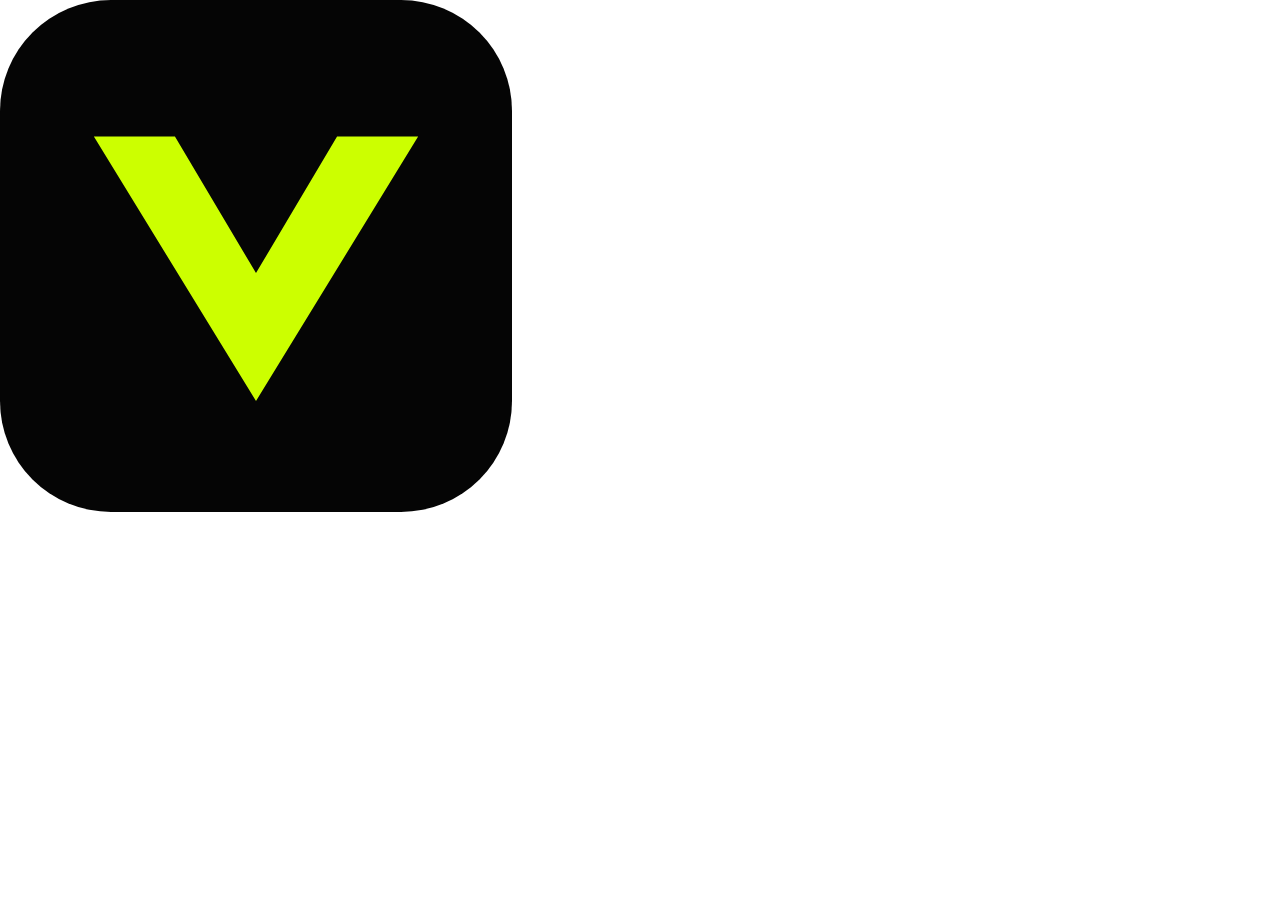
<file: brand/icon-512.html>
<!DOCTYPE html><html><head><meta charset="utf-8"><style>html,body{margin:0}body{width:512px;height:512px}</style></head>
<body>
<svg width="512" height="512" viewBox="0 0 120 120"><rect width="120" height="120" rx="26" fill="#050505"/><path fill="#ccff00" d="M22 32 L60 94 L98 32 L79 32 L60 64 L41 32 Z"/></svg>
</body></html>
</file>
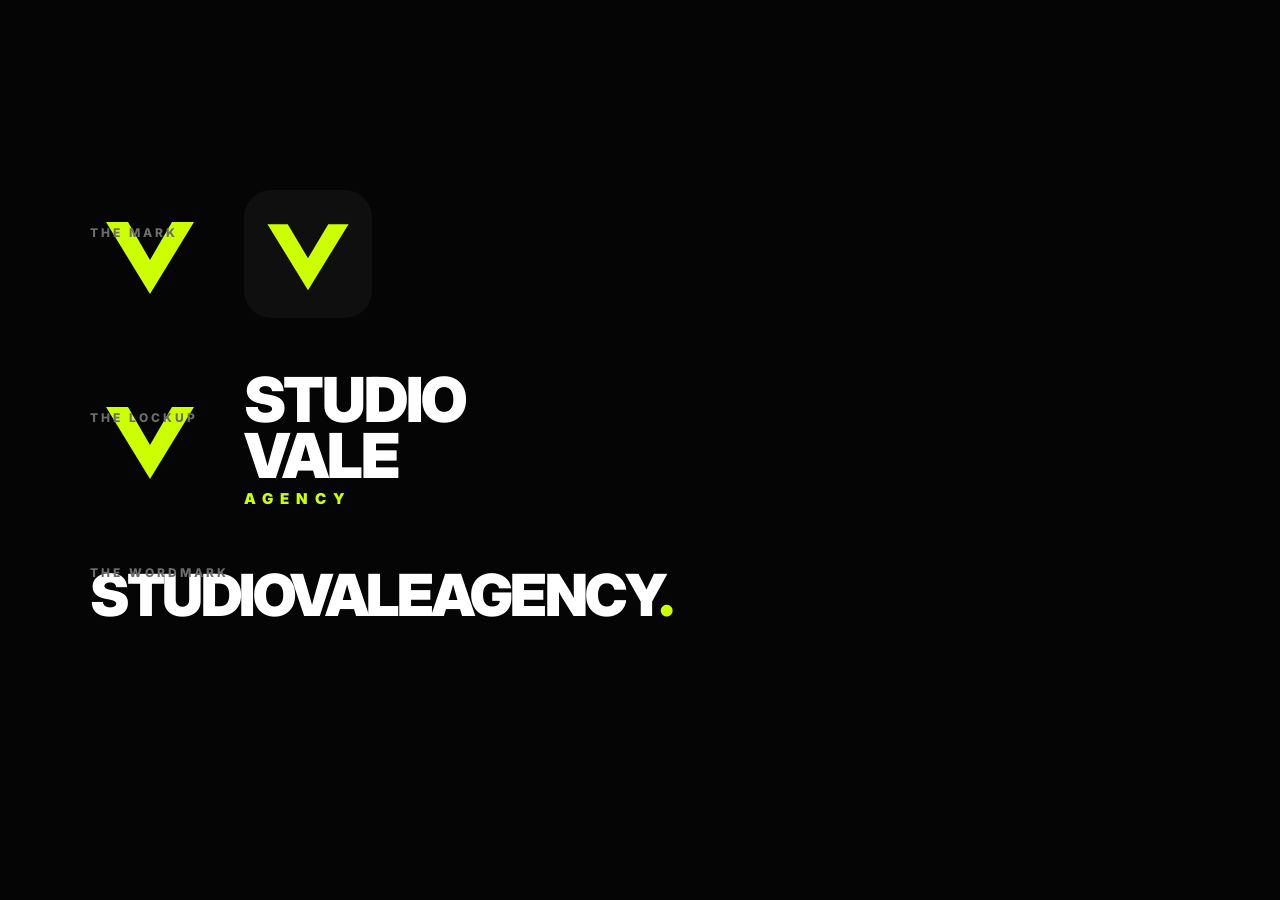
<file: brand/logo-kit.html>
<!DOCTYPE html>
<html><head><meta charset="utf-8">
<link href="https://fonts.googleapis.com/css2?family=Inter:wght@800;900&display=swap" rel="stylesheet">
<style>
  html,body{margin:0}
  body{width:1200px;height:820px;background:#050505;font-family:'Inter',sans-serif;color:#fff;
    display:flex;flex-direction:column;justify-content:center;gap:54px;padding:0 90px;box-sizing:border-box}
  .row{display:flex;align-items:center;gap:34px}
  .label{position:absolute;font-size:12px;letter-spacing:3px;text-transform:uppercase;color:#6c6c6c;font-weight:800;margin-top:-44px}
  .chev{width:120px;height:120px;flex:none}
  .icon{width:128px;height:128px;flex:none}
  .lockword{font-weight:900;font-size:62px;letter-spacing:-2px;text-transform:uppercase;line-height:.9}
  .lockword small{display:block;font-size:15px;letter-spacing:7px;color:#ccff00;margin-top:8px}
  .wordmark{font-weight:900;font-size:58px;letter-spacing:-2.5px;text-transform:uppercase}
  .wordmark .dot{color:#ccff00}
  .sub{font-weight:900;font-size:30px;letter-spacing:-1px;text-transform:uppercase;color:#fff}
  .sub .dot{color:#ccff00}
</style></head>
<body>

  <div class="row">
    <span class="label">The mark</span>
    <svg class="chev" viewBox="0 0 120 120"><path fill="#ccff00" d="M16 28 L60 100 L104 28 L82 28 L60 66 L38 28 Z"/></svg>
    <svg class="icon" viewBox="0 0 120 120"><rect width="120" height="120" rx="26" fill="#0f0f0f"/><path fill="#ccff00" d="M22 32 L60 94 L98 32 L79 32 L60 64 L41 32 Z"/></svg>
  </div>

  <div class="row">
    <span class="label">The lockup</span>
    <svg class="chev" viewBox="0 0 120 120"><path fill="#ccff00" d="M16 28 L60 100 L104 28 L82 28 L60 66 L38 28 Z"/></svg>
    <div class="lockword">STUDIO<br>VALE<small>AGENCY</small></div>
  </div>

  <div class="row">
    <span class="label">The wordmark</span>
    <div class="wordmark">STUDIOVALEAGENCY<span class="dot">.</span></div>
  </div>

</body></html>
</file>
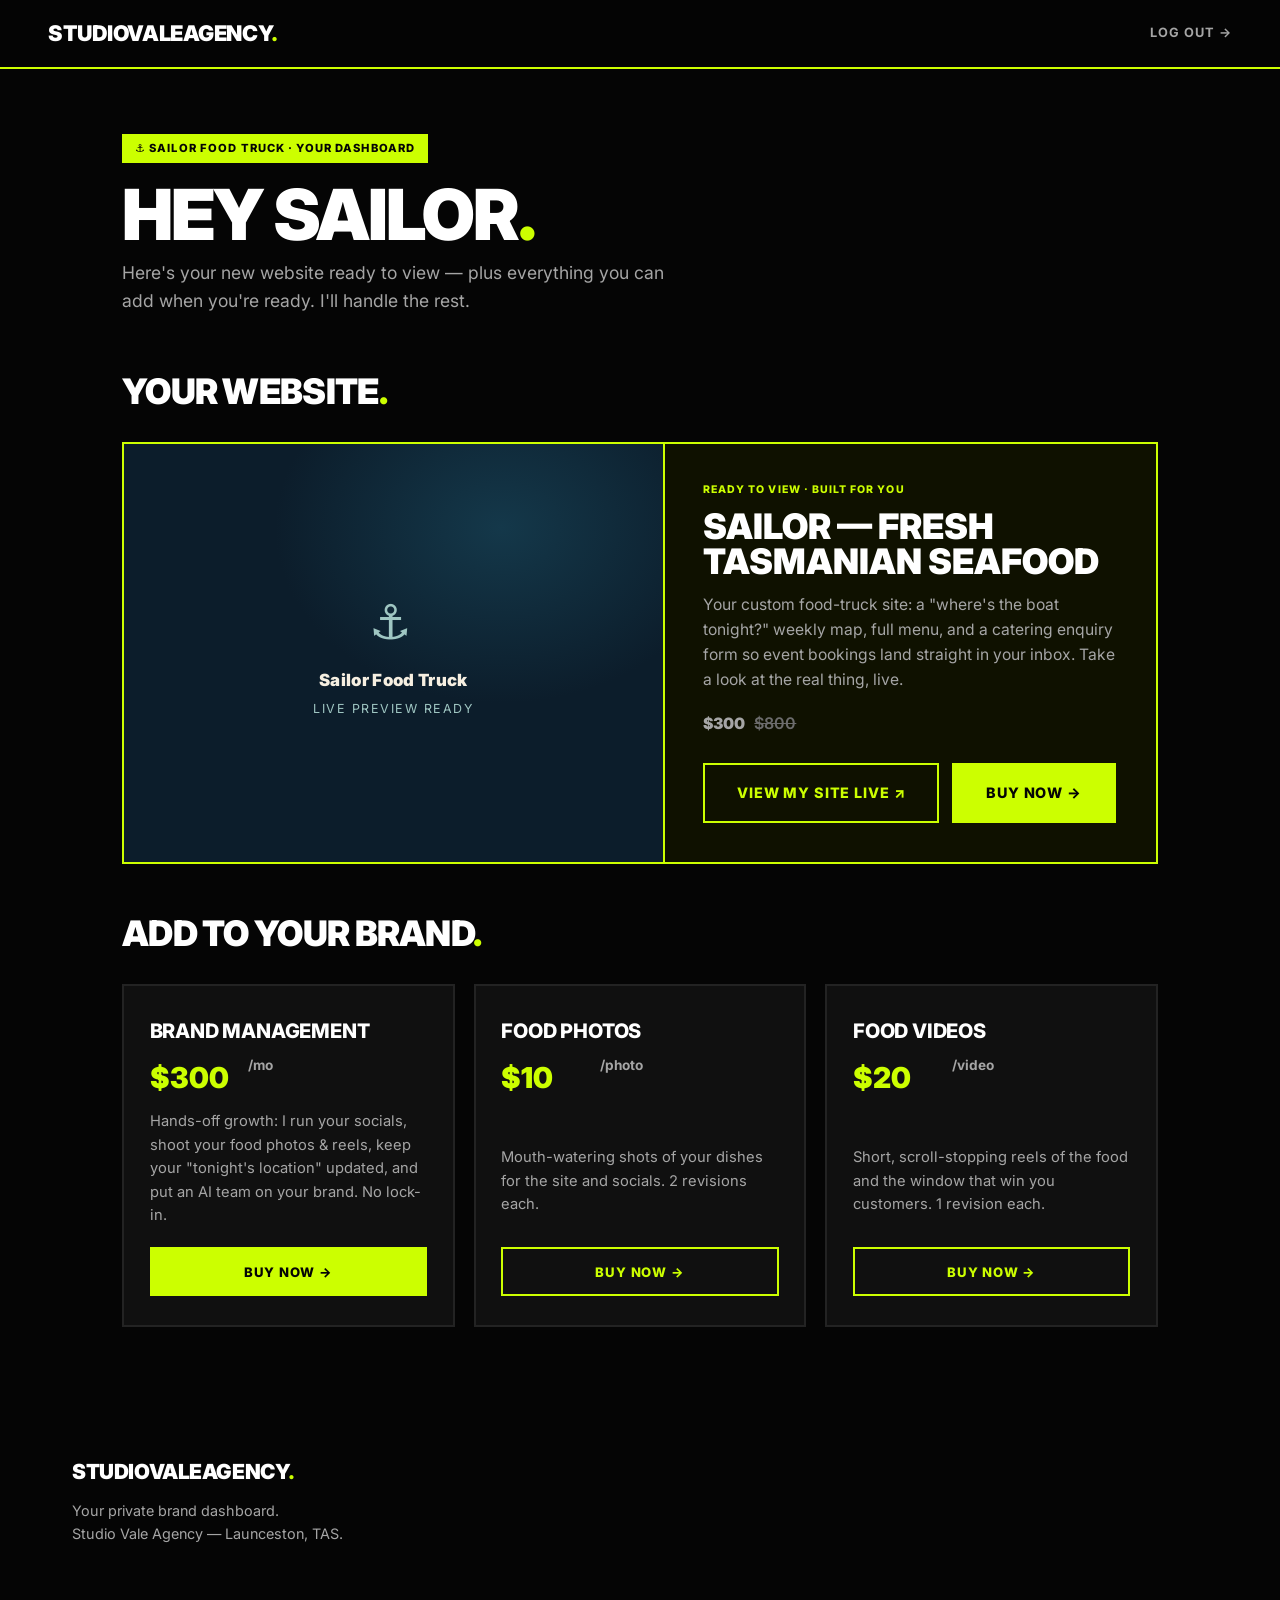
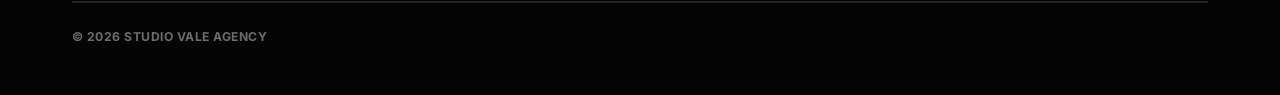
<file: clients/sailor.html>
<!DOCTYPE html>
<html lang="en">
<head>
  <meta charset="UTF-8" />
  <meta name="viewport" content="width=device-width, initial-scale=1.0" />
  <title>Sailor Food Truck — Your Dashboard · Studio Vale Agency</title>
  <meta name="robots" content="noindex, nofollow" />
  <link rel="preconnect" href="https://fonts.googleapis.com" />
  <link rel="preconnect" href="https://fonts.gstatic.com" crossorigin />
  <link href="https://fonts.googleapis.com/css2?family=Inter:ital,wght@0,400;0,600;0,700;0,800;0,900;1,900&display=swap" rel="stylesheet" />
  <link rel="stylesheet" href="../styles.css" />
  <link rel="icon" href="data:image/svg+xml,%3Csvg xmlns='http://www.w3.org/2000/svg' viewBox='0 0 32 32'%3E%3Crect width='32' height='32' fill='%23050505'/%3E%3Ctext x='16' y='24' font-size='22' font-weight='900' text-anchor='middle' fill='%23ccff00' font-family='Arial'%3EV%3C/text%3E%3C/svg%3E" />
  <style>
    .cp-hdr { position: sticky; top: 0; z-index: 50; display: flex; align-items: center; gap: 1rem; padding: 1rem clamp(1rem,4vw,3rem); background: rgba(5,5,5,.85); backdrop-filter: blur(10px); border-bottom: 2px solid var(--lime); }
    .cp-hdr .out { margin-left: auto; font-weight: 700; font-size: .8rem; letter-spacing: .08em; text-transform: uppercase; color: var(--grey); }
    .cp-hdr .out:hover { color: var(--lime); }

    .cp-main { max-width: 1100px; margin: 0 auto; padding: clamp(2rem,6vw,4rem) clamp(1rem,4vw,2rem) 4rem; }
    .cp-hero { margin-bottom: 3rem; }
    .cp-hero .pill { display: inline-block; font-weight: 800; font-size: .7rem; letter-spacing: .1em; text-transform: uppercase; color: var(--black); background: var(--lime); padding: .35rem .8rem; }
    .cp-hero h1 { font-weight: 900; text-transform: uppercase; font-size: clamp(2.4rem,7vw,4.4rem); line-height: .95; letter-spacing: -0.03em; margin: 1.2rem 0 .6rem; }
    .cp-hero h1 .lime { color: var(--lime); }
    .cp-hero p { color: var(--grey); font-size: 1.1rem; max-width: 52ch; }

    .cp-section-title { font-weight: 900; text-transform: uppercase; font-size: clamp(1.5rem,4vw,2.2rem); letter-spacing: -0.02em; margin: 2.6rem 0 1.4rem; }
    .cp-section-title .lime { color: var(--lime); }

    /* Featured website panel */
    .site-panel { display: grid; grid-template-columns: 1.1fr 1fr; gap: 0; border: 2px solid var(--lime); background: #0f1100; }
    .site-panel__shot { border-right: 2px solid var(--lime); background: #0a0a0a; min-height: 240px; position: relative; overflow: hidden; }
    /* Sailor preview placeholder (swap for a real screenshot any time) */
    .site-panel__shot .prev { position: absolute; inset: 0; display: grid; place-items: center;
      background: radial-gradient(60% 60% at 70% 20%, #14384a, #0c1d2b 70%); color: #f6efe1; text-align: center; }
    .site-panel__shot .prev .anc { font-size: 3rem; }
    .site-panel__shot .prev b { display: block; font-weight: 900; font-size: 1.05rem; letter-spacing: .02em; margin-top: .4rem; }
    .site-panel__shot .prev span { font-size: .78rem; color: #9fc6c2; letter-spacing: .12em; text-transform: uppercase; }
    .site-panel__body { padding: clamp(1.6rem,4vw,2.4rem); display: flex; flex-direction: column; }
    .site-panel__body .tag { font-weight: 800; font-size: .66rem; letter-spacing: .1em; text-transform: uppercase; color: var(--lime); }
    .site-panel__body h3 { font-weight: 900; text-transform: uppercase; font-size: clamp(1.6rem,3.5vw,2.2rem); line-height: 1; margin: .6rem 0 .8rem; }
    .site-panel__body p { color: var(--grey); font-size: .98rem; }
    .site-panel__price { font-weight: 900; font-size: 2rem; color: var(--lime); margin: 1.2rem 0 .2rem; }
    .site-panel__price s { font-size: 1rem; color: var(--grey-2); font-weight: 600; margin-left: .4rem; }
    .site-panel__actions { margin-top: auto; display: flex; flex-wrap: wrap; gap: .8rem; padding-top: 1.4rem; }

    /* Add-to-brand grid */
    .cp-grid { display: grid; grid-template-columns: repeat(3,1fr); gap: 1.2rem; }
    .cp-card { background: var(--card); border: 2px solid var(--line); padding: 1.8rem 1.6rem; display: flex; flex-direction: column; transition: border-color .25s, transform .25s var(--ease); }
    .cp-card:hover { border-color: var(--lime); transform: translateY(-4px); }
    .cp-card h3 { font-weight: 800; text-transform: uppercase; font-size: 1.25rem; letter-spacing: -0.01em; }
    .cp-card .price { font-weight: 900; font-size: 1.8rem; color: var(--lime); margin: .5rem 0 .6rem; }
    .cp-card .price small { font-size: .85rem; color: var(--grey); font-weight: 700; }
    .cp-card p { color: var(--grey); font-size: .92rem; flex: 1; margin-bottom: 1.2rem; }

    /* Buy modal */
    .buy-overlay { position: fixed; inset: 0; background: rgba(0,0,0,.78); backdrop-filter: blur(4px); display: none; place-items: center; z-index: 100; padding: 1.2rem; }
    .buy-overlay.open { display: grid; }
    .buy-modal { width: 100%; max-width: 560px; background: var(--black); border: 2px solid var(--lime); padding: clamp(1.6rem,4vw,2.4rem); max-height: 92vh; overflow-y: auto; }
    .buy-modal h2 { font-weight: 900; text-transform: uppercase; font-size: 1.6rem; letter-spacing: -0.02em; }
    .buy-modal .buying { color: var(--lime); font-weight: 800; margin: .3rem 0 1.2rem; }
    .buy-modal .intro { color: var(--grey); font-size: .92rem; margin-bottom: 1.2rem; }
    .bform { display: grid; gap: 1rem; }
    .bform .row { display: grid; grid-template-columns: 1fr 1fr; gap: 1rem; align-items: start; }
    .bfield { display: grid; gap: .35rem; min-width: 0; }
    .bfield.full { grid-column: 1 / -1; }
    .bfield label { font-weight: 700; font-size: .7rem; letter-spacing: .06em; text-transform: uppercase; color: var(--grey); }
    .bfield label .opt { font-weight: 500; text-transform: none; letter-spacing: 0; color: var(--grey-2); }
    .bfield input { width: 100%; box-sizing: border-box; font-family: var(--font); font-size: 1rem; color: var(--white); background: #0d0d0d; border: 2px solid var(--line); border-radius: 0; padding: .8rem 1rem; }
    .bfield input:focus { outline: none; border-color: var(--lime); }
    .bfield .hint { font-size: .76rem; color: var(--grey-2); }
    .buy-actions { display: flex; gap: .8rem; align-items: center; margin-top: .4rem; }
    .buy-cancel { font-weight: 700; font-size: .8rem; text-transform: uppercase; letter-spacing: .06em; color: var(--grey); background: none; border: none; cursor: pointer; padding: .6rem; }
    .buy-cancel:hover { color: var(--lime); }
    .buy-ok { display: none; background: var(--lime); color: var(--black); font-weight: 800; padding: 1.2rem; text-align: center; text-transform: uppercase; letter-spacing: .03em; line-height: 1.4; }

    @media (max-width: 820px) { .cp-grid { grid-template-columns: 1fr 1fr; } .site-panel { grid-template-columns: 1fr; } .site-panel__shot { border-right: none; border-bottom: 2px solid var(--lime); } }
    @media (max-width: 560px) { .cp-grid { grid-template-columns: 1fr; } .bform .row { grid-template-columns: 1fr; } }
  </style>
</head>
<body>
  <header class="cp-hdr">
    <a class="wordmark" href="../index.html">STUDIOVALEAGENCY<span class="dot">.</span></a>
    <a class="out" href="../clients.html">Log out →</a>
  </header>

  <main class="cp-main">
    <section class="cp-hero">
      <span class="pill">⚓ Sailor Food Truck · Your Dashboard</span>
      <h1>Hey Sailor<span class="lime">.</span></h1>
      <p>Here's your new website ready to view — plus everything you can add when you're ready. I'll handle the rest.</p>
    </section>

    <!-- Your website -->
    <h2 class="cp-section-title">Your website<span class="lime">.</span></h2>
    <div class="site-panel">
      <div class="site-panel__shot">
        <div class="prev"><div><span class="anc">⚓</span><b>Sailor Food Truck</b><span>Live preview ready</span></div></div>
      </div>
      <div class="site-panel__body">
        <span class="tag">Ready to view · Built for you</span>
        <h3>Sailor — Fresh Tasmanian Seafood</h3>
        <p>Your custom food-truck site: a "where's the boat tonight?" weekly map, full menu, and a catering enquiry form so event bookings land straight in your inbox. Take a look at the real thing, live.</p>
        <p class="site-panel__price">$300 <s>$800</s></p>
        <div class="site-panel__actions">
          <a class="btn btn--outline btn--lg" href="../samples/sailor-food-truck/" target="_blank" rel="noopener">View my site live ↗</a>
          <button class="btn btn--lime btn--lg" data-buy="website">Buy now →</button>
        </div>
      </div>
    </div>

    <!-- Add to your brand -->
    <h2 class="cp-section-title">Add to your brand<span class="lime">.</span></h2>
    <div class="cp-grid">
      <article class="cp-card">
        <h3>Brand Management</h3>
        <p class="price">$300<small>/mo</small></p>
        <p>Hands-off growth: I run your socials, shoot your food photos &amp; reels, keep your "tonight's location" updated, and put an AI team on your brand. No lock-in.</p>
        <button class="btn btn--lime btn--block" data-buy="brand">Buy now →</button>
      </article>
      <article class="cp-card">
        <h3>Food Photos</h3>
        <p class="price">$10<small>/photo</small></p>
        <p>Mouth-watering shots of your dishes for the site and socials. 2 revisions each.</p>
        <button class="btn btn--outline btn--block" data-buy="photos">Buy now →</button>
      </article>
      <article class="cp-card">
        <h3>Food Videos</h3>
        <p class="price">$20<small>/video</small></p>
        <p>Short, scroll-stopping reels of the food and the window that win you customers. 1 revision each.</p>
        <button class="btn btn--outline btn--block" data-buy="videos">Buy now →</button>
      </article>
    </div>
  </main>

  <!-- Buy modal -->
  <div class="buy-overlay" id="buy-overlay" aria-hidden="true">
    <div class="buy-modal" role="dialog" aria-modal="true" aria-labelledby="buy-title">
      <h2 id="buy-title">Buy now</h2>
      <p class="buying" id="buy-item">—</p>
      <p class="intro">Pop your details in and I'll lock it in. Once you pay, I get notified straight away and reach out to finish everything off with you.</p>
      <form class="bform" id="buy-form" novalidate>
        <div class="row">
          <div class="bfield"><label for="f-name">Full name</label><input id="f-name" name="full_name" type="text" placeholder="Your full name" required /></div>
          <div class="bfield"><label for="f-phone">Phone number</label><input id="f-phone" name="phone" type="tel" placeholder="04xx xxx xxx" required /></div>
        </div>
        <div class="row">
          <div class="bfield"><label for="f-email">Email address</label><input id="f-email" name="email" type="email" placeholder="you@email.com" required /></div>
          <div class="bfield"><label for="f-discord">Discord username <span class="opt">(optional)</span></label><input id="f-discord" name="discord" type="text" placeholder="yourname" /><span class="hint">So I can message you directly — never shown on your site.</span></div>
        </div>
        <div class="buy-actions">
          <button class="btn btn--lime btn--lg" type="submit" id="buy-submit">Continue to payment →</button>
          <button class="buy-cancel" type="button" id="buy-cancel">Cancel</button>
        </div>
      </form>
      <div class="buy-ok" id="buy-ok">✦ Got it! I've received your details and I'll be in touch right away to finish your order.</div>
    </div>
  </div>

  <footer class="footer">
    <div class="footer__brand">
      <span class="wordmark wordmark--sm">STUDIOVALEAGENCY<span class="dot">.</span></span>
      <p>Your private brand dashboard.<br>Studio Vale Agency — Launceston, TAS.</p>
    </div>
    <p class="footer__legal">© <span id="year"></span> Studio Vale Agency</p>
  </footer>

  <!--
    BUY FLOW (for Apryl): same as the Wash Kings template.
    Client picks item -> fills details -> details EMAILED to hello@studiovaleagency.com (LEAD, pre-payment) ->
    redirected to that item's Stripe Payment Link (sale confirmed by Stripe on pay).
    PAYLINKS reuse the generic Studio Vale Stripe links (Website/Brand/Photos/Videos) — fine for any client.
  -->
  <script>
    document.getElementById("year").textContent = new Date().getFullYear();

    var CLIENT = "Sailor Food Truck";
    var ITEMS = {
      website: "Sailor Website — $300",
      brand:   "Brand Management — $300/mo",
      photos:  "Food Photos — $10/photo",
      videos:  "Food Videos — $20/video"
    };
    // Reuse the generic Studio Vale Stripe Payment Links (not client-specific).
    var PAYLINKS = {
      website: "https://buy.stripe.com/28E3cp7wHfI716GdNq18c00",
      brand:   "https://buy.stripe.com/6oU28ldV5cvV3eOaBe18c01",
      photos:  "https://buy.stripe.com/cNi9AN8AL8fF3eObFi18c02",
      videos:  "https://buy.stripe.com/bJe28l5ozcvV7v45gU18c03"
    };
    var FORMSUBMIT = "https://formsubmit.co/ajax/hello@studiovaleagency.com";

    var overlay = document.getElementById("buy-overlay");
    var form = document.getElementById("buy-form");
    var okBox = document.getElementById("buy-ok");
    var itemLabel = document.getElementById("buy-item");
    var current = null;

    function openBuy(key) {
      current = key;
      itemLabel.textContent = ITEMS[key] || "Your order";
      form.style.display = "grid";
      okBox.style.display = "none";
      overlay.classList.add("open");
      overlay.setAttribute("aria-hidden", "false");
      setTimeout(function(){ document.getElementById("f-name").focus(); }, 50);
    }
    function closeBuy() {
      overlay.classList.remove("open");
      overlay.setAttribute("aria-hidden", "true");
    }

    document.querySelectorAll("[data-buy]").forEach(function (b) {
      b.addEventListener("click", function () { openBuy(b.getAttribute("data-buy")); });
    });
    document.getElementById("buy-cancel").addEventListener("click", closeBuy);
    overlay.addEventListener("click", function (e) { if (e.target === overlay) closeBuy(); });
    document.addEventListener("keydown", function (e) { if (e.key === "Escape") closeBuy(); });

    form.addEventListener("submit", function (e) {
      e.preventDefault();
      if (!form.checkValidity()) { form.reportValidity(); return; }
      var data = Object.fromEntries(new FormData(form).entries());
      data.client = CLIENT;
      data.buying = ITEMS[current] || current;
      data._subject = "🛒 New order — " + CLIENT + " — " + (ITEMS[current] || current);
      data._template = "table";
      data._captcha = "false";

      var btn = document.getElementById("buy-submit");
      btn.textContent = "Sending…";

      fetch(FORMSUBMIT, {
        method: "POST",
        headers: { "Content-Type": "application/json", "Accept": "application/json" },
        body: JSON.stringify(data)
      }).catch(function(){}).finally(function () {
        var link = PAYLINKS[current];
        if (link) {
          btn.textContent = "Redirecting to payment…";
          window.location.href = link;
        } else {
          form.style.display = "none";
          okBox.style.display = "block";
        }
      });
    });
  </script>
</body>
</html>
</file>
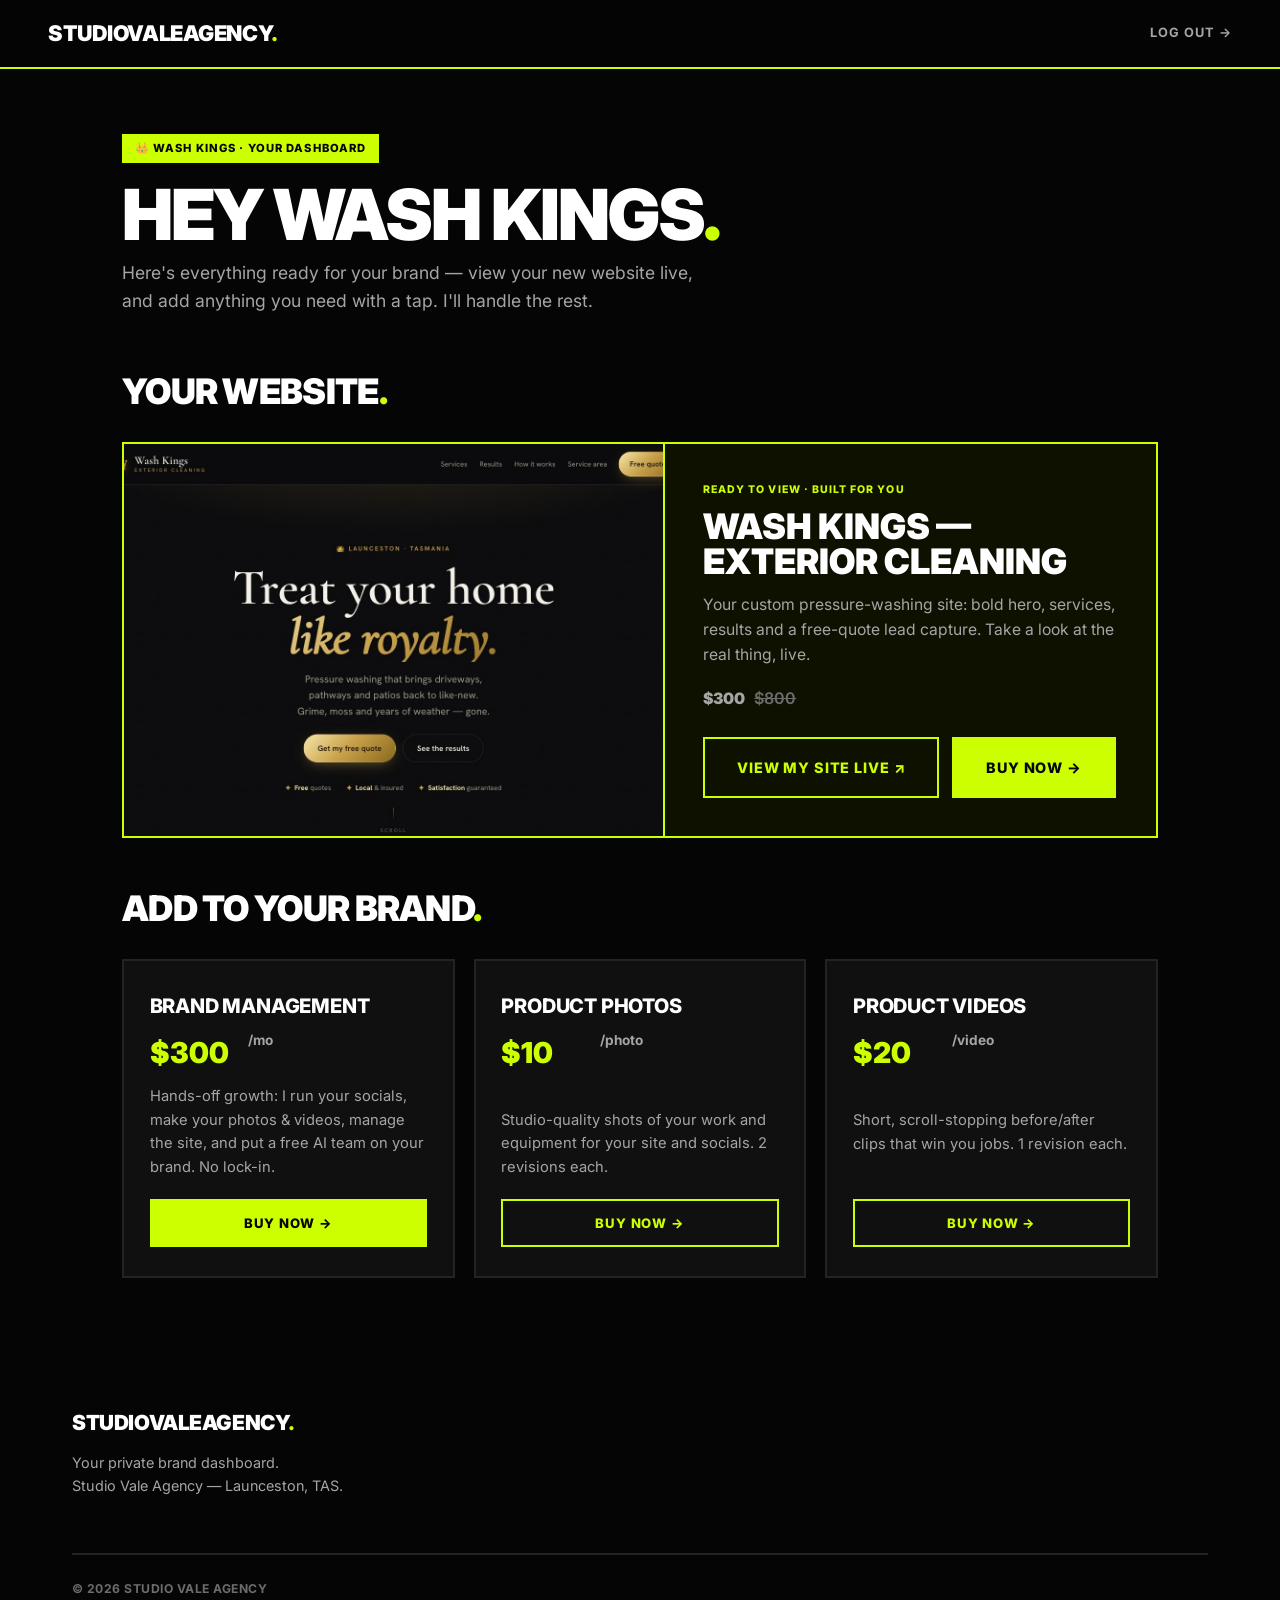
<file: clients/wash-kings.html>
<!DOCTYPE html>
<html lang="en">
<head>
  <meta charset="UTF-8" />
  <meta name="viewport" content="width=device-width, initial-scale=1.0" />
  <title>Wash Kings — Your Brand Dashboard · Studio Vale Agency</title>
  <meta name="robots" content="noindex, nofollow" />
  <link rel="preconnect" href="https://fonts.googleapis.com" />
  <link rel="preconnect" href="https://fonts.gstatic.com" crossorigin />
  <link href="https://fonts.googleapis.com/css2?family=Inter:ital,wght@0,400;0,600;0,700;0,800;0,900;1,900&display=swap" rel="stylesheet" />
  <link rel="stylesheet" href="../styles.css" />
  <link rel="icon" href="data:image/svg+xml,%3Csvg xmlns='http://www.w3.org/2000/svg' viewBox='0 0 32 32'%3E%3Crect width='32' height='32' fill='%23050505'/%3E%3Ctext x='16' y='24' font-size='22' font-weight='900' text-anchor='middle' fill='%23ccff00' font-family='Arial'%3EV%3C/text%3E%3C/svg%3E" />
  <style>
    .cp-hdr { position: sticky; top: 0; z-index: 50; display: flex; align-items: center; gap: 1rem; padding: 1rem clamp(1rem,4vw,3rem); background: rgba(5,5,5,.85); backdrop-filter: blur(10px); border-bottom: 2px solid var(--lime); }
    .cp-hdr .out { margin-left: auto; font-weight: 700; font-size: .8rem; letter-spacing: .08em; text-transform: uppercase; color: var(--grey); }
    .cp-hdr .out:hover { color: var(--lime); }

    .cp-main { max-width: 1100px; margin: 0 auto; padding: clamp(2rem,6vw,4rem) clamp(1rem,4vw,2rem) 4rem; }
    .cp-hero { margin-bottom: 3rem; }
    .cp-hero .pill { display: inline-block; font-weight: 800; font-size: .7rem; letter-spacing: .1em; text-transform: uppercase; color: var(--black); background: var(--lime); padding: .35rem .8rem; }
    .cp-hero h1 { font-weight: 900; text-transform: uppercase; font-size: clamp(2.4rem,7vw,4.4rem); line-height: .95; letter-spacing: -0.03em; margin: 1.2rem 0 .6rem; }
    .cp-hero h1 .lime { color: var(--lime); }
    .cp-hero p { color: var(--grey); font-size: 1.1rem; max-width: 52ch; }

    .cp-section-title { font-weight: 900; text-transform: uppercase; font-size: clamp(1.5rem,4vw,2.2rem); letter-spacing: -0.02em; margin: 2.6rem 0 1.4rem; }
    .cp-section-title .lime { color: var(--lime); }

    /* Featured website panel */
    .site-panel { display: grid; grid-template-columns: 1.1fr 1fr; gap: 0; border: 2px solid var(--lime); background: #0f1100; }
    .site-panel__shot { border-right: 2px solid var(--lime); background: #0a0a0a; }
    .site-panel__shot img { display: block; width: 100%; height: 100%; object-fit: cover; }
    .site-panel__body { padding: clamp(1.6rem,4vw,2.4rem); display: flex; flex-direction: column; }
    .site-panel__body .tag { font-weight: 800; font-size: .66rem; letter-spacing: .1em; text-transform: uppercase; color: var(--lime); }
    .site-panel__body h3 { font-weight: 900; text-transform: uppercase; font-size: clamp(1.6rem,3.5vw,2.2rem); line-height: 1; margin: .6rem 0 .8rem; }
    .site-panel__body p { color: var(--grey); font-size: .98rem; }
    .site-panel__price { font-weight: 900; font-size: 2rem; color: var(--lime); margin: 1.2rem 0 .2rem; }
    .site-panel__price s { font-size: 1rem; color: var(--grey-2); font-weight: 600; margin-left: .4rem; }
    .site-panel__actions { margin-top: auto; display: flex; flex-wrap: wrap; gap: .8rem; padding-top: 1.4rem; }

    /* Add-to-brand grid */
    .cp-grid { display: grid; grid-template-columns: repeat(3,1fr); gap: 1.2rem; }
    .cp-card { background: var(--card); border: 2px solid var(--line); padding: 1.8rem 1.6rem; display: flex; flex-direction: column; transition: border-color .25s, transform .25s var(--ease); }
    .cp-card:hover { border-color: var(--lime); transform: translateY(-4px); }
    .cp-card h3 { font-weight: 800; text-transform: uppercase; font-size: 1.25rem; letter-spacing: -0.01em; }
    .cp-card .price { font-weight: 900; font-size: 1.8rem; color: var(--lime); margin: .5rem 0 .6rem; }
    .cp-card .price small { font-size: .85rem; color: var(--grey); font-weight: 700; }
    .cp-card p { color: var(--grey); font-size: .92rem; flex: 1; margin-bottom: 1.2rem; }

    /* Buy modal */
    .buy-overlay { position: fixed; inset: 0; background: rgba(0,0,0,.78); backdrop-filter: blur(4px); display: none; place-items: center; z-index: 100; padding: 1.2rem; }
    .buy-overlay.open { display: grid; }
    .buy-modal { width: 100%; max-width: 560px; background: var(--black); border: 2px solid var(--lime); padding: clamp(1.6rem,4vw,2.4rem); max-height: 92vh; overflow-y: auto; }
    .buy-modal h2 { font-weight: 900; text-transform: uppercase; font-size: 1.6rem; letter-spacing: -0.02em; }
    .buy-modal .buying { color: var(--lime); font-weight: 800; margin: .3rem 0 1.2rem; }
    .buy-modal .intro { color: var(--grey); font-size: .92rem; margin-bottom: 1.2rem; }
    .bform { display: grid; gap: 1rem; }
    .bform .row { display: grid; grid-template-columns: 1fr 1fr; gap: 1rem; align-items: start; }
    .bfield { display: grid; gap: .35rem; min-width: 0; }
    .bfield.full { grid-column: 1 / -1; }
    .bfield label { font-weight: 700; font-size: .7rem; letter-spacing: .06em; text-transform: uppercase; color: var(--grey); }
    .bfield label .opt { font-weight: 500; text-transform: none; letter-spacing: 0; color: var(--grey-2); }
    .bfield input { width: 100%; box-sizing: border-box; font-family: var(--font); font-size: 1rem; color: var(--white); background: #0d0d0d; border: 2px solid var(--line); border-radius: 0; padding: .8rem 1rem; }
    .bfield input:focus { outline: none; border-color: var(--lime); }
    .bfield .hint { font-size: .76rem; color: var(--grey-2); }
    .buy-actions { display: flex; gap: .8rem; align-items: center; margin-top: .4rem; }
    .buy-cancel { font-weight: 700; font-size: .8rem; text-transform: uppercase; letter-spacing: .06em; color: var(--grey); background: none; border: none; cursor: pointer; padding: .6rem; }
    .buy-cancel:hover { color: var(--lime); }
    .buy-ok { display: none; background: var(--lime); color: var(--black); font-weight: 800; padding: 1.2rem; text-align: center; text-transform: uppercase; letter-spacing: .03em; line-height: 1.4; }

    @media (max-width: 820px) { .cp-grid { grid-template-columns: 1fr 1fr; } .site-panel { grid-template-columns: 1fr; } .site-panel__shot { border-right: none; border-bottom: 2px solid var(--lime); } }
    @media (max-width: 560px) { .cp-grid { grid-template-columns: 1fr; } .bform .row { grid-template-columns: 1fr; } }
  </style>
</head>
<body>
  <header class="cp-hdr">
    <a class="wordmark" href="../index.html">STUDIOVALEAGENCY<span class="dot">.</span></a>
    <a class="out" href="../clients.html">Log out →</a>
  </header>

  <main class="cp-main">
    <section class="cp-hero">
      <span class="pill">👑 Wash Kings · Your Dashboard</span>
      <h1>Hey Wash Kings<span class="lime">.</span></h1>
      <p>Here's everything ready for your brand — view your new website live, and add anything you need with a tap. I'll handle the rest.</p>
    </section>

    <!-- Your website -->
    <h2 class="cp-section-title">Your website<span class="lime">.</span></h2>
    <div class="site-panel">
      <div class="site-panel__shot">
        <img src="../mockups/wash-kings-live.jpg" alt="Wash Kings website preview" />
      </div>
      <div class="site-panel__body">
        <span class="tag">Ready to view · Built for you</span>
        <h3>Wash Kings — Exterior Cleaning</h3>
        <p>Your custom pressure-washing site: bold hero, services, results and a free-quote lead capture. Take a look at the real thing, live.</p>
        <p class="site-panel__price">$300 <s>$800</s></p>
        <div class="site-panel__actions">
          <a class="btn btn--outline btn--lg" href="../work/wash-kings/" target="_blank" rel="noopener">View my site live ↗</a>
          <button class="btn btn--lime btn--lg" data-buy="website">Buy now →</button>
        </div>
      </div>
    </div>

    <!-- Add to your brand -->
    <h2 class="cp-section-title">Add to your brand<span class="lime">.</span></h2>
    <div class="cp-grid">
      <article class="cp-card">
        <h3>Brand Management</h3>
        <p class="price">$300<small>/mo</small></p>
        <p>Hands-off growth: I run your socials, make your photos &amp; videos, manage the site, and put a free AI team on your brand. No lock-in.</p>
        <button class="btn btn--lime btn--block" data-buy="brand">Buy now →</button>
      </article>
      <article class="cp-card">
        <h3>Product Photos</h3>
        <p class="price">$10<small>/photo</small></p>
        <p>Studio-quality shots of your work and equipment for your site and socials. 2 revisions each.</p>
        <button class="btn btn--outline btn--block" data-buy="photos">Buy now →</button>
      </article>
      <article class="cp-card">
        <h3>Product Videos</h3>
        <p class="price">$20<small>/video</small></p>
        <p>Short, scroll-stopping before/after clips that win you jobs. 1 revision each.</p>
        <button class="btn btn--outline btn--block" data-buy="videos">Buy now →</button>
      </article>
    </div>
  </main>

  <!-- Buy modal -->
  <div class="buy-overlay" id="buy-overlay" aria-hidden="true">
    <div class="buy-modal" role="dialog" aria-modal="true" aria-labelledby="buy-title">
      <h2 id="buy-title">Buy now</h2>
      <p class="buying" id="buy-item">—</p>
      <p class="intro">Pop your details in and I'll lock it in. Once you pay, I get notified straight away and reach out to finish everything off with you.</p>
      <form class="bform" id="buy-form" novalidate>
        <div class="row">
          <div class="bfield"><label for="f-name">Full name</label><input id="f-name" name="full_name" type="text" placeholder="Your full name" required /></div>
          <div class="bfield"><label for="f-phone">Phone number</label><input id="f-phone" name="phone" type="tel" placeholder="04xx xxx xxx" required /></div>
        </div>
        <div class="row">
          <div class="bfield"><label for="f-email">Email address</label><input id="f-email" name="email" type="email" placeholder="you@email.com" required /></div>
          <div class="bfield"><label for="f-discord">Discord username <span class="opt">(optional)</span></label><input id="f-discord" name="discord" type="text" placeholder="yourname" /><span class="hint">So I can message you directly — never shown on your site.</span></div>
        </div>
        <div class="buy-actions">
          <button class="btn btn--lime btn--lg" type="submit" id="buy-submit">Continue to payment →</button>
          <button class="buy-cancel" type="button" id="buy-cancel">Cancel</button>
        </div>
      </form>
      <div class="buy-ok" id="buy-ok">✦ Got it! I've received your details and I'll be in touch right away to finish your order.</div>
    </div>
  </div>

  <footer class="footer">
    <div class="footer__brand">
      <span class="wordmark wordmark--sm">STUDIOVALEAGENCY<span class="dot">.</span></span>
      <p>Your private brand dashboard.<br>Studio Vale Agency — Launceston, TAS.</p>
    </div>
    <p class="footer__legal">© <span id="year"></span> Studio Vale Agency</p>
  </footer>

  <!--
    BUY FLOW (for Apryl):
    1) Client picks an item -> fills name/phone/email/Discord.
    2) On submit, their details + what they're buying are EMAILED to hello@studiovaleagency.com (via FormSubmit).
       NOTE: this email fires when they submit the form, BEFORE payment — so a details email is a LEAD,
       not a confirmed sale. The actual sale is confirmed by Stripe when they pay.
    3) They're then sent to that item's Stripe Payment Link to pay (you get the cash + Stripe's receipt).

    TO TURN ON REAL PAYMENT: create a fixed Stripe Payment Link per item and paste its URL into PAYLINKS below.
    Leave a link blank ("") and the client just gets the "I'll be in touch" confirmation after their details
    are emailed to you (good until your links are ready). Never put a price/amount in this file — Stripe sets it.
  -->
  <script>
    document.getElementById("year").textContent = new Date().getFullYear();

    var CLIENT = "Wash Kings";
    var ITEMS = {
      website: "Wash Kings Website — $300",
      brand:   "Brand Management — $300/mo",
      photos:  "Product Photos — $10/photo",
      videos:  "Product Videos — $20/video"
    };
    // Fixed Stripe Payment Links (Apryl pastes these). Blank = collect details only for now.
    var PAYLINKS = {
      website: "https://buy.stripe.com/28E3cp7wHfI716GdNq18c00",
      brand:   "https://buy.stripe.com/6oU28ldV5cvV3eOaBe18c01",
      photos:  "https://buy.stripe.com/cNi9AN8AL8fF3eObFi18c02",
      videos:  "https://buy.stripe.com/bJe28l5ozcvV7v45gU18c03"
    };
    var FORMSUBMIT = "https://formsubmit.co/ajax/hello@studiovaleagency.com";

    var overlay = document.getElementById("buy-overlay");
    var form = document.getElementById("buy-form");
    var okBox = document.getElementById("buy-ok");
    var itemLabel = document.getElementById("buy-item");
    var current = null;

    function openBuy(key) {
      current = key;
      itemLabel.textContent = ITEMS[key] || "Your order";
      form.style.display = "grid";
      okBox.style.display = "none";
      overlay.classList.add("open");
      overlay.setAttribute("aria-hidden", "false");
      setTimeout(function(){ document.getElementById("f-name").focus(); }, 50);
    }
    function closeBuy() {
      overlay.classList.remove("open");
      overlay.setAttribute("aria-hidden", "true");
    }

    document.querySelectorAll("[data-buy]").forEach(function (b) {
      b.addEventListener("click", function () { openBuy(b.getAttribute("data-buy")); });
    });
    document.getElementById("buy-cancel").addEventListener("click", closeBuy);
    overlay.addEventListener("click", function (e) { if (e.target === overlay) closeBuy(); });
    document.addEventListener("keydown", function (e) { if (e.key === "Escape") closeBuy(); });

    form.addEventListener("submit", function (e) {
      e.preventDefault();
      if (!form.checkValidity()) { form.reportValidity(); return; }
      var data = Object.fromEntries(new FormData(form).entries());
      data.client = CLIENT;
      data.buying = ITEMS[current] || current;
      data._subject = "🛒 New order — " + CLIENT + " — " + (ITEMS[current] || current);
      data._template = "table";
      data._captcha = "false";

      var btn = document.getElementById("buy-submit");
      btn.textContent = "Sending…";

      fetch(FORMSUBMIT, {
        method: "POST",
        headers: { "Content-Type": "application/json", "Accept": "application/json" },
        body: JSON.stringify(data)
      }).catch(function(){}).finally(function () {
        var link = PAYLINKS[current];
        if (link) {
          btn.textContent = "Redirecting to payment…";
          window.location.href = link;
        } else {
          form.style.display = "none";
          okBox.style.display = "block";
        }
      });
    });
  </script>
</body>
</html>
</file>
<file: styles.css>
/* ============================================================
   Studio Vale Agency
   Aesthetic: black + acid lime, Inter 900 uppercase, sharp edges
   (design notes taken from the original tiinktech site)
   ============================================================ */

:root {
  --black:   #050505;
  --black-2: #0d0d0d;
  --card:    #101010;
  --line:    #232323;
  --white:   #ffffff;
  --grey:    #a5a5a5;
  --grey-2:  #6c6c6c;
  --lime:    #ccff00;
  --lime-dim: rgba(204,255,0,.2);

  --font: "Inter", system-ui, sans-serif;
  --maxw: 1200px;
  --ease: cubic-bezier(.22,.61,.36,1);
}

* { box-sizing: border-box; margin: 0; padding: 0; }
html { scroll-behavior: smooth; }
body {
  background: var(--black);
  color: var(--white);
  font-family: var(--font);
  font-size: 17px;
  line-height: 1.6;
  -webkit-font-smoothing: antialiased;
  overflow-x: hidden;
}
a { color: inherit; text-decoration: none; }
.lime { color: var(--lime); }

/* ───────────────────── Buttons ───────────────────── */
.btn {
  display: inline-flex; align-items: center; justify-content: center; gap: .5rem;
  font-family: var(--font); font-weight: 800; font-size: .82rem;
  letter-spacing: .06em; text-transform: uppercase;
  padding: .9rem 1.6rem; border: 2px solid transparent; border-radius: 0;
  cursor: pointer; transition: transform .2s var(--ease), background .2s, color .2s;
}
.btn--lg { padding: 1.05rem 2rem; font-size: .9rem; }
.btn--block { width: 100%; }
.btn--lime { background: var(--lime); color: var(--black); border-color: var(--lime); }
.btn--lime:hover { background: transparent; color: var(--lime); }
.btn--outline { background: transparent; color: var(--lime); border-color: var(--lime); }
.btn--outline:hover { background: var(--lime); color: var(--black); }
.btn--ink { background: var(--black); color: var(--lime); border-color: var(--black); }
.btn--ink:hover { transform: translateY(-2px); }

/* ───────────────────── Header ───────────────────── */
.hdr {
  position: sticky; top: 0; z-index: 50;
  display: flex; align-items: center; gap: 1.5rem;
  padding: 1rem clamp(1rem, 4vw, 3rem);
  background: rgba(5,5,5,.85); backdrop-filter: blur(10px);
  border-bottom: 2px solid var(--lime);
}
.wordmark {
  font-weight: 900; font-size: 1.35rem; letter-spacing: -0.02em;
  text-transform: uppercase; color: var(--white); margin-right: auto;
}
.wordmark .dot { color: var(--lime); }
.nav { display: flex; gap: 2rem; }
.nav a {
  font-weight: 700; font-size: .78rem; letter-spacing: .1em; text-transform: uppercase;
  color: var(--grey); transition: color .2s;
}
.nav a:hover { color: var(--lime); }
.hdr__login {
  font-weight: 700; font-size: .78rem; letter-spacing: .1em; text-transform: uppercase;
  color: var(--lime); transition: color .2s; white-space: nowrap;
}
.hdr__login:hover { color: var(--white); }
.nav-toggle { display: none; flex-direction: column; gap: 6px; background: none; border: 0; cursor: pointer; padding: 6px; }
.nav-toggle span { width: 26px; height: 2px; background: var(--lime); transition: .3s; }

/* ───────────────────── Hero ───────────────────── */
.hero {
  position: relative; min-height: 90vh; display: grid; align-items: center;
  padding: 4rem clamp(1rem, 4vw, 3rem);
  overflow: hidden;
}
.hero__grid {
  position: absolute; inset: 0;
  background-image:
    linear-gradient(var(--lime-dim) 1px, transparent 1px),
    linear-gradient(90deg, var(--lime-dim) 1px, transparent 1px);
  background-size: 90px 90px;
  -webkit-mask-image: radial-gradient(120% 90% at 50% 30%, #000 30%, transparent 75%);
          mask-image: radial-gradient(120% 90% at 50% 30%, #000 30%, transparent 75%);
  opacity: .55; pointer-events: none;
}
.hero__inner { position: relative; max-width: var(--maxw); margin: 0 auto; width: 100%; }
.hero__title {
  font-weight: 900; text-transform: uppercase;
  font-size: clamp(2.64rem, 7.56vw, 6.24rem); line-height: .94; letter-spacing: -0.03em;
}
.hero__title em { font-style: italic; color: var(--lime); }
.hero__lede {
  font-size: clamp(1.05rem, 2vw, 1.3rem); color: var(--grey);
  max-width: 44ch; margin: 1.8rem 0 2.2rem;
}
.hero__actions { display: flex; gap: 1rem; flex-wrap: wrap; }

/* ───────────────────── Marquee ───────────────────── */
.marquee { background: var(--lime); color: var(--black); overflow: hidden; padding: .8rem 0; border-block: 2px solid var(--black); }
.marquee__track { display: flex; width: max-content; animation: scroll 26s linear infinite; }
/* Two identical groups; moving the track by exactly one group (-50%) loops seamlessly. */
.marquee__group {
  display: flex; gap: 1.5rem; padding-right: 1.5rem; align-items: center; flex-shrink: 0;
  font-weight: 900; text-transform: uppercase; font-size: 1.1rem; letter-spacing: .02em;
}
.marquee__group b { font-weight: 900; }
@keyframes scroll { from { transform: translateX(0); } to { transform: translateX(-50%); } }

/* ───────────────────── Sections ───────────────────── */
.section { max-width: var(--maxw); margin: 0 auto; padding: clamp(4rem, 9vw, 7rem) clamp(1rem, 4vw, 2rem); }
.section--bordered { border-top: 2px solid var(--line); border-bottom: 2px solid var(--line); max-width: none; }
.section--bordered > * { max-width: var(--maxw); margin-inline: auto; }
.section__head { margin-bottom: 3rem; }
.section__title { font-weight: 900; text-transform: uppercase; font-size: clamp(2.4rem, 6vw, 4.5rem); line-height: .95; letter-spacing: -0.03em; }
.section__title .lime { color: var(--lime); }
.section__sub { color: var(--grey); font-size: 1.1rem; margin-top: 1rem; max-width: 50ch; }

/* ───────────────────── Services ───────────────────── */
/* Two centrepiece pillars: Websites + Management */
.pillars { display: grid; grid-template-columns: 1fr 1fr; gap: 1.2rem; margin-bottom: 1.2rem; }
.pillar {
  position: relative; background: linear-gradient(160deg, #141700 0%, #0c0c0c 60%);
  border: 2px solid var(--lime); padding: clamp(2rem, 4vw, 3rem) clamp(1.6rem, 3vw, 2.4rem);
  display: flex; flex-direction: column;
  transition: transform .25s var(--ease), box-shadow .25s;
}
.pillar:hover { transform: translateY(-5px); box-shadow: 0 24px 50px -28px rgba(204,255,0,.4); }
.pillar__no { font-weight: 900; font-size: 1rem; color: var(--lime); letter-spacing: .1em; }
.pillar h3 { font-weight: 900; text-transform: uppercase; font-size: clamp(2rem, 4vw, 2.8rem); line-height: 1; letter-spacing: -0.02em; margin: .8rem 0 .8rem; }
.pillar > p { color: var(--grey); font-size: 1.02rem; max-width: 42ch; }
.pillar__list { list-style: none; display: grid; gap: .55rem; margin: 1.4rem 0 1.6rem; }
.pillar__list li { font-size: .94rem; color: var(--white); padding-left: 1.4rem; position: relative; }
.pillar__list li::before { content: "→"; position: absolute; left: 0; color: var(--lime); font-weight: 800; }
.pillar .learn, .pillar .btn { margin-top: auto; }
.pillar__price { font-weight: 900; font-size: clamp(1.8rem, 3vw, 2.4rem); line-height: 1; color: var(--lime); margin: .2rem 0 1rem; display: flex; align-items: baseline; gap: .5rem; flex-wrap: wrap; }
.pillar__price .per { font-size: 1rem; color: var(--grey); font-weight: 700; }
.pillar__price s { font-size: 1rem; color: var(--grey-2); font-weight: 600; }
/* Flagship pillar (Brand Management) */
.pillar--feature { box-shadow: 0 0 0 1px var(--lime), 0 24px 60px -30px rgba(204,255,0,.45); }
.pillar__badge {
  position: absolute; top: -1px; right: -1px; background: var(--lime); color: var(--black);
  font-weight: 800; font-size: .64rem; letter-spacing: .08em; text-transform: uppercase; padding: .3rem .6rem;
}

/* À la carte: photos · videos · courses */
.tiers { display: grid; grid-template-columns: repeat(3, 1fr); gap: 1.2rem; margin-top: 1.2rem; }
.tier {
  background: var(--card); border: 2px solid var(--line); padding: 1.8rem 1.6rem;
  display: flex; flex-direction: column; transition: border-color .25s, transform .25s var(--ease);
}
.tier:hover { border-color: var(--lime); transform: translateY(-4px); }
.tier h3 { font-weight: 800; text-transform: uppercase; font-size: 1.3rem; letter-spacing: -0.01em; }
.tier__price { font-weight: 900; font-size: 1.9rem; color: var(--lime); margin: .5rem 0 .6rem; }
.tier__price small { font-size: .9rem; color: var(--grey); font-weight: 700; }
.tier > p { color: var(--grey); font-size: .92rem; flex: 1; margin-bottom: 1.2rem; }

/* Supporting services row */
.svc { display: grid; grid-template-columns: repeat(2, 1fr); gap: 1.2rem; }
.svc__card {
  background: var(--card); border: 2px solid var(--line); padding: 2rem 1.6rem 1.6rem;
  display: flex; flex-direction: column; min-height: 230px;
  transition: border-color .25s, transform .25s var(--ease), background .25s;
}
.svc__card:hover { border-color: var(--lime); transform: translateY(-5px); }
.svc__no { font-weight: 900; font-size: 1rem; color: var(--lime); letter-spacing: .1em; }
.svc__card h3 { font-weight: 800; text-transform: uppercase; font-size: 1.4rem; line-height: 1.05; margin: 1rem 0 .5rem; letter-spacing: -0.01em; }
.svc__card p { color: var(--grey); font-size: .95rem; flex: 1; }
.learn {
  margin-top: 1.2rem; font-weight: 800; font-size: .74rem; letter-spacing: .08em; text-transform: uppercase;
  color: var(--lime); border-bottom: 2px solid var(--lime); align-self: flex-start; padding-bottom: 2px;
  transition: gap .2s;
}
.learn:hover { color: var(--white); border-color: var(--white); }

/* ───────────────────── Work ───────────────────── */
.work { display: grid; grid-template-columns: repeat(3, 1fr); gap: 1.2rem; }
.proj { display: flex; flex-direction: column; }
.proj__thumb {
  position: relative; aspect-ratio: 4 / 3; overflow: hidden;
  display: flex; flex-direction: column; align-items: center; justify-content: center;
  border: 2px solid var(--line); transition: border-color .25s, transform .3s var(--ease);
}
.proj__thumb:hover { border-color: var(--lime); transform: translateY(-5px); }
.proj__live {
  position: absolute; bottom: 12px; right: 12px;
  font-weight: 800; font-size: .66rem; letter-spacing: .06em; text-transform: uppercase;
  background: var(--lime); color: var(--black); padding: .3rem .55rem;
  opacity: 0; transform: translateY(6px); transition: .25s var(--ease);
}
.proj__thumb:hover .proj__live { opacity: 1; transform: none; }
/* Wash Kings preview */
.proj__thumb--wk { background: radial-gradient(120% 80% at 50% 10%, #1c1c20, #0b0b0d); }
.wk__crown { font-size: 2rem; background: linear-gradient(135deg,#f6e6a8,#c8a14a); -webkit-background-clip: text; background-clip: text; color: transparent; }
.wk__name { font-family: Georgia, serif; font-size: 1.6rem; font-weight: 700; margin-top: .2rem; background: linear-gradient(135deg,#f6e6a8,#c8a14a); -webkit-background-clip: text; background-clip: text; color: transparent; }
.wk__sub { font-size: .56rem; letter-spacing: .25em; text-transform: uppercase; color: #b89a52; margin-top: .3rem; }
/* Sentri preview */
.proj__thumb--sentri { background: #0a0a0a; }
.sentri__name { font-family: Georgia, serif; font-weight: 700; font-size: 1.9rem; letter-spacing: .04em; color: #fff; }
.sentri__sub { font-size: .54rem; letter-spacing: .22em; text-transform: uppercase; color: #9a9a9a; margin-top: .35rem; }
/* CTA */
.proj__thumb--cta { background: var(--black-2); border-style: dashed; border-color: var(--grey-2); }
/* Photo / screenshot cards — show the FULL image, never cropped */
.proj__thumb--photo { background: #0a0a0a; padding: 0; aspect-ratio: auto; height: auto; display: block; overflow: visible; }
.proj__thumb--photo img { display: block; width: 100%; height: auto; object-fit: contain; }
.proj__thumb--shot { border-color: var(--line); }
.proj__badge { position: absolute; top: 10px; left: 10px; z-index: 2; background: var(--lime); color: var(--black); font-weight: 800; font-size: .6rem; letter-spacing: .09em; text-transform: uppercase; padding: .28rem .55rem; }
.cta__plus { font-size: 2.4rem; font-weight: 300; color: var(--lime); line-height: 1; }
.cta__txt { font-weight: 800; text-transform: uppercase; font-size: 1.2rem; margin-top: .4rem; color: var(--white); }

.proj__meta { padding: 1.1rem .1rem 0; }
.proj__meta h3 { font-weight: 800; text-transform: uppercase; font-size: 1.3rem; letter-spacing: -0.01em; }
.proj__meta p { color: var(--grey); font-size: .9rem; margin-top: .15rem; }
.tags { list-style: none; display: flex; flex-wrap: wrap; gap: .4rem; margin-top: .7rem; }
.tags li { font-weight: 700; font-size: .64rem; text-transform: uppercase; letter-spacing: .06em; border: 1px solid var(--line); padding: .25rem .55rem; color: var(--grey); }

/* ───────────────────── Courses ───────────────────── */
.courses { display: grid; grid-template-columns: repeat(3, 1fr); gap: 1.2rem; }
.course {
  background: var(--card); border: 2px solid var(--line);
  display: flex; flex-direction: column;
  transition: border-color .25s, transform .25s var(--ease);
}
.course:hover { border-color: var(--lime); transform: translateY(-5px); }
.course__top {
  position: relative; height: 120px; padding: 1rem;
  background: linear-gradient(135deg, #141700, #0c0c0c); border-bottom: 2px solid var(--line);
  display: flex; align-items: flex-end; justify-content: space-between;
}
.course__tag { font-weight: 800; font-size: .64rem; letter-spacing: .08em; text-transform: uppercase; color: var(--black); background: var(--lime); padding: .25rem .5rem; }
.course__no { font-weight: 900; font-size: 2.6rem; line-height: 1; color: var(--lime); opacity: .25; }
.course__body { padding: 1.6rem; display: flex; flex-direction: column; flex: 1; }
.course__body h3 { font-weight: 800; text-transform: uppercase; font-size: 1.25rem; line-height: 1.1; letter-spacing: -0.01em; }
.course__body p { color: var(--grey); font-size: .92rem; margin: .6rem 0 1.4rem; flex: 1; }
.course__foot { display: flex; align-items: center; justify-content: space-between; gap: 1rem; }
.course__price { font-weight: 900; font-size: 1.6rem; color: var(--lime); }
.courses__note { color: var(--grey-2); font-size: .85rem; margin-top: 1.5rem; }

/* ───────────────────── Pricing ───────────────────── */
.price { display: grid; grid-template-columns: repeat(3, 1fr); gap: 1.2rem; align-items: stretch; }
.price__card {
  position: relative; background: var(--card); border: 2px solid var(--line); padding: 2.2rem 1.8rem;
  display: flex; flex-direction: column; transition: border-color .25s, transform .25s var(--ease);
}
.price__card:hover { border-color: var(--lime); transform: translateY(-4px); }
.price__card--feature { border-color: var(--lime); background: #0f1100; }
.price__badge {
  position: absolute; top: -1px; right: -1px; background: var(--lime); color: var(--black);
  font-weight: 800; font-size: .64rem; letter-spacing: .08em; text-transform: uppercase; padding: .3rem .6rem;
}
.price__card h3 { font-weight: 800; text-transform: uppercase; font-size: 1.3rem; letter-spacing: -0.01em; }
.price__amt { font-weight: 900; font-size: 3rem; line-height: 1; margin: .8rem 0 .2rem; color: var(--lime); display: flex; align-items: baseline; gap: .4rem; }
.price__amt .per { font-size: 1rem; color: var(--grey); font-weight: 700; }
.price__amt s { font-size: 1rem; color: var(--grey-2); font-weight: 600; }
.price__for { color: var(--grey); font-size: .92rem; margin-bottom: 1.4rem; }
.price__card ul { list-style: none; display: grid; gap: .6rem; margin-bottom: 1.8rem; flex: 1; }
.price__card li { font-size: .92rem; color: var(--white); padding-left: 1.4rem; position: relative; }
.price__card li::before { content: "→"; position: absolute; left: 0; color: var(--lime); font-weight: 800; }
/* Add-ons (product photos/videos) */
.addons { display: grid; grid-template-columns: 1fr 1fr; gap: 1.2rem; margin-top: 1.2rem; }
.addon { background: var(--card); border: 2px solid var(--line); padding: 1.6rem 1.8rem; display: flex; align-items: center; justify-content: space-between; gap: 1.2rem; transition: border-color .25s, transform .25s var(--ease); }
.addon:hover { border-color: var(--lime); transform: translateY(-3px); }
.addon h4 { font-weight: 800; text-transform: uppercase; font-size: 1.05rem; }
.addon p { color: var(--grey); font-size: .9rem; margin-top: .25rem; max-width: 40ch; }
.addon__price { font-weight: 900; font-size: 1.9rem; color: var(--lime); white-space: nowrap; }
.addon__price small { font-size: .75rem; color: var(--grey); font-weight: 700; }
.addons__note { text-align: center; color: var(--grey); font-size: .92rem; margin-top: 1.3rem; }
.addons__note strong { color: var(--lime); }
/* Product mockup samples */
.mockups { margin-top: 2.6rem; }
.mockups__label { font-weight: 800; font-size: .72rem; letter-spacing: .12em; text-transform: uppercase; color: var(--lime); text-align: center; margin-bottom: 1.2rem; }
.mockups__grid { display: flex; flex-wrap: wrap; gap: 1.8rem; justify-content: center; }
.mockup { width: 300px; transition: transform .25s var(--ease); }
.mockup:hover { transform: translateY(-3px); }
.mockup img { width: 300px; height: 390px; object-fit: cover; display: block; border: 2px solid var(--line); transition: border-color .25s; }
.mockup:hover img { border-color: var(--lime); }
.mockup figcaption { color: var(--grey); font-size: .74rem; font-weight: 700; text-transform: uppercase; letter-spacing: .05em; padding-top: .8rem; text-align: center; }
@media (max-width: 760px) { .addons { grid-template-columns: 1fr; } }

/* ───────────────────── Upgrade CTA block ───────────────────── */
.upgrade {
  background: var(--lime); color: var(--black); text-align: center;
  padding: clamp(4rem, 9vw, 7rem) clamp(1rem, 4vw, 2rem);
}
.upgrade__title { font-weight: 900; text-transform: uppercase; font-size: clamp(3rem, 9vw, 7rem); line-height: .88; letter-spacing: -0.04em; }
.upgrade__sub { font-weight: 800; text-transform: uppercase; letter-spacing: .04em; font-size: 1.1rem; margin: 1.2rem 0 2.4rem; }
.upgrade__form { display: flex; gap: .8rem; justify-content: center; flex-wrap: wrap; max-width: 760px; margin: 0 auto; }
.upgrade__form input {
  font-family: var(--font); font-weight: 700; font-size: .85rem; letter-spacing: .04em;
  background: var(--black); color: var(--white); border: 2px solid var(--black); border-radius: 0;
  padding: 1.05rem 1.2rem; flex: 1; min-width: 200px;
}
.upgrade__form input::placeholder { color: var(--grey); }
.upgrade__form input:focus { outline: none; border-color: var(--black); box-shadow: inset 0 0 0 2px var(--lime); }
.upgrade__ok { margin-top: 1.2rem; font-weight: 700; font-size: .9rem; }

/* ───────────────────── Footer ───────────────────── */
.footer {
  max-width: var(--maxw); margin: 0 auto; padding: 4rem clamp(1rem,4vw,2rem) 3rem;
  display: grid; grid-template-columns: 1.6fr 1fr 1fr 1fr; gap: 2rem;
}
.wordmark--sm { font-size: 1.3rem; }
.footer__brand p { color: var(--grey); font-size: .9rem; margin-top: .7rem; max-width: 34ch; }
.footer__col h4 { color: var(--lime); font-weight: 800; font-size: .72rem; letter-spacing: .1em; text-transform: uppercase; margin-bottom: .9rem; }
.footer__col p { color: var(--grey); font-size: .9rem; }
.footer__col a { display: block; color: var(--grey); font-size: .92rem; padding: .2rem 0; transition: color .2s; }
.footer__col a:hover { color: var(--lime); }
.footer__legal { grid-column: 1 / -1; border-top: 2px solid var(--line); margin-top: 1.5rem; padding-top: 1.5rem; color: var(--grey-2); font-weight: 700; font-size: .76rem; letter-spacing: .04em; text-transform: uppercase; }

/* ───────────────────── Reveal ───────────────────── */
.reveal { opacity: 0; transform: translateY(20px); transition: opacity .7s var(--ease), transform .7s var(--ease); }
.reveal.is-in { opacity: 1; transform: none; }
.reveal[data-d="1"]{transition-delay:.1s}.reveal[data-d="2"]{transition-delay:.2s}
@media (prefers-reduced-motion: reduce){ .reveal{opacity:1;transform:none} .marquee__track{animation:none} }

/* ───────────────────── Responsive ───────────────────── */
@media (max-width: 900px) {
  .nav, .hdr__cta { display: none; }
  .nav-toggle { display: flex; }
  .nav.open { display: flex; flex-direction: column; position: absolute; top: 100%; left: 0; right: 0;
    background: var(--black); border-bottom: 2px solid var(--lime); padding: 1.2rem clamp(1rem,4vw,3rem); gap: 1.1rem; }
  .pillars { grid-template-columns: 1fr; }
  .svc { grid-template-columns: 1fr 1fr; }
  .price { grid-template-columns: 1fr; }
  .work { grid-template-columns: 1fr 1fr; }
  .courses { grid-template-columns: 1fr 1fr; }
  .footer { grid-template-columns: 1fr 1fr; }
}
@media (max-width: 540px) {
  .svc, .work, .courses, .footer, .tiers { grid-template-columns: 1fr; }
}
</file>
<file: work/wash-kings/styles.css>
/* ============================================================
   Wash Kings — Exterior Cleaning
   Aesthetic: regal black & gold, heraldic-modern
   ============================================================ */

:root {
  --ink:        #0b0b0d;
  --ink-2:      #121215;
  --panel:      #16161a;
  --panel-2:    #1d1d22;
  --line:       #2a2a30;
  --cream:      #f4f1e9;
  --muted:      #9b968a;
  --muted-2:    #6f6b62;

  --gold:       #c8a14a;
  --gold-lite:  #f6e6a8;
  --gold-deep:  #8a6a1f;
  --gold-grad:  linear-gradient(135deg, #f6e6a8 0%, #c8a14a 48%, #8a6a1f 100%);

  --serif:  "Cormorant Garamond", Georgia, serif;
  --sans:   "Hanken Grotesk", system-ui, sans-serif;

  --maxw: 1180px;
  --r:    16px;
  --ease: cubic-bezier(.22,.61,.36,1);
}

* { box-sizing: border-box; margin: 0; padding: 0; }

html { scroll-behavior: smooth; }

body {
  background: var(--ink);
  color: var(--cream);
  font-family: var(--sans);
  font-size: 17px;
  line-height: 1.6;
  -webkit-font-smoothing: antialiased;
  overflow-x: hidden;
}

a { color: inherit; text-decoration: none; }
img { max-width: 100%; display: block; }

.eyebrow {
  font-family: var(--sans);
  font-size: .8rem;
  letter-spacing: .22em;
  text-transform: uppercase;
  color: var(--gold);
  font-weight: 600;
}

/* ───────────────────────── Buttons ───────────────────────── */
.btn {
  display: inline-flex;
  align-items: center;
  justify-content: center;
  gap: .5rem;
  font-family: var(--sans);
  font-weight: 600;
  font-size: .95rem;
  letter-spacing: .01em;
  padding: .8rem 1.4rem;
  border-radius: 999px;
  border: 1px solid transparent;
  cursor: pointer;
  transition: transform .25s var(--ease), box-shadow .25s var(--ease), background .25s;
}
.btn--lg { padding: 1rem 1.8rem; font-size: 1rem; }
.btn--block { width: 100%; }

.btn--gold {
  background: var(--gold-grad);
  color: #1a1407;
  box-shadow: 0 8px 30px -10px rgba(200,161,74,.6);
}
.btn--gold:hover { transform: translateY(-2px); box-shadow: 0 14px 40px -12px rgba(200,161,74,.8); }

.btn--ghost {
  background: transparent;
  color: var(--cream);
  border-color: var(--line);
}
.btn--ghost:hover { border-color: var(--gold); color: var(--gold-lite); transform: translateY(-2px); }

/* ───────────────────────── Header ───────────────────────── */
.site-header {
  position: sticky;
  top: 0;
  z-index: 50;
  display: flex;
  align-items: center;
  gap: 1.5rem;
  padding: 1rem clamp(1rem, 4vw, 3rem);
  background: rgba(11,11,13,.72);
  backdrop-filter: blur(14px);
  border-bottom: 1px solid var(--line);
}
.brand { display: flex; align-items: center; gap: .7rem; margin-right: auto; }
.brand__crest { display: grid; place-items: center; filter: drop-shadow(0 2px 6px rgba(200,161,74,.35)); }
.brand__text { display: flex; flex-direction: column; line-height: 1; }
.brand__name {
  font-family: var(--serif);
  font-weight: 600;
  font-size: 1.5rem;
  letter-spacing: .01em;
}
.brand__sub {
  font-size: .62rem;
  letter-spacing: .32em;
  text-transform: uppercase;
  color: var(--gold);
  margin-top: 3px;
}
.nav { display: flex; gap: 1.6rem; }
.nav a {
  font-size: .92rem;
  color: var(--muted);
  transition: color .2s;
  position: relative;
}
.nav a:hover { color: var(--cream); }
.nav a::after {
  content: ""; position: absolute; left: 0; bottom: -6px;
  width: 0; height: 1px; background: var(--gold); transition: width .25s var(--ease);
}
.nav a:hover::after { width: 100%; }

.nav-toggle { display: none; flex-direction: column; gap: 5px; background: none; border: 0; cursor: pointer; padding: 6px; }
.nav-toggle span { width: 24px; height: 2px; background: var(--cream); border-radius: 2px; transition: .3s; }

/* ───────────────────────── Hero ───────────────────────── */
.hero {
  position: relative;
  min-height: 92vh;
  display: grid;
  place-items: center;
  text-align: center;
  padding: 5rem clamp(1rem, 4vw, 3rem) 4rem;
  overflow: hidden;
}
.hero__glow {
  position: absolute; inset: -20% -20% auto -20%; height: 80%;
  background: radial-gradient(60% 60% at 50% 0%, rgba(200,161,74,.22), transparent 70%);
  pointer-events: none;
}
.hero__grain {
  position: absolute; inset: 0;
  background-image: url("data:image/svg+xml,%3Csvg xmlns='http://www.w3.org/2000/svg' width='160' height='160'%3E%3Cfilter id='n'%3E%3CfeTurbulence type='fractalNoise' baseFrequency='0.9' numOctaves='2'/%3E%3C/filter%3E%3Crect width='100%25' height='100%25' filter='url(%23n)' opacity='0.4'/%3E%3C/svg%3E");
  opacity: .04; pointer-events: none; mix-blend-mode: screen;
}
.hero__inner { position: relative; max-width: 880px; z-index: 1; }

.hero__title {
  font-family: var(--serif);
  font-weight: 600;
  font-size: clamp(3rem, 9vw, 6.6rem);
  line-height: .98;
  letter-spacing: -0.01em;
  margin: 1.2rem 0;
}
.hero__title span { display: block; }
.hero__title--gold {
  background: var(--gold-grad);
  -webkit-background-clip: text;
  background-clip: text;
  color: transparent;
  font-style: italic;
}
.hero__lede {
  font-size: clamp(1.05rem, 2.2vw, 1.3rem);
  color: var(--muted);
  max-width: 36ch;
  margin: 0 auto 2rem;
}
.hero__actions { display: flex; gap: .9rem; justify-content: center; flex-wrap: wrap; }
.hero__trust {
  list-style: none; display: flex; gap: 2rem; justify-content: center; flex-wrap: wrap;
  margin-top: 2.6rem; color: var(--muted); font-size: .9rem;
}
.hero__trust strong { color: var(--gold-lite); font-weight: 700; }
.hero__trust li { position: relative; padding-left: 1.2rem; }
.hero__trust li::before { content: "✦"; position: absolute; left: 0; color: var(--gold); }

.hero__scroll {
  position: absolute; bottom: 1.4rem; left: 50%; transform: translateX(-50%);
  font-size: .68rem; letter-spacing: .25em; text-transform: uppercase; color: var(--muted-2);
  display: flex; flex-direction: column; align-items: center; gap: .5rem;
}
.hero__scroll span { width: 1px; height: 34px; background: linear-gradient(var(--gold), transparent); animation: drip 2s var(--ease) infinite; }
@keyframes drip { 0%{transform:scaleY(.2);transform-origin:top;opacity:.3} 50%{transform:scaleY(1);opacity:1} 100%{transform:scaleY(.2);transform-origin:bottom;opacity:.3} }

/* ───────────────────── Marquee ───────────────────── */
.marquee {
  border-block: 1px solid var(--line);
  background: var(--ink-2);
  overflow: hidden;
  padding: .9rem 0;
}
.marquee__track {
  display: flex; gap: 2.4rem; align-items: center; width: max-content;
  animation: scroll 26s linear infinite;
  font-family: var(--serif); font-style: italic; font-size: 1.5rem; color: var(--cream);
}
.marquee__track .dot { color: var(--gold); font-style: normal; font-size: 1rem; }
@keyframes scroll { to { transform: translateX(-50%); } }

/* ───────────────────── Sections ───────────────────── */
.section { max-width: var(--maxw); margin: 0 auto; padding: clamp(4rem, 9vw, 7rem) clamp(1rem, 4vw, 2rem); }
.section--dark { max-width: none; background: var(--ink-2); border-block: 1px solid var(--line); }
.section--dark > * { max-width: var(--maxw); margin-inline: auto; }
.section__head { text-align: center; max-width: 640px; margin: 0 auto 3rem; }
.section__title {
  font-family: var(--serif); font-weight: 600;
  font-size: clamp(2.2rem, 5vw, 3.4rem); line-height: 1.05; margin: .6rem 0;
}
.section__desc { color: var(--muted); font-size: 1.05rem; }

/* ───────────────────── Cards ───────────────────── */
.cards { display: grid; grid-template-columns: repeat(3, 1fr); gap: 1.4rem; }
.card {
  position: relative;
  background: linear-gradient(180deg, var(--panel), var(--ink-2));
  border: 1px solid var(--line);
  border-radius: var(--r);
  padding: 2.2rem 1.8rem 2.4rem;
  transition: transform .35s var(--ease), border-color .35s, box-shadow .35s;
  overflow: hidden;
}
.card::before {
  content: ""; position: absolute; inset: 0; border-radius: inherit;
  background: radial-gradient(120% 80% at 50% -20%, rgba(200,161,74,.14), transparent 60%);
  opacity: 0; transition: opacity .35s;
}
.card:hover { transform: translateY(-6px); border-color: rgba(200,161,74,.5); box-shadow: 0 24px 60px -30px rgba(0,0,0,.9); }
.card:hover::before { opacity: 1; }
.card__icon {
  width: 60px; height: 60px; border-radius: 14px;
  display: grid; place-items: center; color: var(--gold);
  background: rgba(200,161,74,.08); border: 1px solid rgba(200,161,74,.25);
  margin-bottom: 1.3rem;
}
.card h3 { font-family: var(--serif); font-size: 1.7rem; font-weight: 600; margin-bottom: .5rem; }
.card p { color: var(--muted); font-size: .98rem; }
.card__tag {
  display: inline-block; margin-top: 1.2rem;
  font-size: .72rem; letter-spacing: .1em; text-transform: uppercase; font-weight: 600;
  color: var(--gold-lite); background: rgba(200,161,74,.1);
  border: 1px solid rgba(200,161,74,.25); padding: .3rem .7rem; border-radius: 999px;
}

/* ───────────────────── Before / After ───────────────────── */
.ba {
  position: relative; max-width: 920px; margin: 0 auto;
  aspect-ratio: 16 / 9; border-radius: var(--r); overflow: hidden;
  border: 1px solid var(--line); cursor: ew-resize; user-select: none;
  box-shadow: 0 40px 80px -40px #000;
}
.ba__img { position: absolute; inset: 0; }
/* "After" = clean: cool clean concrete */
.ba__img--after {
  background:
    radial-gradient(60% 80% at 30% 20%, rgba(255,255,255,.18), transparent 60%),
    repeating-linear-gradient(135deg, #b9bcc2 0 22px, #b2b5bb 22px 44px);
}
/* "Before" = dirty: grimy, mossy, stained */
.ba__img--before {
  width: 50%;
  background:
    radial-gradient(40% 60% at 70% 80%, rgba(40,60,30,.55), transparent 55%),
    radial-gradient(50% 50% at 20% 30%, rgba(60,50,30,.5), transparent 60%),
    repeating-linear-gradient(135deg, #4a4337 0 22px, #423b30 22px 44px);
  border-right: 2px solid var(--gold);
}
.ba__label {
  position: absolute; top: 14px; font-size: .7rem; letter-spacing: .15em; text-transform: uppercase;
  font-weight: 700; padding: .35rem .7rem; border-radius: 999px; backdrop-filter: blur(4px);
}
.ba__label--before { left: 14px; background: rgba(0,0,0,.5); color: var(--cream); }
.ba__label--after  { right: 14px; background: rgba(255,255,255,.7); color: #1a1a1a; }
.ba__handle {
  position: absolute; top: 0; bottom: 0; left: 50%; width: 2px; background: var(--gold);
  transform: translateX(-1px); pointer-events: none;
}
.ba__grip {
  position: absolute; top: 50%; left: 50%; transform: translate(-50%,-50%);
  width: 46px; height: 46px; border-radius: 50%; background: var(--gold-grad);
  display: grid; place-items: center; box-shadow: 0 6px 20px rgba(0,0,0,.5);
}
.ba__range {
  position: absolute; inset: 0; width: 100%; height: 100%; margin: 0;
  opacity: 0; cursor: ew-resize;
}
.ba__note { text-align: center; color: var(--muted-2); font-size: .85rem; margin-top: 1.1rem; }

/* ───────────────────── Steps ───────────────────── */
.steps { list-style: none; display: grid; grid-template-columns: repeat(3,1fr); gap: 1.4rem; counter-reset: s; }
.step {
  position: relative; padding: 2rem 1.6rem; border-radius: var(--r);
  border: 1px solid var(--line); background: var(--panel);
}
.step__no {
  font-family: var(--serif); font-size: 2.6rem; font-weight: 600;
  background: var(--gold-grad); -webkit-background-clip: text; background-clip: text; color: transparent;
  font-style: italic; display: block; margin-bottom: .6rem;
}
.step h3 { font-family: var(--serif); font-size: 1.5rem; font-weight: 600; margin-bottom: .4rem; }
.step p { color: var(--muted); font-size: .96rem; }

/* ───────────────────── Split / service area ───────────────────── */
.section--split {
  display: grid; grid-template-columns: 1.1fr .9fr; gap: 3rem; align-items: center;
}
.split__text .section__title { text-align: left; }
.pill-list { list-style: none; display: flex; flex-wrap: wrap; gap: .55rem; margin: 1.5rem 0 2rem; }
.pill-list li {
  font-size: .85rem; color: var(--cream);
  border: 1px solid var(--line); background: var(--panel);
  padding: .4rem .85rem; border-radius: 999px;
}
.split__map {
  position: relative; aspect-ratio: 1; border-radius: var(--r);
  background:
    radial-gradient(circle at 50% 50%, rgba(200,161,74,.1), transparent 60%),
    linear-gradient(180deg, var(--panel), var(--ink-2));
  border: 1px solid var(--line); display: grid; place-items: center; overflow: hidden;
}
.map__pin {
  position: relative; z-index: 2; display: flex; flex-direction: column; align-items: center;
  font-family: var(--serif); font-size: 1.4rem; gap: .3rem;
}
.map__rings {
  position: absolute; width: 60px; height: 60px; border-radius: 50%;
  box-shadow: 0 0 0 0 rgba(200,161,74,.5); animation: ping 2.6s var(--ease) infinite;
}
@keyframes ping {
  0% { box-shadow: 0 0 0 0 rgba(200,161,74,.5), 0 0 0 0 rgba(200,161,74,.3); }
  100% { box-shadow: 0 0 0 90px rgba(200,161,74,0), 0 0 0 180px rgba(200,161,74,0); }
}

/* ───────────────────── Quote ───────────────────── */
.quote__card {
  display: grid; grid-template-columns: 1fr 1fr; gap: 2.6rem;
  background: linear-gradient(180deg, var(--panel-2), var(--ink-2));
  border: 1px solid var(--line); border-radius: 24px; padding: clamp(1.8rem, 4vw, 3.2rem);
  position: relative; overflow: hidden;
}
.quote__card::before {
  content: ""; position: absolute; top: -40%; right: -10%; width: 60%; height: 120%;
  background: radial-gradient(circle, rgba(200,161,74,.16), transparent 65%);
}
.quote__intro { position: relative; z-index: 1; }
.quote__intro .section__title { text-align: left; }
.quote__ig {
  display: inline-flex; align-items: center; gap: .5rem; margin-top: 1.4rem;
  color: var(--gold-lite); font-weight: 600;
}
.quote__ig:hover { color: var(--gold); }

.quote__form { position: relative; z-index: 1; display: grid; gap: 1rem; }
.field { display: grid; gap: .35rem; }
.field label { font-size: .8rem; letter-spacing: .05em; color: var(--muted); }
.field input, .field select, .field textarea {
  font-family: var(--sans); font-size: 1rem; color: var(--cream);
  background: var(--ink); border: 1px solid var(--line); border-radius: 12px;
  padding: .8rem 1rem; transition: border-color .2s, box-shadow .2s; resize: vertical;
}
.field input:focus, .field select:focus, .field textarea:focus {
  outline: none; border-color: var(--gold); box-shadow: 0 0 0 3px rgba(200,161,74,.18);
}
.quote__ok {
  margin-top: .4rem; font-size: .9rem; color: var(--gold-lite);
  background: rgba(200,161,74,.1); border: 1px solid rgba(200,161,74,.3);
  padding: .7rem .9rem; border-radius: 12px;
}

/* ───────────────────── Footer ───────────────────── */
.footer {
  max-width: var(--maxw); margin: 0 auto; padding: 4rem clamp(1rem,4vw,2rem) 3rem;
  display: grid; grid-template-columns: 1.4fr 1fr 1fr 1.4fr; gap: 2rem;
  border-top: 1px solid var(--line);
}
.footer__brand .brand__name { font-size: 1.8rem; }
.footer__brand p { color: var(--muted); font-size: .92rem; margin-top: .6rem; }
.footer__col h4 { font-size: .78rem; letter-spacing: .15em; text-transform: uppercase; color: var(--gold); margin-bottom: .9rem; }
.footer__col a { display: block; color: var(--muted); font-size: .95rem; padding: .2rem 0; transition: color .2s; }
.footer__col a:hover { color: var(--cream); }
.footer__hiring p { color: var(--muted); font-size: .92rem; }
.footer__legal { grid-column: 1 / -1; border-top: 1px solid var(--line); margin-top: 1.5rem; padding-top: 1.5rem; color: var(--muted-2); font-size: .82rem; }

/* ───────────────────── Reveal animation ───────────────────── */
.reveal { opacity: 0; transform: translateY(22px); transition: opacity .7s var(--ease), transform .7s var(--ease); }
.reveal.is-in { opacity: 1; transform: none; }
.reveal[data-d="1"]{ transition-delay:.08s } .reveal[data-d="2"]{ transition-delay:.16s }
.reveal[data-d="3"]{ transition-delay:.24s } .reveal[data-d="4"]{ transition-delay:.32s }
.reveal[data-d="5"]{ transition-delay:.40s }

@media (prefers-reduced-motion: reduce) {
  .reveal { opacity: 1; transform: none; }
  .marquee__track, .hero__scroll span, .map__rings { animation: none; }
}

/* ───────────────────── Responsive ───────────────────── */
@media (max-width: 880px) {
  .nav, .header__cta { display: none; }
  .nav-toggle { display: flex; }
  .nav.open {
    display: flex; flex-direction: column; position: absolute; top: 100%; left: 0; right: 0;
    background: var(--ink-2); border-bottom: 1px solid var(--line); padding: 1.2rem clamp(1rem,4vw,3rem); gap: 1rem;
  }
  .cards, .steps { grid-template-columns: 1fr; }
  .section--split, .quote__card { grid-template-columns: 1fr; }
  .split__map { max-width: 360px; }
  .footer { grid-template-columns: 1fr 1fr; }
}
@media (max-width: 520px) {
  .footer { grid-template-columns: 1fr; }
  .hero__trust { gap: 1rem; }
}
</file>
